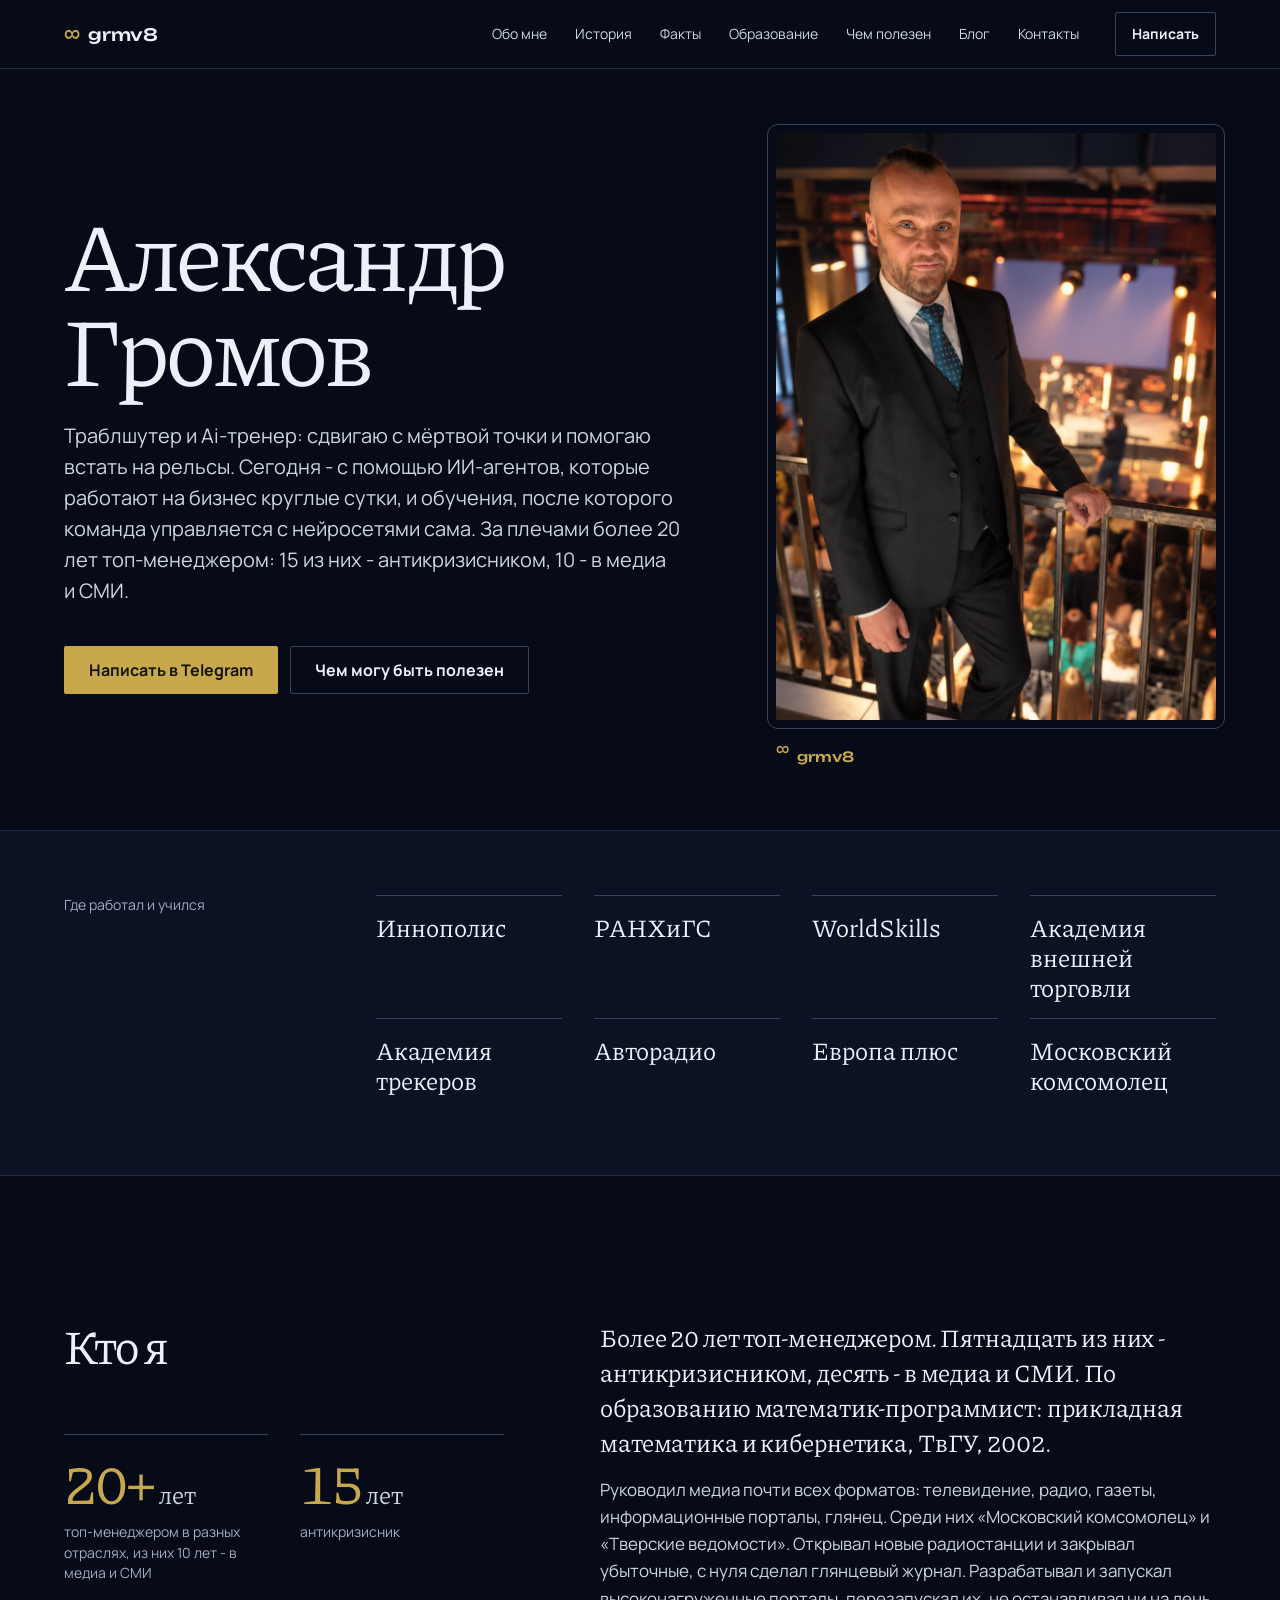
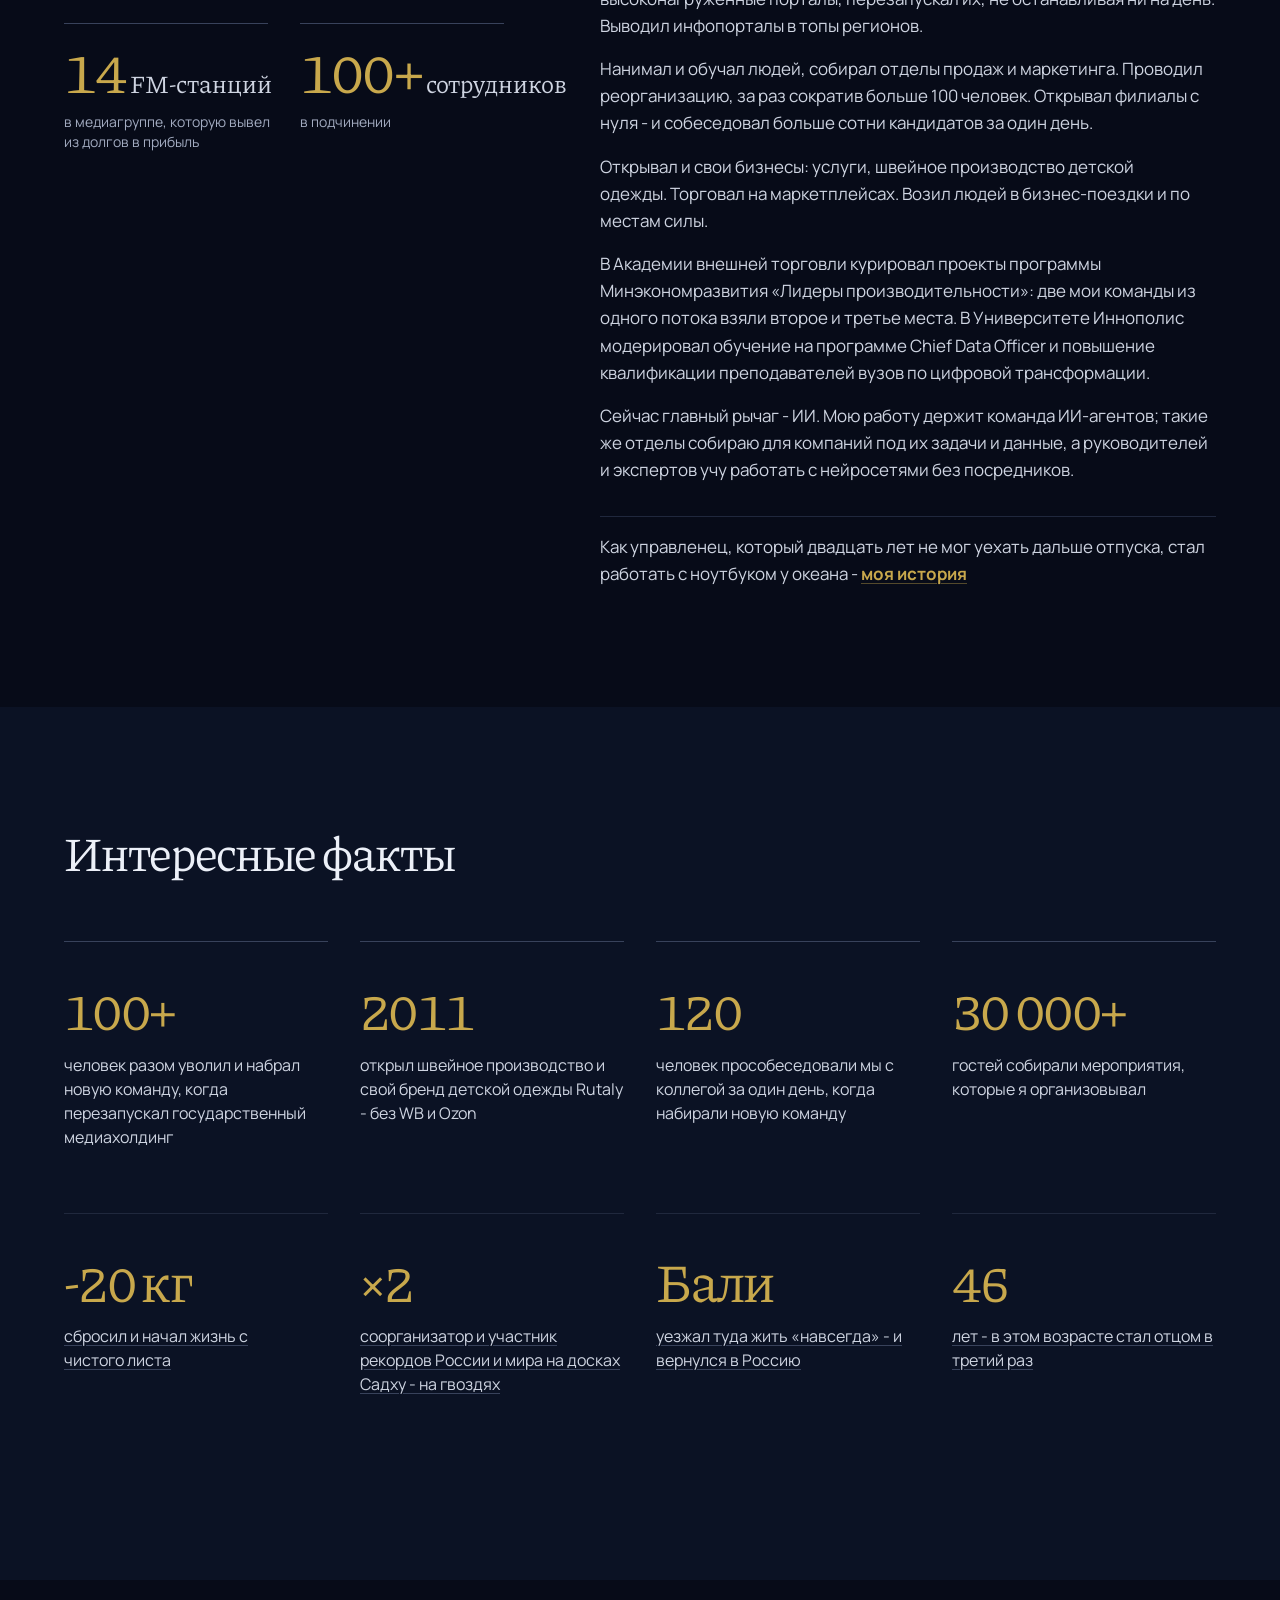
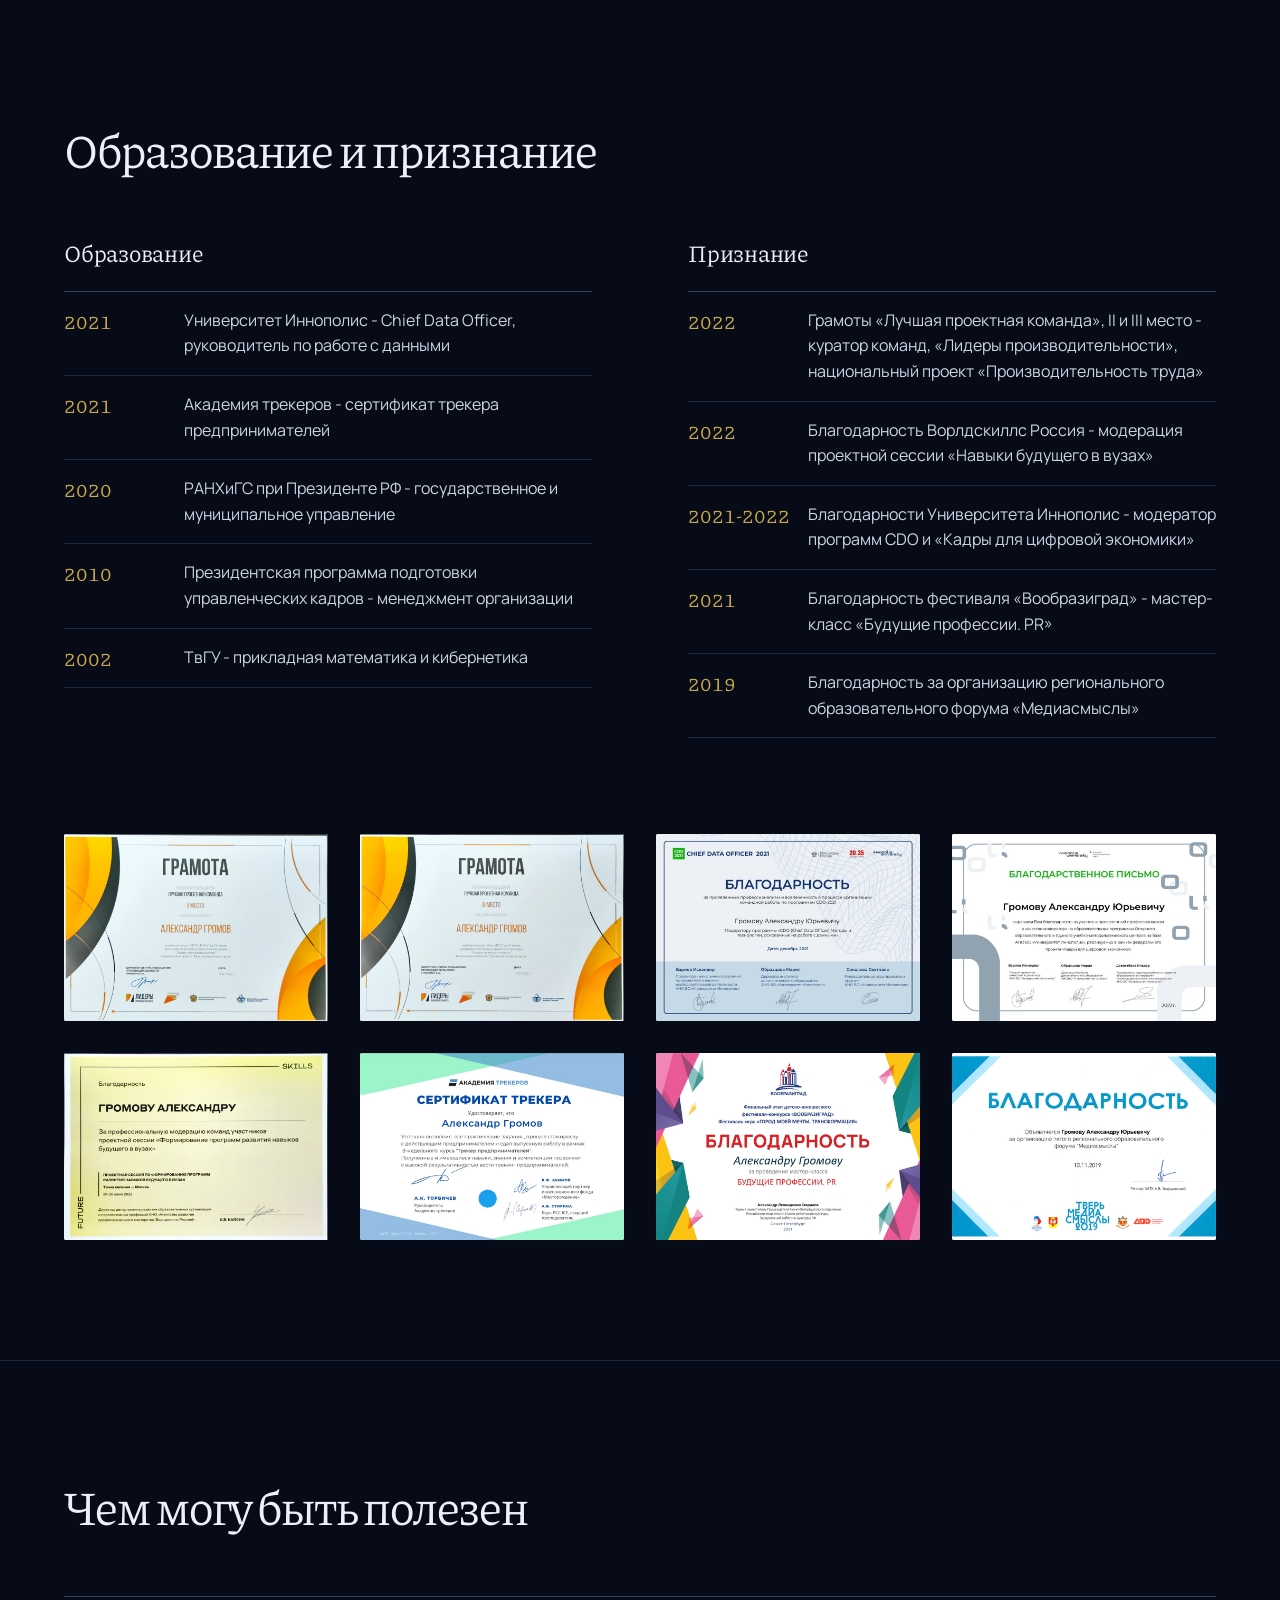
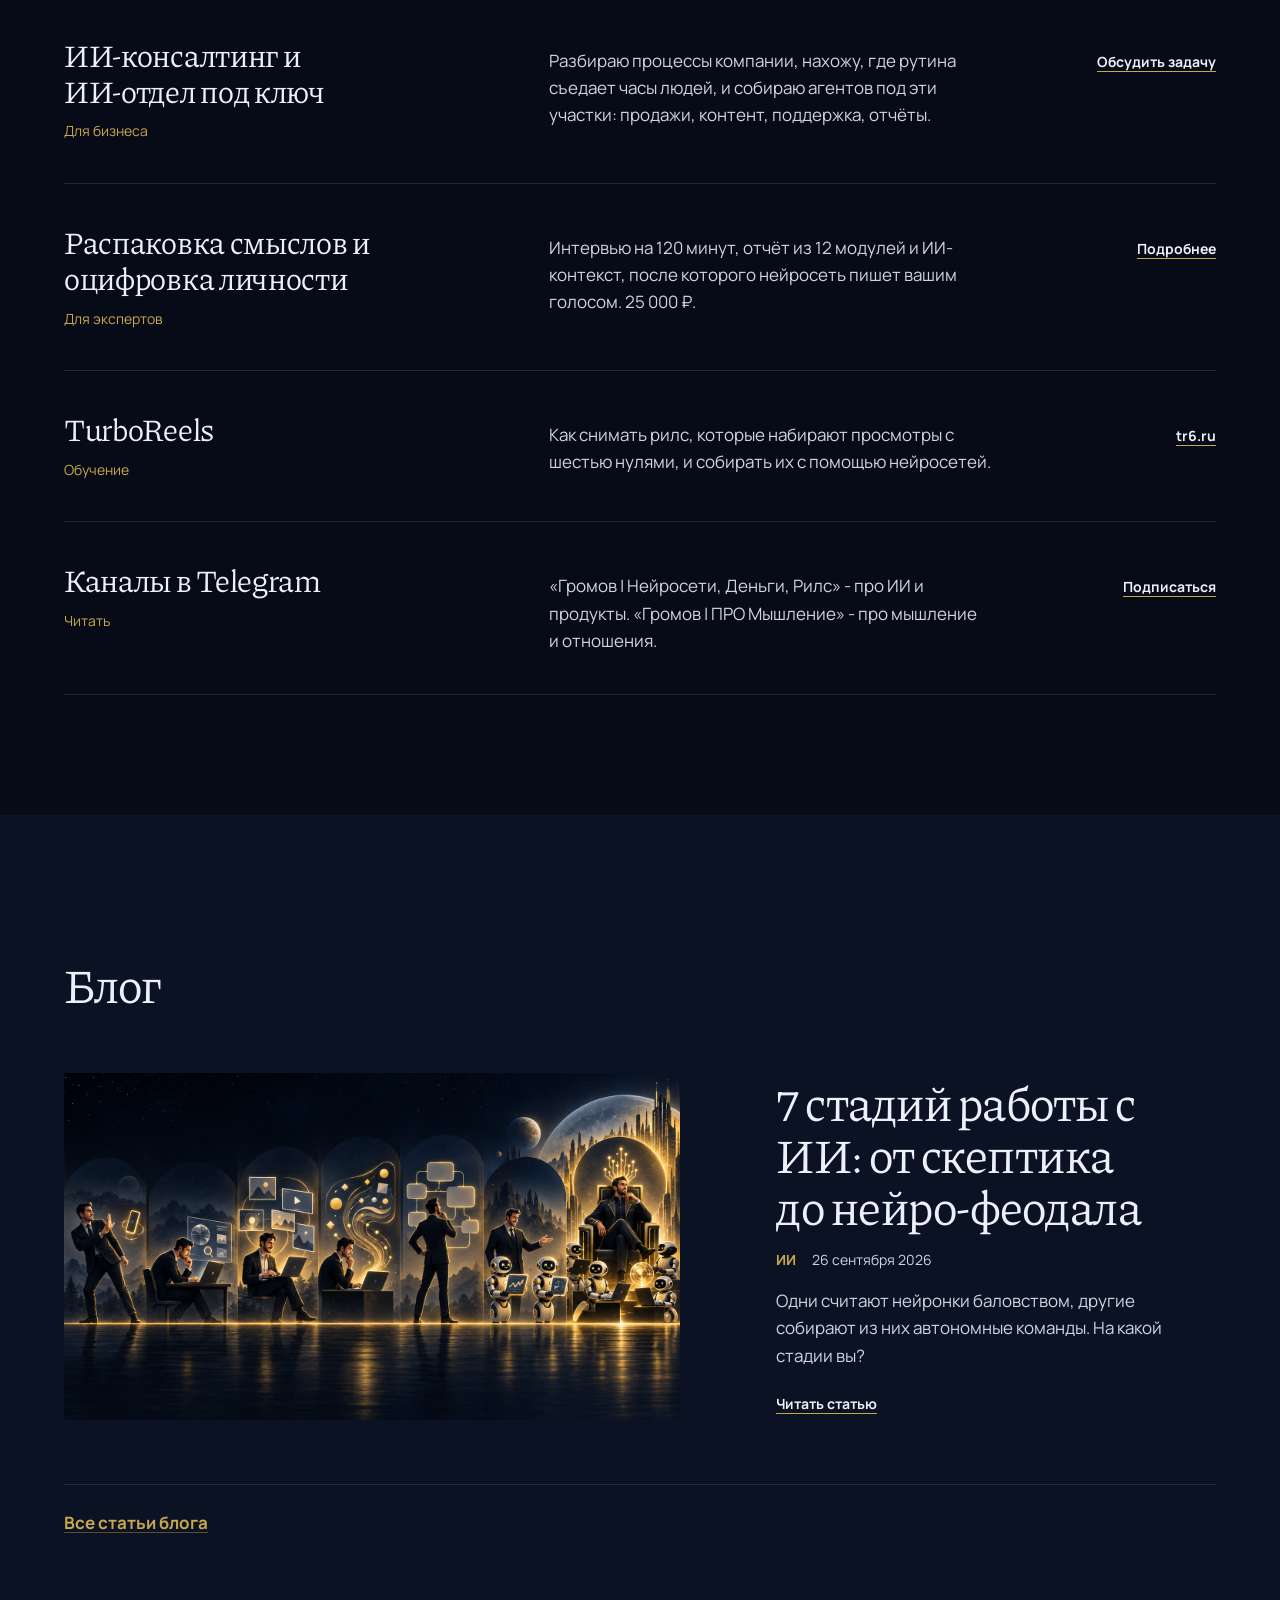
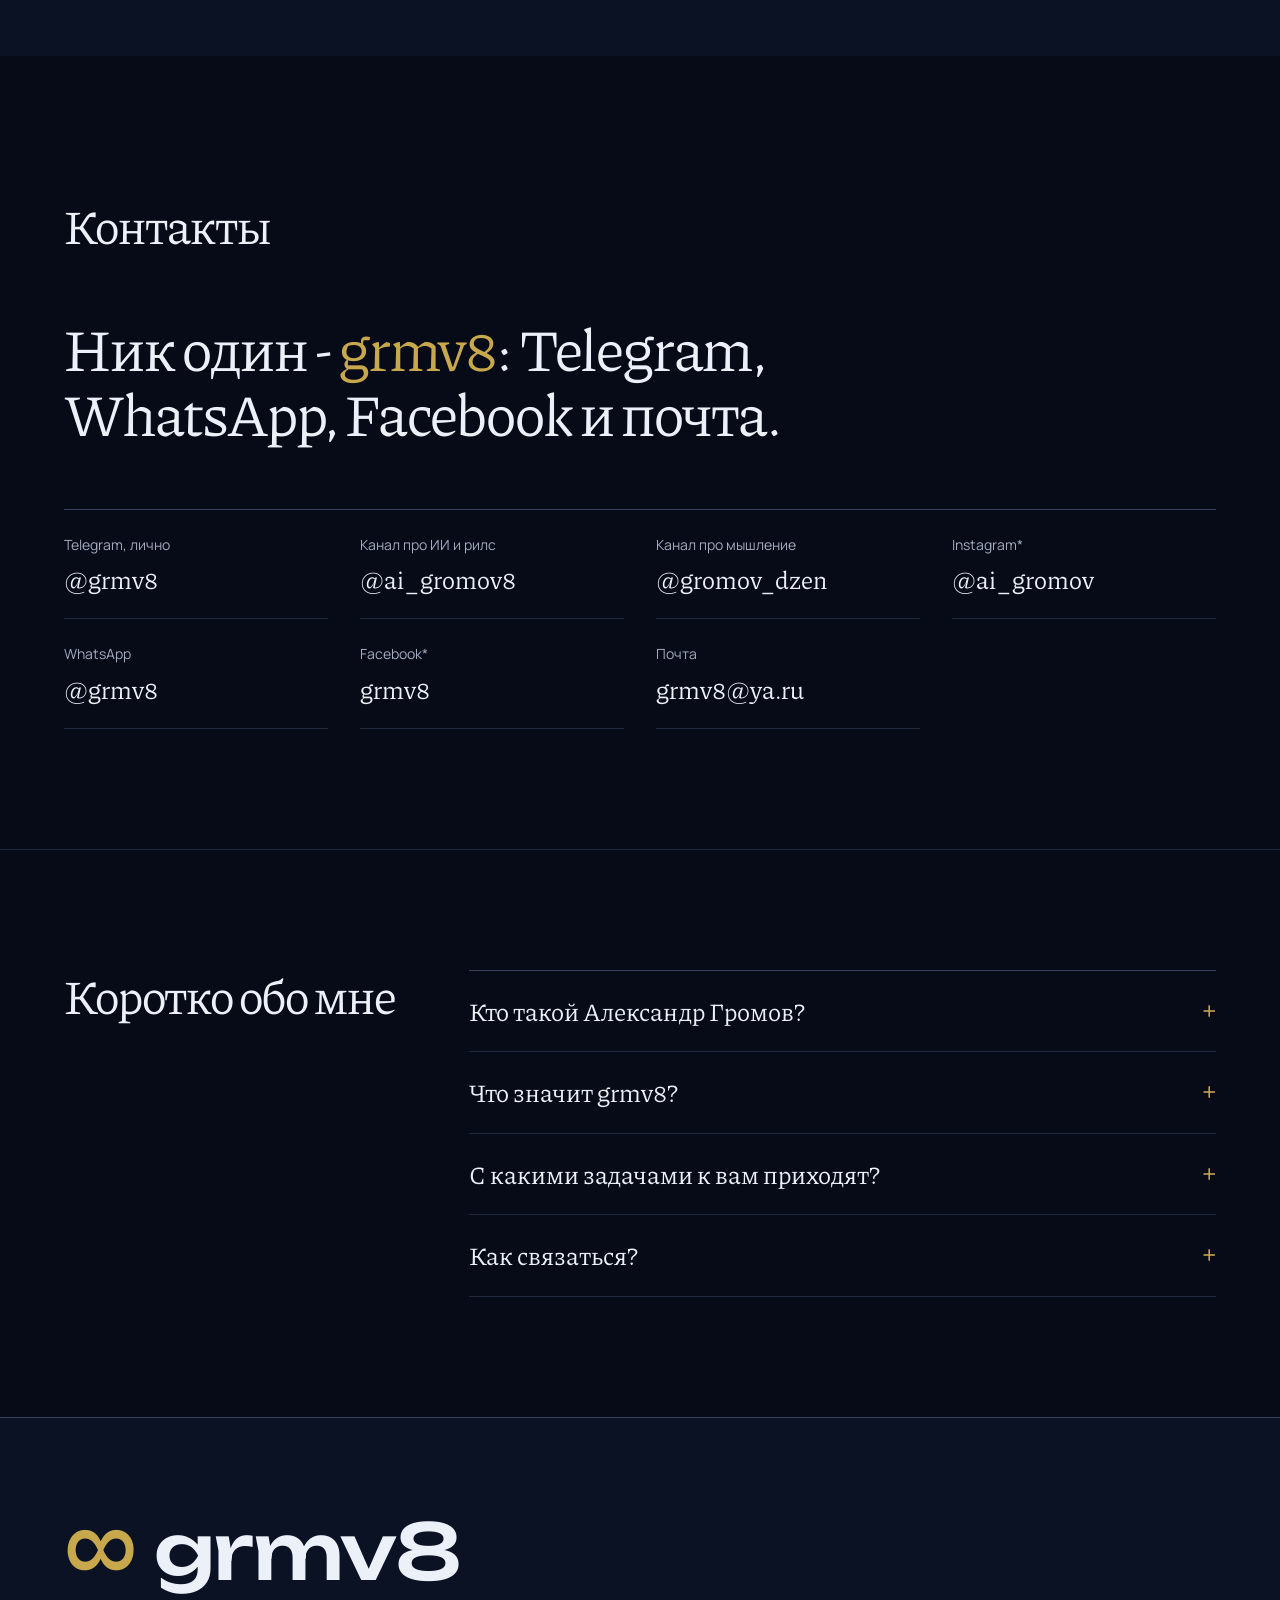
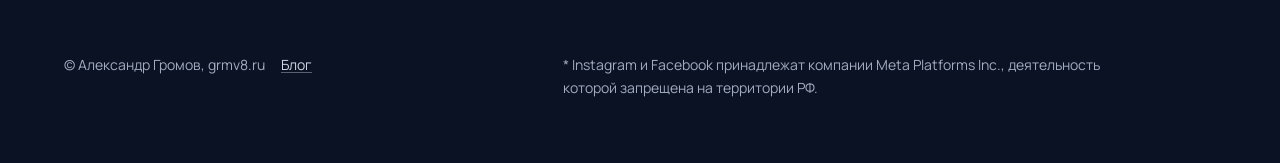
<file: index.html>
<!DOCTYPE html>
<html lang="ru">
<head>
<meta charset="UTF-8">
<meta name="viewport" content="width=device-width, initial-scale=1, viewport-fit=cover">
<title>Александр Громов (grmv8) - траблшутер и Ai-тренер, внедрение ИИ в бизнес</title>
<meta name="description" content="Александр Громов, ник grmv8 в Telegram, WhatsApp и Facebook. Траблшутер и Ai-тренер: более 20 лет топ-менеджером, 15 из них антикризисником, 10 - в медиа. Внедряет ИИ-отделы в бизнес и учит работать с нейросетями.">
<meta property="og:type" content="profile">
<meta property="og:url" content="https://grmv8.ru/">
<meta property="og:title" content="Александр Громов - grmv8">
<meta property="og:description" content="Траблшутер и Ai-тренер. Более 20 лет топ-менеджером: 15 - антикризисником, 10 - в медиа. Ник grmv8 - в Telegram, WhatsApp и Facebook.">
<meta property="og:image" content="https://grmv8.ru/og.png">
<meta property="og:image:width" content="1200">
<meta property="og:image:height" content="630">
<meta property="og:locale" content="ru_RU">
<meta property="profile:first_name" content="Александр">
<meta property="profile:last_name" content="Громов">
<meta property="profile:username" content="grmv8">
<meta name="twitter:card" content="summary_large_image">
<link rel="canonical" href="https://grmv8.ru/">
<meta name="robots" content="index, follow">
<link rel="icon" type="image/svg+xml" href="data:image/svg+xml;charset=utf-8,%3Csvg xmlns='http://www.w3.org/2000/svg' viewBox='0 0 100 100'%3E%3Cstyle%3E@keyframes rot { 0%25, 20%25 { transform: rotate(0deg); } 40%25, 70%25 { transform: rotate(90deg); } 90%25, 100%25 { transform: rotate(0deg); } } .sym { font-family: sans-serif; font-size: 80px; font-weight: bold; fill: %23c9a84c; transform-origin: 50px 50px; animation: rot 4s infinite ease-in-out; }%3C/style%3E%3Crect width='100' height='100' fill='%230b1224' rx='20'/%3E%3Ctext x='50' y='76' text-anchor='middle' class='sym'%3E∞%3C/text%3E%3C/svg%3E">
<link rel="preconnect" href="https://fonts.googleapis.com">
<link rel="preconnect" href="https://fonts.gstatic.com" crossorigin>
<link href="https://fonts.googleapis.com/css2?family=Manrope:wght@400;700&family=Piazzolla:opsz,wght@8..30,400&family=Unbounded:wght@500&display=swap" rel="stylesheet">
<link rel="stylesheet" href="site.css">
<script>document.documentElement.classList.add('js');</script>
<script type="application/ld+json">
{
  "@context": "https://schema.org",
  "@graph": [
    {
      "@type": "Person",
      "@id": "https://grmv8.ru/#person",
      "name": "Александр Громов",
      "givenName": "Александр",
      "familyName": "Громов",
      "additionalName": "Юрьевич",
      "alternateName": ["grmv8", "Громов Александр Юрьевич"],
      "url": "https://grmv8.ru/",
      "image": "https://grmv8.ru/photo.jpg",
      "email": "mailto:grmv8@ya.ru",
      "jobTitle": "Траблшутер и Ai-тренер, консультант по внедрению ИИ в бизнес",
      "description": "Траблшутер и Ai-тренер. Более 20 лет топ-менеджером, из них 15 лет антикризисным управленцем и 10 лет в медиа: телевидение, радио, газеты, информационные порталы, глянец. Бывший генеральный директор медиахолдинга РИА «Верхневолжье». Внедряет ИИ-отделы в бизнес и обучает работе с нейросетями.",
      "alumniOf": [
        {"@type": "CollegeOrUniversity", "name": "ТвГУ"},
        {"@type": "CollegeOrUniversity", "name": "РАНХиГС при Президенте РФ"},
        {"@type": "CollegeOrUniversity", "name": "Университет Иннополис"}
      ],
      "award": [
        "Лучшая проектная команда, II место, «Лидеры производительности», 2022",
        "Лучшая проектная команда, III место, «Лидеры производительности», 2022",
        "Благодарности Университета Иннополис, CDO и «Кадры для цифровой экономики», 2021-2022",
        "Благодарность Ворлдскиллс Россия, 2022"
      ],
      "knowsAbout": ["антикризисное управление", "искусственный интеллект", "ИИ-агенты", "внедрение ИИ в бизнес", "обучение работе с нейросетями", "маркетинг", "рилс", "монетизация медиа", "профайлинг"],
      "sameAs": [
        "https://t.me/grmv8",
        "https://wa.me/qr/2PC434GC3PRFO1",
        "https://www.facebook.com/grmv8",
        "https://t.me/ai_gromov8",
        "https://t.me/gromov_dzen",
        "https://www.instagram.com/ai_gromov/",
        "https://tr6.ru/"
      ]
    },
    {
      "@type": "WebSite",
      "@id": "https://grmv8.ru/#site",
      "url": "https://grmv8.ru/",
      "name": "grmv8 - Александр Громов",
      "inLanguage": "ru",
      "publisher": {"@id": "https://grmv8.ru/#person"}
    },
    {
      "@type": "FAQPage",
      "mainEntity": [
        {
          "@type": "Question",
          "name": "Кто такой Александр Громов?",
          "acceptedAnswer": {
            "@type": "Answer",
            "text": "Александр Юрьевич Громов - траблшутер и Ai-тренер. Более 20 лет топ-менеджером: 15 из них антикризисным управленцем, 10 - в медиа и СМИ (телевидение, радио, газеты, информационные порталы, глянец). В 2019-2021 годах генеральный директор медиахолдинга РИА «Верхневолжье», до этого исполнительный директор медиагруппы «Оазис» (14 FM-станций). Курировал проекты программы Минэкономразвития «Лидеры производительности» в Академии внешней торговли, модерировал программы Университета Иннополис. Сейчас внедряет ИИ-отделы в бизнес и учит руководителей и экспертов работать с нейросетями."
          }
        },
        {
          "@type": "Question",
          "name": "Что значит grmv8?",
          "acceptedAnswer": {
            "@type": "Answer",
            "text": "Это мой ник: «Громов» без гласных и восьмёрка. Положите её набок - получится знак бесконечности. Под этим ником я в Telegram, WhatsApp и Facebook*, почта - grmv8@ya.ru."
          }
        },
        {
          "@type": "Question",
          "name": "С какими задачами к вам приходят?",
          "acceptedAnswer": {
            "@type": "Answer",
            "text": "Бизнес - когда нужно снять рутину с людей: ответы клиентам, контент, отчёты, первичные продажи. Эксперты - когда нужно понять, что и кому продавать, и научить нейросеть писать их голосом."
          }
        },
        {
          "@type": "Question",
          "name": "Как связаться?",
          "acceptedAnswer": {
            "@type": "Answer",
            "text": "Проще всего написать в Telegram: t.me/grmv8."
          }
        }
      ]
    }
  ]
}
</script>
<!-- Yandex.Metrika counter -->
<script>
(function(m,e,t,r,i,k,a){m[i]=m[i]||function(){(m[i].a=m[i].a||[]).push(arguments)};m[i].l=1*new Date();for(var j=0;j<document.scripts.length;j++){if(document.scripts[j].src===r){return;}}k=e.createElement(t),a=e.getElementsByTagName(t)[0],k.async=1,k.src=r,a.parentNode.insertBefore(k,a)})(window,document,"script","https://mc.yandex.ru/metrika/tag.js","ym");
ym(113074093,"init",{clickmap:true,trackLinks:true,accurateTrackBounce:true,webvisor:true});
</script>
<!-- /Yandex.Metrika counter -->
</head>
<body>
<a class="skip" href="#main">К содержанию</a>
<div class="bar">
  <div class="container bar__in">
    <a class="wordmark" href="/" aria-label="grmv8, на главную"><span class="inf">∞</span> grmv8</a>
    <nav class="bar__nav" id="tnav" aria-label="Разделы">
      <a href="#kto">Обо мне</a>
      <a href="/istoriya/">История</a>
      <a href="#fakty">Факты</a>
      <a href="#obrazovanie">Образование</a>
      <a href="#napravleniya">Чем полезен</a>
      <a href="/blog/">Блог</a>
      <a href="#kontakty">Контакты</a>
    </nav>
    <a class="btn btn--quiet bar__cta" href="https://t.me/grmv8">Написать</a>
    <button class="burger" type="button" aria-controls="tnav" aria-expanded="false">Меню</button>
  </div>
</div>

<header class="hero">
  <div class="container hero__grid">
    <div class="hero__text">
      <h1>Александр Громов</h1>
      <p class="lead">Траблшутер и Ai-тренер: сдвигаю с мёртвой точки и помогаю встать на рельсы. Сегодня - с помощью ИИ-агентов, которые работают на бизнес круглые сутки, и обучения, после которого команда управляется с нейросетями сама. За плечами более 20 лет топ-менеджером: 15 из них - антикризисником, 10 - в медиа и СМИ.</p>
      <div class="actions">
        <a class="btn btn--primary" href="https://t.me/grmv8">Написать в Telegram</a>
        <a class="btn btn--quiet" href="#napravleniya">Чем могу быть полезен</a>
      </div>
    </div>
    <figure class="portrait">
      <img src="/img/portrait.jpg" alt="Александр Громов" width="900" height="1200" fetchpriority="high">
      <figcaption><span class="inf">∞</span> grmv8</figcaption>
    </figure>
  </div>
</header>

<section class="orgs" aria-labelledby="orgs-h">
  <div class="container orgs__in">
    <h2 id="orgs-h">Где работал и учился</h2>
    <ul>
      <li>Иннополис</li><li>РАНХиГС</li><li>WorldSkills</li><li>Академия внешней торговли</li><li>Академия трекеров</li><li>Авторадио</li><li>Европа плюс</li><li>Московский комсомолец</li>
    </ul>
  </div>
</section>

<main id="main">
  <section id="kto" class="sec sec--l">
    <div class="container kto__grid">
      <div class="kto__side">
        <h2>Кто я</h2>
        <ul class="figs">
          <li><b class="fig">20+<small>лет</small></b><span>топ-менеджером в разных отраслях, из них 10 лет - в медиа и СМИ</span></li>
          <li><b class="fig">15<small>лет</small></b><span>антикризисник</span></li>
          <li><b class="fig">14<small>FM-станций</small></b><span>в медиагруппе, которую вывел из долгов в прибыль</span></li>
          <li><b class="fig">100+<small>сотрудников</small></b><span>в подчинении</span></li>
        </ul>
      </div>
      <div class="prose">
        <p>Более 20 лет топ-менеджером. Пятнадцать из них - антикризисником, десять - в медиа и СМИ. По образованию математик-программист: прикладная математика и кибернетика, ТвГУ, 2002.</p>
        <p>Руководил медиа почти всех форматов: телевидение, радио, газеты, информационные порталы, глянец. Среди них «Московский комсомолец» и «Тверские ведомости». Открывал новые радиостанции и закрывал убыточные, с нуля сделал глянцевый журнал. Разрабатывал и запускал высоконагруженные порталы, перезапускал их, не останавливая ни на день. Выводил инфопорталы в топы регионов.</p>
        <p>Нанимал и обучал людей, собирал отделы продаж и маркетинга. Проводил реорганизацию, за раз сократив больше 100 человек. Открывал филиалы с нуля - и собеседовал больше сотни кандидатов за один день.</p>
        <p>Открывал и свои бизнесы: услуги, швейное производство детской одежды. Торговал на маркетплейсах. Возил людей в бизнес-поездки и по местам силы.</p>
        <p>В Академии внешней торговли курировал проекты программы Минэкономразвития «Лидеры производительности»: две мои команды из одного потока взяли второе и третье места. В Университете Иннополис модерировал обучение на программе Chief Data Officer и повышение квалификации преподавателей вузов по цифровой трансформации.</p>
        <p>Сейчас главный рычаг - ИИ. Мою работу держит команда ИИ-агентов; такие же отделы собираю для компаний под их задачи и данные, а руководителей и экспертов учу работать с нейросетями без посредников.</p>
        <p class="story-link">Как управленец, который двадцать лет не мог уехать дальше отпуска, стал работать с ноутбуком у океана - <a href="/istoriya/">моя история</a></p>
      </div>
    </div>
  </section>

  <section id="fakty" class="sec band">
    <div class="container">
      <div class="head"><h2>Интересные факты</h2></div>
      <ul class="facts">
        <li><div class="fact"><b class="fig">100+</b><p>человек разом уволил и набрал новую команду, когда перезапускал государственный медиахолдинг</p></div></li>
        <li><div class="fact"><b class="fig">2011</b><p>открыл швейное производство и свой бренд детской одежды Rutaly - без WB и Ozon</p></div></li>
        <li><div class="fact"><b class="fig">120</b><p>человек прособеседовали мы с коллегой за один день, когда набирали новую команду</p></div></li>
        <li><div class="fact"><b class="fig">30 000+</b><p>гостей собирали мероприятия, которые я организовывал</p></div></li>
        <li><a class="fact" href="/istoriya/#minus20"><b class="fig">-20 кг</b><p>сбросил и начал жизнь с чистого листа</p></a></li>
        <li><a class="fact" href="/istoriya/#gvozdi"><b class="fig">×2</b><p>соорганизатор и участник рекордов России и мира на досках Садху - на гвоздях</p></a></li>
        <li><a class="fact" href="/istoriya/#bali"><b class="fig">Бали</b><p>уезжал туда жить «навсегда» - и вернулся в Россию</p></a></li>
        <li><a class="fact" href="/istoriya/#otec"><b class="fig">46</b><p>лет - в этом возрасте стал отцом в третий раз</p></a></li>
      </ul>
    </div>
  </section>

  <section id="obrazovanie" class="sec sec--l">
    <div class="container">
      <div class="head"><h2>Образование и признание</h2></div>
      <div class="edu">
        <div>
          <h3>Образование</h3>
          <ul class="timeline">
            <li><b>2021</b><span class="tl-text">Университет Иннополис - Chief Data Officer, руководитель по работе с данными</span></li>
            <li><b>2021</b><span class="tl-text">Академия трекеров - сертификат трекера предпринимателей</span></li>
            <li><b>2020</b><span class="tl-text">РАНХиГС при Президенте РФ - государственное и муниципальное управление</span></li>
            <li><b>2010</b><span class="tl-text">Президентская программа подготовки управленческих кадров - менеджмент организации</span></li>
            <li><b>2002</b><span class="tl-text">ТвГУ - прикладная математика и кибернетика</span></li>
          </ul>
        </div>
        <div>
          <h3>Признание</h3>
          <ul class="timeline">
            <li><b>2022</b><span class="tl-text">Грамоты «Лучшая проектная команда», II и III место - куратор команд, «Лидеры производительности», национальный проект «Производительность труда»</span></li>
            <li><b>2022</b><span class="tl-text">Благодарность Ворлдскиллс Россия - модерация проектной сессии «Навыки будущего в вузах»</span></li>
            <li><b>2021-2022</b><span class="tl-text">Благодарности Университета Иннополис - модератор программ CDO и «Кадры для цифровой экономики»</span></li>
            <li><b>2021</b><span class="tl-text">Благодарность фестиваля «Вообразиград» - мастер-класс «Будущие профессии. PR»</span></li>
            <li><b>2019</b><span class="tl-text">Благодарность за организацию регионального образовательного форума «Медиасмыслы»</span></li>
          </ul>
        </div>
      </div>
      <ul class="certs">
        <li><a href="/img/liders-2.jpg"><img src="/img/liders-2.jpg" alt="Грамота «Лидеры производительности», II место, 2022" width="1000" height="706" loading="lazy"></a></li>
        <li><a href="/img/liders-3.jpg"><img src="/img/liders-3.jpg" alt="Грамота «Лидеры производительности», III место, 2022" width="1000" height="708" loading="lazy"></a></li>
        <li><a href="/img/innopolis-cdo-2021.jpg"><img src="/img/innopolis-cdo-2021.jpg" alt="Благодарности Университета Иннополис, CDO и «Кадры для цифровой экономики», 2021-2022" width="1000" height="708" loading="lazy"></a></li>
        <li><a href="/img/innopolis-ooc-2022.jpg"><img src="/img/innopolis-ooc-2022.jpg" alt="Благодарственное письмо Университета Иннополис, 2022" width="1000" height="708" loading="lazy"></a></li>
        <li><a href="/img/worldskills-2022.jpg"><img src="/img/worldskills-2022.jpg" alt="Благодарность Ворлдскиллс Россия, 2022" width="1000" height="706" loading="lazy"></a></li>
        <li><a href="/img/tracker-2021.jpg"><img src="/img/tracker-2021.jpg" alt="Сертификат трекера, Академия трекеров, 2021" width="1000" height="706" loading="lazy"></a></li>
        <li><a href="/img/voobrazigrad-2021.jpg"><img src="/img/voobrazigrad-2021.jpg" alt="Благодарность за мастер-класс «Будущие профессии. PR», 2021" width="1000" height="708" loading="lazy"></a></li>
        <li><a href="/img/mediasmysly-2019.jpg"><img src="/img/mediasmysly-2019.jpg" alt="Благодарность за форум «Медиасмыслы», 2019" width="1000" height="696" loading="lazy"></a></li>
      </ul>
    </div>
  </section>

  <section id="napravleniya" class="sec rule-top">
    <div class="container">
      <div class="head"><h2>Чем могу быть полезен</h2></div>
      <ul class="dirs">
        <li><a class="dir" href="https://t.me/grmv8">
          <div><h3>ИИ-консалтинг и ИИ-отдел под ключ</h3><p class="dir__who">Для бизнеса</p></div>
          <p class="dir__text">Разбираю процессы компании, нахожу, где рутина съедает часы людей, и собираю агентов под эти участки: продажи, контент, поддержка, отчёты.</p>
          <span class="dir__go">Обсудить задачу</span>
        </a></li>
        <li><a class="dir" href="/raspakovka/">
          <div><h3>Распаковка смыслов и оцифровка личности</h3><p class="dir__who">Для экспертов</p></div>
          <p class="dir__text">Интервью на 120 минут, отчёт из 12 модулей и ИИ-контекст, после которого нейросеть пишет вашим голосом. 25 000 ₽.</p>
          <span class="dir__go">Подробнее</span>
        </a></li>
        <li><a class="dir" href="https://tr6.ru/">
          <div><h3>TurboReels</h3><p class="dir__who">Обучение</p></div>
          <p class="dir__text">Как снимать рилс, которые набирают просмотры с шестью нулями, и собирать их с помощью нейросетей.</p>
          <span class="dir__go">tr6.ru</span>
        </a></li>
        <li><a class="dir" href="https://t.me/ai_gromov8">
          <div><h3>Каналы в Telegram</h3><p class="dir__who">Читать</p></div>
          <p class="dir__text">«Громов | Нейросети, Деньги, Рилс» - про ИИ и продукты. «Громов | ПРО Мышление» - про мышление и отношения.</p>
          <span class="dir__go">Подписаться</span>
        </a></li>
      </ul>
    </div>
  </section>

  <section id="blog" class="sec sec--l band">
    <div class="container">
      <div class="head"><h2>Блог</h2></div>
      <a class="teaser" href="/blog/nejro-feodal/">
        <img src="/img/blog/nejro-feodal.jpg" alt="Семь стадий работы с ИИ: от скептика с телефоном до нейро-феодала на троне среди ИИ-агентов" width="1600" height="900" loading="lazy">
        <div>
          <h3>7 стадий работы с ИИ: от скептика до нейро-феодала</h3>
          <p class="meta"><b>ИИ</b><time datetime="2026-09-26">26 сентября 2026</time></p>
          <p>Одни считают нейронки баловством, другие собирают из них автономные команды. На какой стадии вы?</p>
          <span class="go">Читать статью</span>
        </div>
      </a>
      <p class="blog-all"><a href="/blog/">Все статьи блога</a></p>
    </div>
  </section>

  <section id="kontakty" class="sec sec--l">
    <div class="container">
      <div class="head"><h2>Контакты</h2></div>
      <p class="one-nick">Ник один - <span class="gold">grmv8</span>: Telegram, WhatsApp, Facebook и почта.</p>
      <ul class="contacts">
        <li><a class="contact" href="https://t.me/grmv8"><span>Telegram, лично</span><strong>@grmv8</strong></a></li>
        <li><a class="contact" href="https://t.me/ai_gromov8"><span>Канал про ИИ и рилс</span><strong>@ai_gromov8</strong></a></li>
        <li><a class="contact" href="https://t.me/gromov_dzen"><span>Канал про мышление</span><strong>@gromov_dzen</strong></a></li>
        <li><a class="contact" href="https://www.instagram.com/ai_gromov/"><span>Instagram*</span><strong>@ai_gromov</strong></a></li>
        <li><a class="contact" href="https://wa.me/qr/2PC434GC3PRFO1"><span>WhatsApp</span><strong>@grmv8</strong></a></li>
        <li><a class="contact" href="https://www.facebook.com/grmv8"><span>Facebook*</span><strong>grmv8</strong></a></li>
        <li><a class="contact" href="mailto:grmv8@ya.ru"><span>Почта</span><strong>grmv8@ya.ru</strong></a></li>
      </ul>
    </div>
  </section>

  <section id="voprosy" class="sec rule-top">
    <div class="container faq">
      <h2>Коротко обо мне</h2>
      <div class="faq__list">
        <details>
          <summary>Кто такой Александр Громов?</summary>
          <p>Александр Юрьевич Громов - траблшутер и Ai-тренер. Более 20 лет топ-менеджером: 15 из них антикризисным управленцем, 10 - в медиа и СМИ (телевидение, радио, газеты, информационные порталы, глянец). В 2019-2021 годах генеральный директор медиахолдинга РИА «Верхневолжье», до этого исполнительный директор медиагруппы «Оазис» (14 FM-станций). Курировал проекты программы Минэкономразвития «Лидеры производительности» в Академии внешней торговли, модерировал программы Университета Иннополис. Сейчас внедряет ИИ-отделы в бизнес и учит руководителей и экспертов работать с нейросетями.</p>
        </details>
        <details>
          <summary>Что значит grmv8?</summary>
          <p>Это мой ник: «Громов» без гласных и восьмёрка. Положите её набок - получится знак бесконечности. Под этим ником я в Telegram, WhatsApp и Facebook*, почта - grmv8@ya.ru.</p>
        </details>
        <details>
          <summary>С какими задачами к вам приходят?</summary>
          <p>Бизнес - когда нужно снять рутину с людей: ответы клиентам, контент, отчёты, первичные продажи. Эксперты - когда нужно понять, что и кому продавать, и научить нейросеть писать их голосом.</p>
        </details>
        <details>
          <summary>Как связаться?</summary>
          <p>Проще всего написать в Telegram: <a class="gold" href="https://t.me/grmv8">t.me/grmv8</a>.</p>
        </details>
      </div>
    </div>
  </section>
</main>

<footer class="foot">
  <div class="container">
    <p class="foot__mark" aria-hidden="true"><span class="inf">∞</span> grmv8</p>
    <div class="foot__lines">
      <p><span>© Александр Громов, grmv8.ru</span><a href="/blog/">Блог</a></p>
      <p>* Instagram и Facebook принадлежат компании Meta Platforms Inc., деятельность которой запрещена на территории РФ.</p>
    </div>
  </div>
</footer>

<dialog class="lb" id="lb" aria-label="Грамота">
  <form method="dialog"><button class="lb__close" type="submit">Закрыть</button></form>
</dialog>

<script>
(function(){
  // top navigation: disclosure under 66rem
  var bar=document.querySelector('.bar'),bg=bar.querySelector('.burger');
  bg.addEventListener('click',function(){var o=bar.classList.toggle('is-open');bg.setAttribute('aria-expanded',o)});
  bar.querySelectorAll('.bar__nav a').forEach(function(a){a.addEventListener('click',function(){bar.classList.remove('is-open');bg.setAttribute('aria-expanded','false')})});
  // certificates open full size
  var lb=document.getElementById('lb'),lbImg=document.createElement('img');lbImg.width=1000;lbImg.height=708;lb.appendChild(lbImg);
  document.querySelectorAll('.certs a').forEach(function(a){a.addEventListener('click',function(ev){
    if(!lb.showModal)return;
    ev.preventDefault();lbImg.src=a.getAttribute('href');lbImg.alt=a.querySelector('img').alt;lb.showModal();
  })});
  lb.addEventListener('click',function(e){if(e.target===lb)lb.close()});
})();
</script>
</body>
</html>
</file>
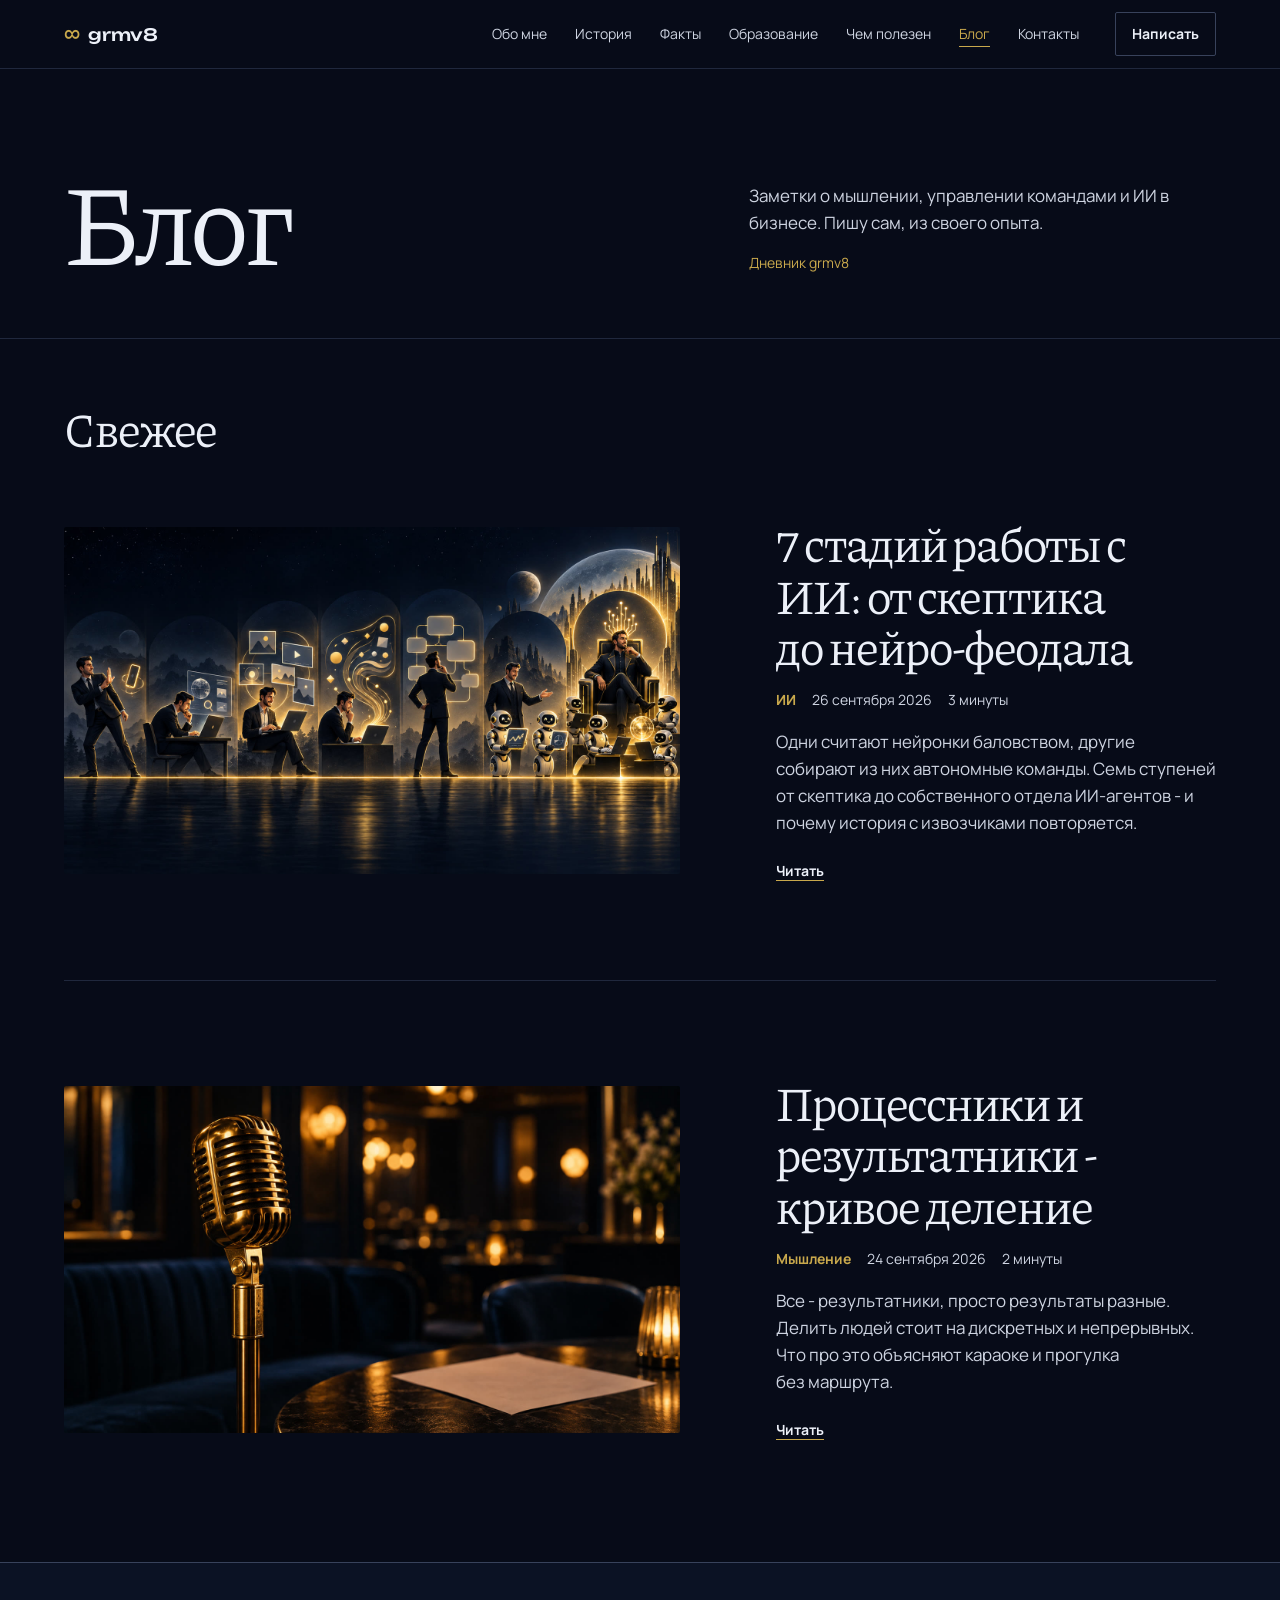
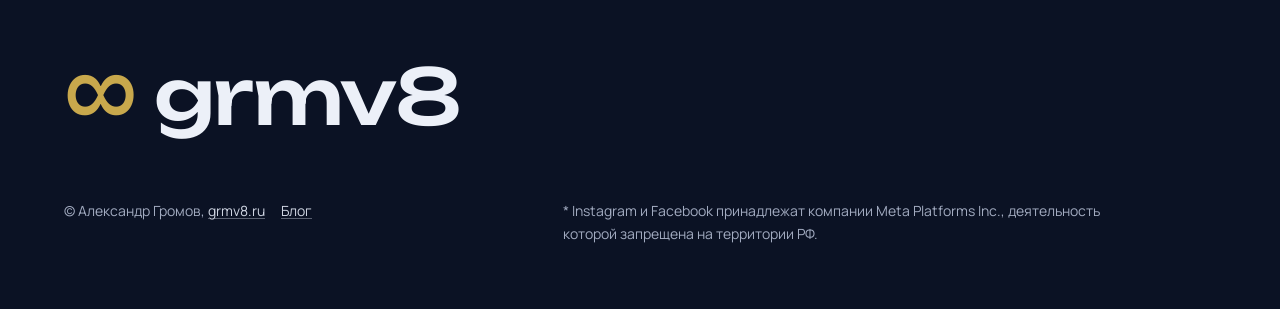
<file: blog/index.html>
<!DOCTYPE html>
<html lang="ru">
<head>
<meta charset="UTF-8">
<meta name="viewport" content="width=device-width, initial-scale=1, viewport-fit=cover">
<title>Блог Александра Громова - мышление, управление, ИИ</title>
<meta name="description" content="Заметки Александра Громова (grmv8) о мышлении, управлении командами и ИИ в бизнесе. Из опыта топ-менеджера, антикризисника и Ai-тренера.">
<meta property="og:type" content="website">
<meta property="og:url" content="https://grmv8.ru/blog/">
<meta property="og:title" content="Блог Александра Громова">
<meta property="og:description" content="Заметки о мышлении, управлении командами и ИИ в бизнесе.">
<meta property="og:image" content="https://grmv8.ru/img/blog/diskretnye-i-nepreryvnye-og.jpg">
<meta property="og:locale" content="ru_RU">
<meta name="twitter:card" content="summary_large_image">
<link rel="canonical" href="https://grmv8.ru/blog/">
<meta name="robots" content="index, follow">
<link rel="icon" type="image/svg+xml" href="data:image/svg+xml;charset=utf-8,%3Csvg xmlns='http://www.w3.org/2000/svg' viewBox='0 0 100 100'%3E%3Cstyle%3E@keyframes rot { 0%25, 20%25 { transform: rotate(0deg); } 40%25, 70%25 { transform: rotate(90deg); } 90%25, 100%25 { transform: rotate(0deg); } } .sym { font-family: sans-serif; font-size: 80px; font-weight: bold; fill: %23c9a84c; transform-origin: 50px 50px; animation: rot 4s infinite ease-in-out; }%3C/style%3E%3Crect width='100' height='100' fill='%230b1224' rx='20'/%3E%3Ctext x='50' y='76' text-anchor='middle' class='sym'%3E∞%3C/text%3E%3C/svg%3E">
<link rel="preconnect" href="https://fonts.googleapis.com">
<link rel="preconnect" href="https://fonts.gstatic.com" crossorigin>
<link href="https://fonts.googleapis.com/css2?family=Manrope:wght@400;700&family=Piazzolla:opsz,wght@8..30,400&family=Unbounded:wght@500&display=swap" rel="stylesheet">
<link rel="stylesheet" href="../site.css">
<script>document.documentElement.classList.add('js');</script>
<script type="application/ld+json">
{
  "@context": "https://schema.org",
  "@type": "Blog",
  "name": "Блог Александра Громова",
  "url": "https://grmv8.ru/blog/",
  "inLanguage": "ru-RU",
  "author": {"@type": "Person", "@id": "https://grmv8.ru/#person", "name": "Александр Громов", "url": "https://grmv8.ru/"},
  "blogPost": [
    {"@type": "BlogPosting", "headline": "7 стадий работы с ИИ: от скептика до нейро-феодала", "url": "https://grmv8.ru/blog/nejro-feodal/", "datePublished": "2026-09-26", "image": "https://grmv8.ru/img/blog/nejro-feodal.jpg"},
    {"@type": "BlogPosting", "headline": "Процессники и результатники - кривое деление", "url": "https://grmv8.ru/blog/diskretnye-i-nepreryvnye/", "datePublished": "2026-09-24", "image": "https://grmv8.ru/img/blog/diskretnye-i-nepreryvnye.jpg"}
  ]
}
</script>
<!-- Yandex.Metrika counter -->
<script>
(function(m,e,t,r,i,k,a){m[i]=m[i]||function(){(m[i].a=m[i].a||[]).push(arguments)};m[i].l=1*new Date();for(var j=0;j<document.scripts.length;j++){if(document.scripts[j].src===r){return;}}k=e.createElement(t),a=e.getElementsByTagName(t)[0],k.async=1,k.src=r,a.parentNode.insertBefore(k,a)})(window,document,"script","https://mc.yandex.ru/metrika/tag.js","ym");
ym(113074093,"init",{clickmap:true,trackLinks:true,accurateTrackBounce:true,webvisor:true});
</script>
<!-- /Yandex.Metrika counter -->
</head>
<body>
<a class="skip" href="#main">К содержанию</a>
<div class="bar">
  <div class="container bar__in">
    <a class="wordmark" href="/" aria-label="grmv8, на главную"><span class="inf">∞</span> grmv8</a>
    <nav class="bar__nav" id="tnav" aria-label="Разделы">
      <a href="/#kto">Обо мне</a>
      <a href="/istoriya/">История</a>
      <a href="/#fakty">Факты</a>
      <a href="/#obrazovanie">Образование</a>
      <a href="/#napravleniya">Чем полезен</a>
      <a href="/blog/" aria-current="page">Блог</a>
      <a href="/#kontakty">Контакты</a>
    </nav>
    <a class="btn btn--quiet bar__cta" href="https://t.me/grmv8">Написать</a>
    <button class="burger" type="button" aria-controls="tnav" aria-expanded="false">Меню</button>
  </div>
</div>
<main id="main">
<header class="bhead">
  <div class="container bhead__in">
    <h1>Блог</h1>
    <div>
      <p>Заметки о мышлении, управлении командами и ИИ в бизнесе. Пишу сам, из своего опыта.</p>
      <p class="bhead__run">Дневник grmv8</p>
    </div>
  </div>
</header>

<section class="fresh" aria-labelledby="fresh-h">
  <div class="container">
    <h2 id="fresh-h">Свежее</h2>
    <div class="plist">
      <a class="pcard" href="/blog/nejro-feodal/">
        <img src="/img/blog/nejro-feodal.jpg" alt="Семь стадий работы с ИИ: от скептика с телефоном до нейро-феодала на троне среди ИИ-агентов" width="1600" height="900">
        <div class="in">
          <h2>7 стадий работы с ИИ: от скептика до нейро-феодала</h2>
          <p class="meta"><b>ИИ</b><time datetime="2026-09-26">26 сентября 2026</time><span>3 минуты</span></p>
          <p>Одни считают нейронки баловством, другие собирают из них автономные команды. Семь ступеней от скептика до собственного отдела ИИ-агентов - и почему история с извозчиками повторяется.</p>
          <span class="go">Читать</span>
        </div>
      </a>
      <a class="pcard" href="/blog/diskretnye-i-nepreryvnye/">
        <img src="/img/blog/diskretnye-i-nepreryvnye.jpg" alt="Золотой микрофон в пустом караоке-баре" width="1600" height="900" loading="lazy">
        <div class="in">
          <h2>Процессники и результатники - кривое деление</h2>
          <p class="meta"><b>Мышление</b><time datetime="2026-09-24">24 сентября 2026</time><span>2 минуты</span></p>
          <p>Все - результатники, просто результаты разные. Делить людей стоит на дискретных и непрерывных. Что про это объясняют караоке и прогулка без маршрута.</p>
          <span class="go">Читать</span>
        </div>
      </a>
    </div>
  </div>
</section>
</main>

<footer class="foot">
  <div class="container">
    <p class="foot__mark" aria-hidden="true"><span class="inf">∞</span> grmv8</p>
    <div class="foot__lines">
      <p><span>© Александр Громов, <a href="/">grmv8.ru</a></span><a href="/blog/">Блог</a></p>
      <p>* Instagram и Facebook принадлежат компании Meta Platforms Inc., деятельность которой запрещена на территории РФ.</p>
    </div>
  </div>
</footer>

<script>
(function(){
  // top navigation: disclosure under 66rem
  var bar=document.querySelector('.bar'),bg=bar.querySelector('.burger');
  bg.addEventListener('click',function(){var o=bar.classList.toggle('is-open');bg.setAttribute('aria-expanded',o)});
  bar.querySelectorAll('.bar__nav a').forEach(function(a){a.addEventListener('click',function(){bar.classList.remove('is-open');bg.setAttribute('aria-expanded','false')})});
})();
</script>
</body>
</html>
</file>
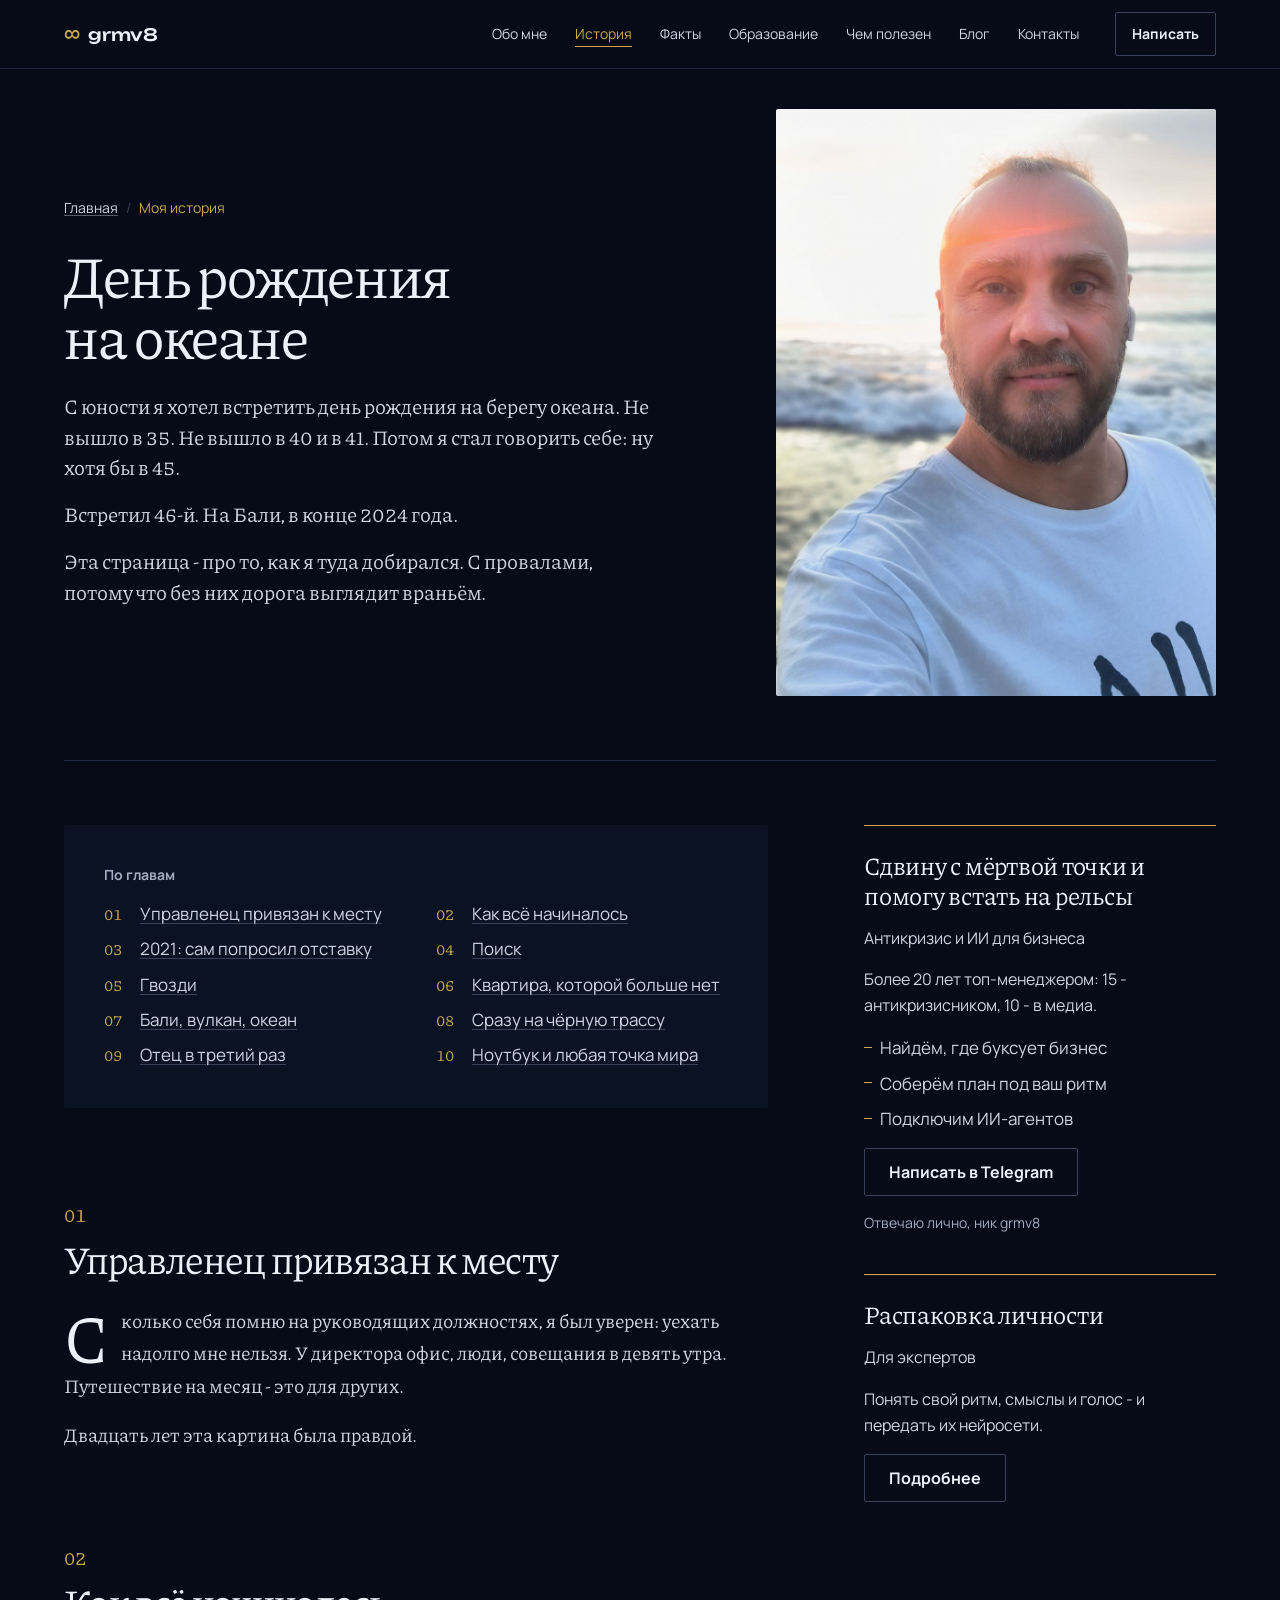
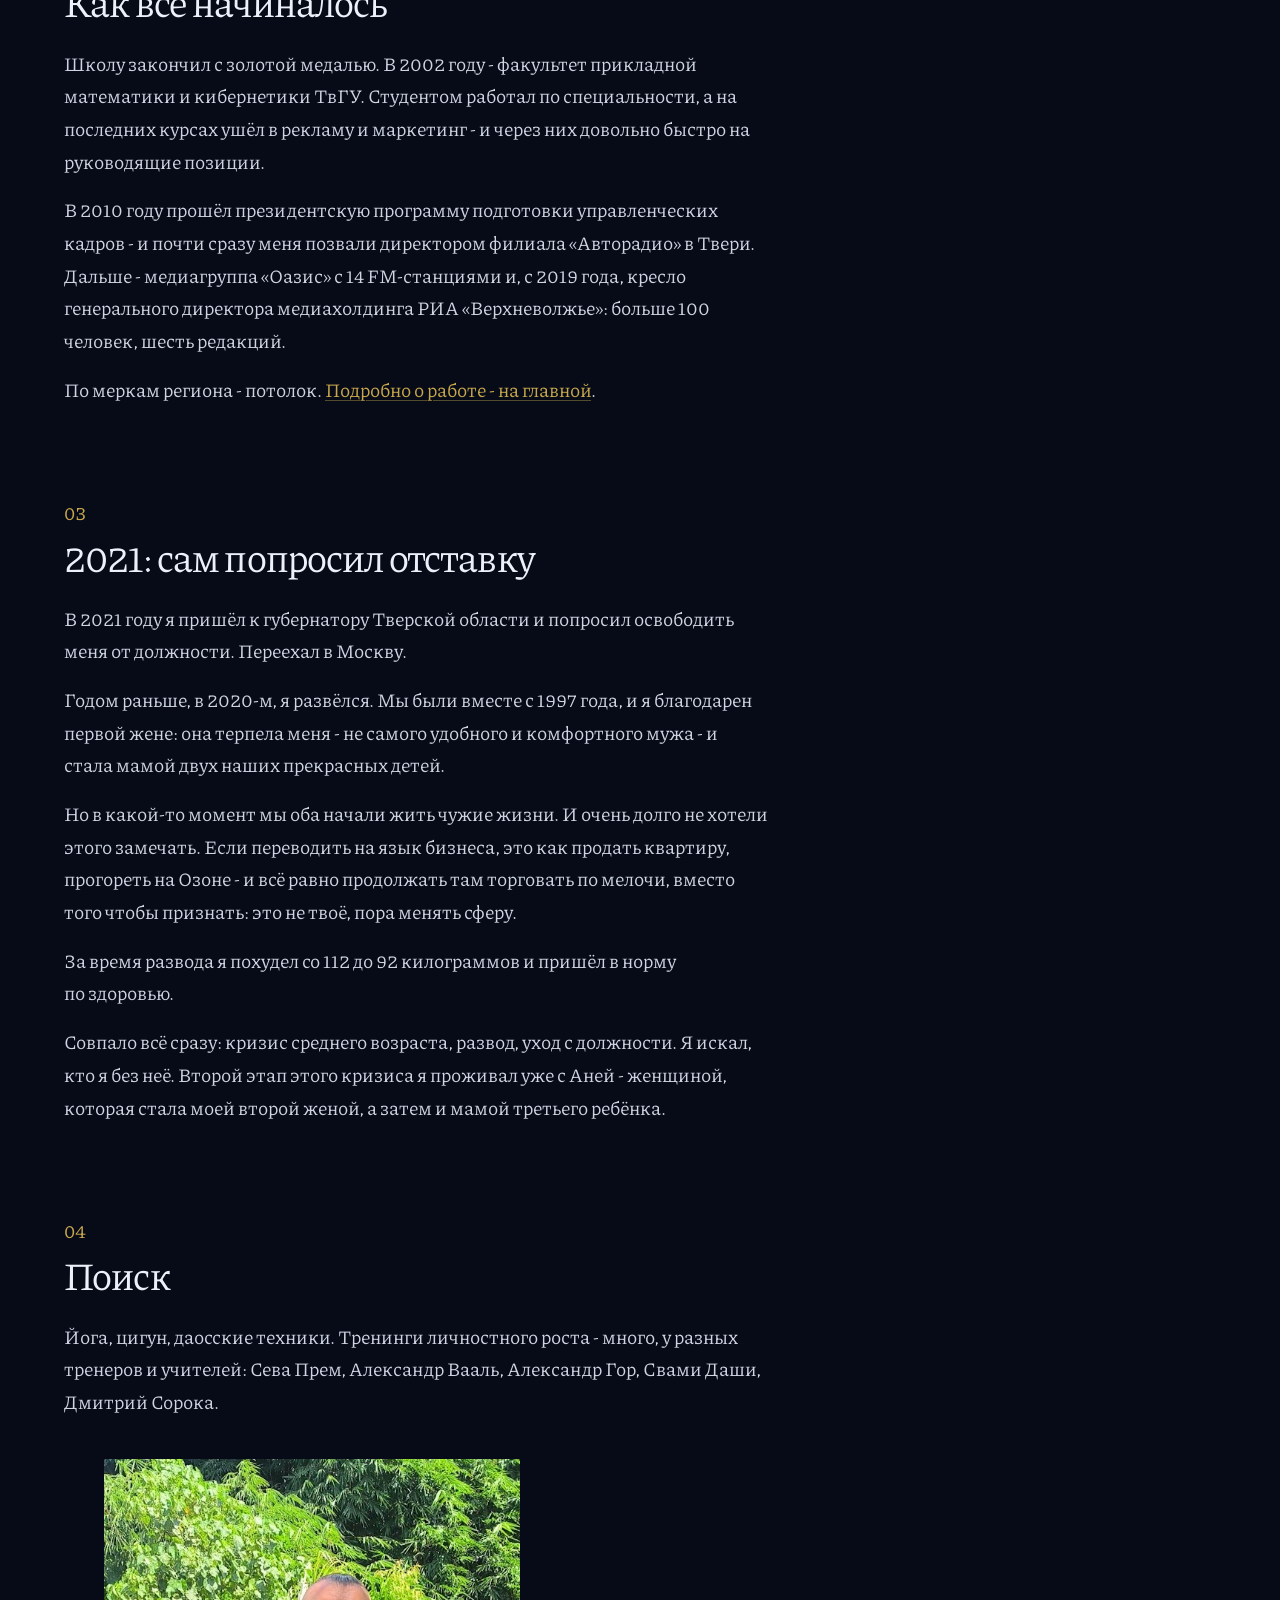
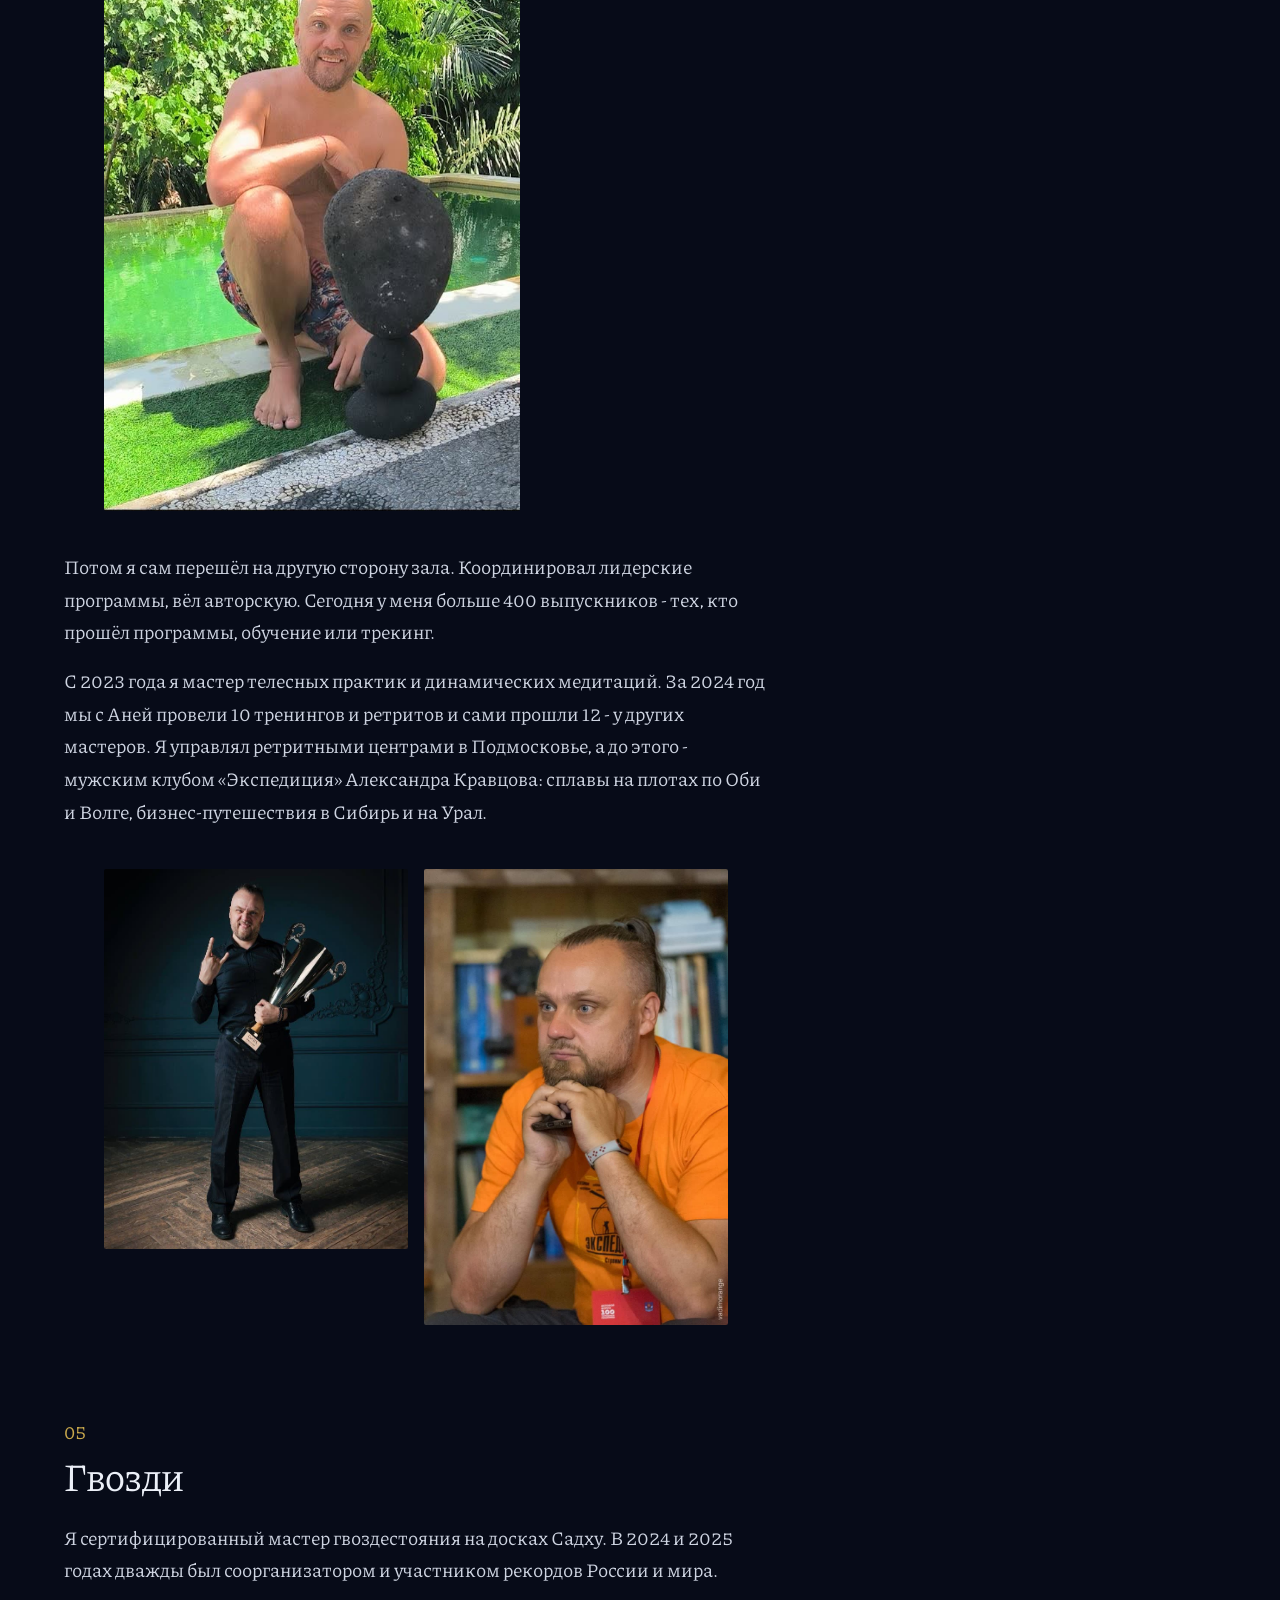
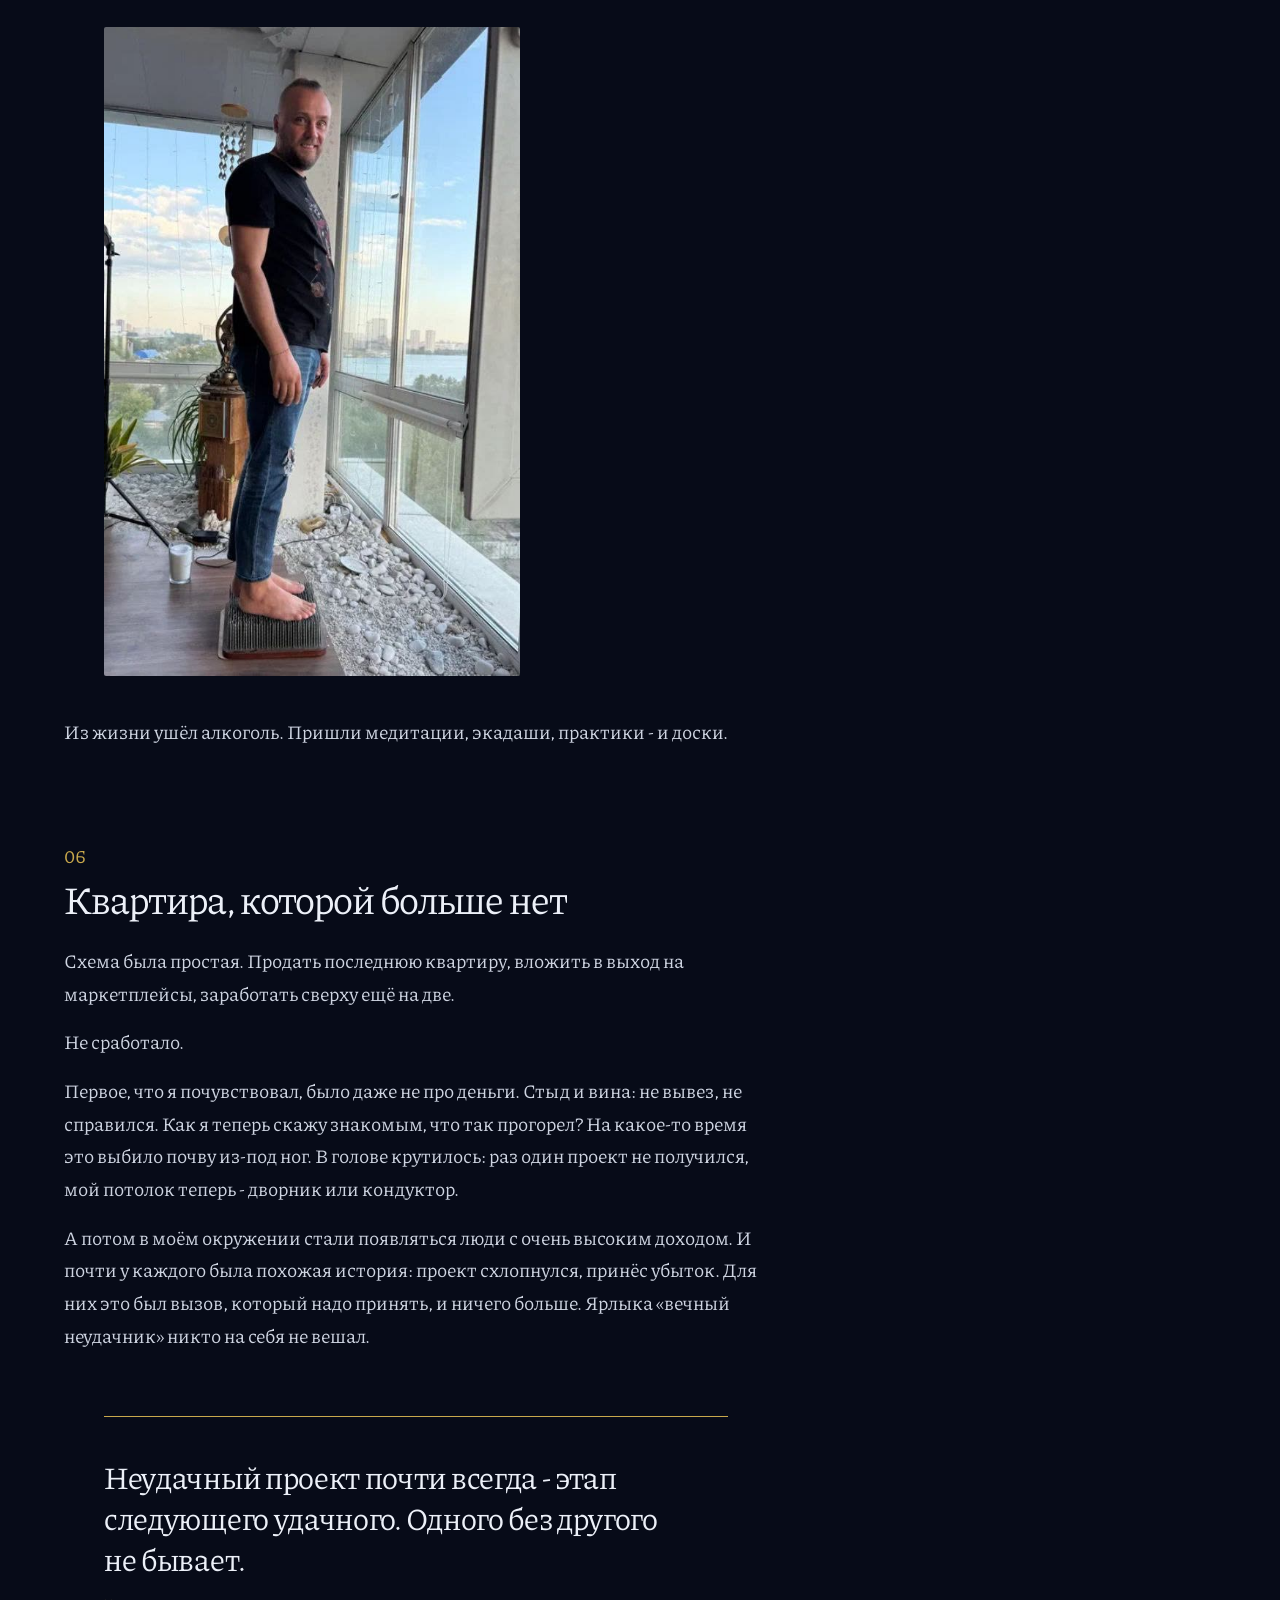
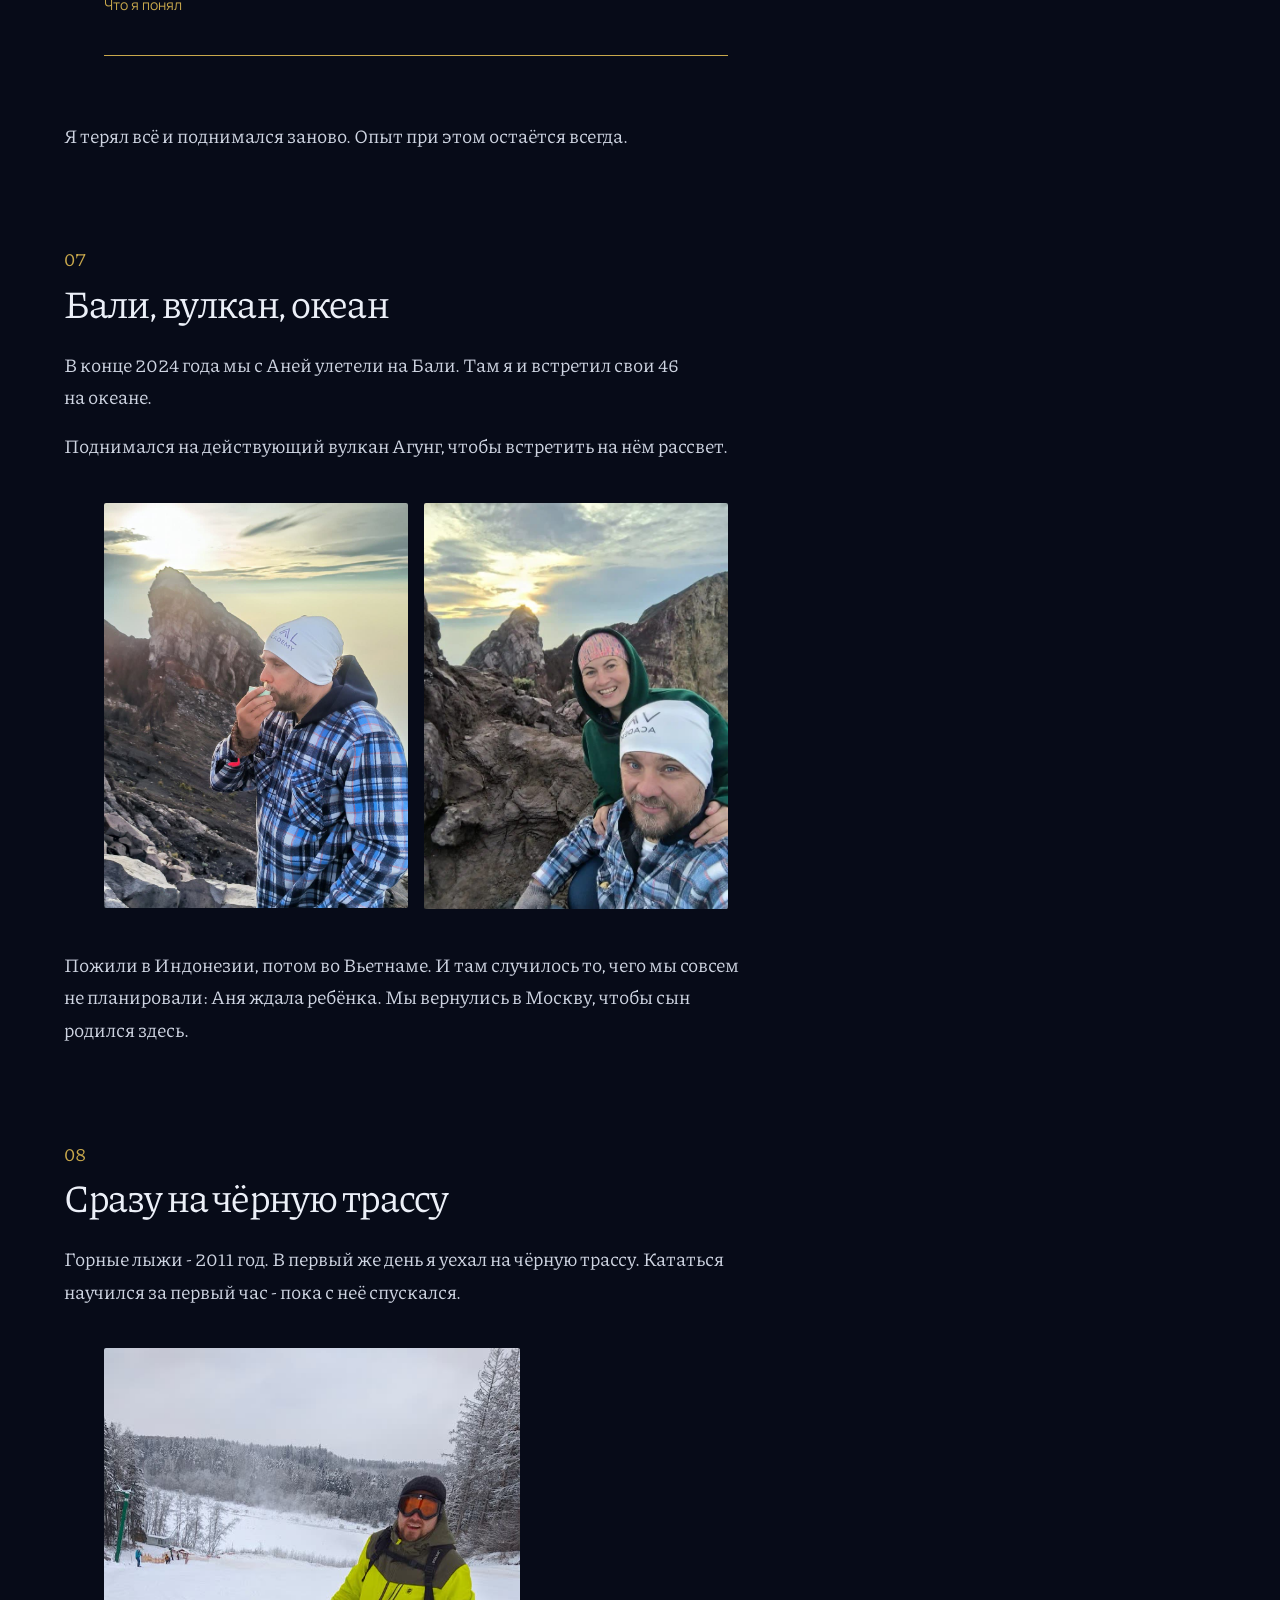
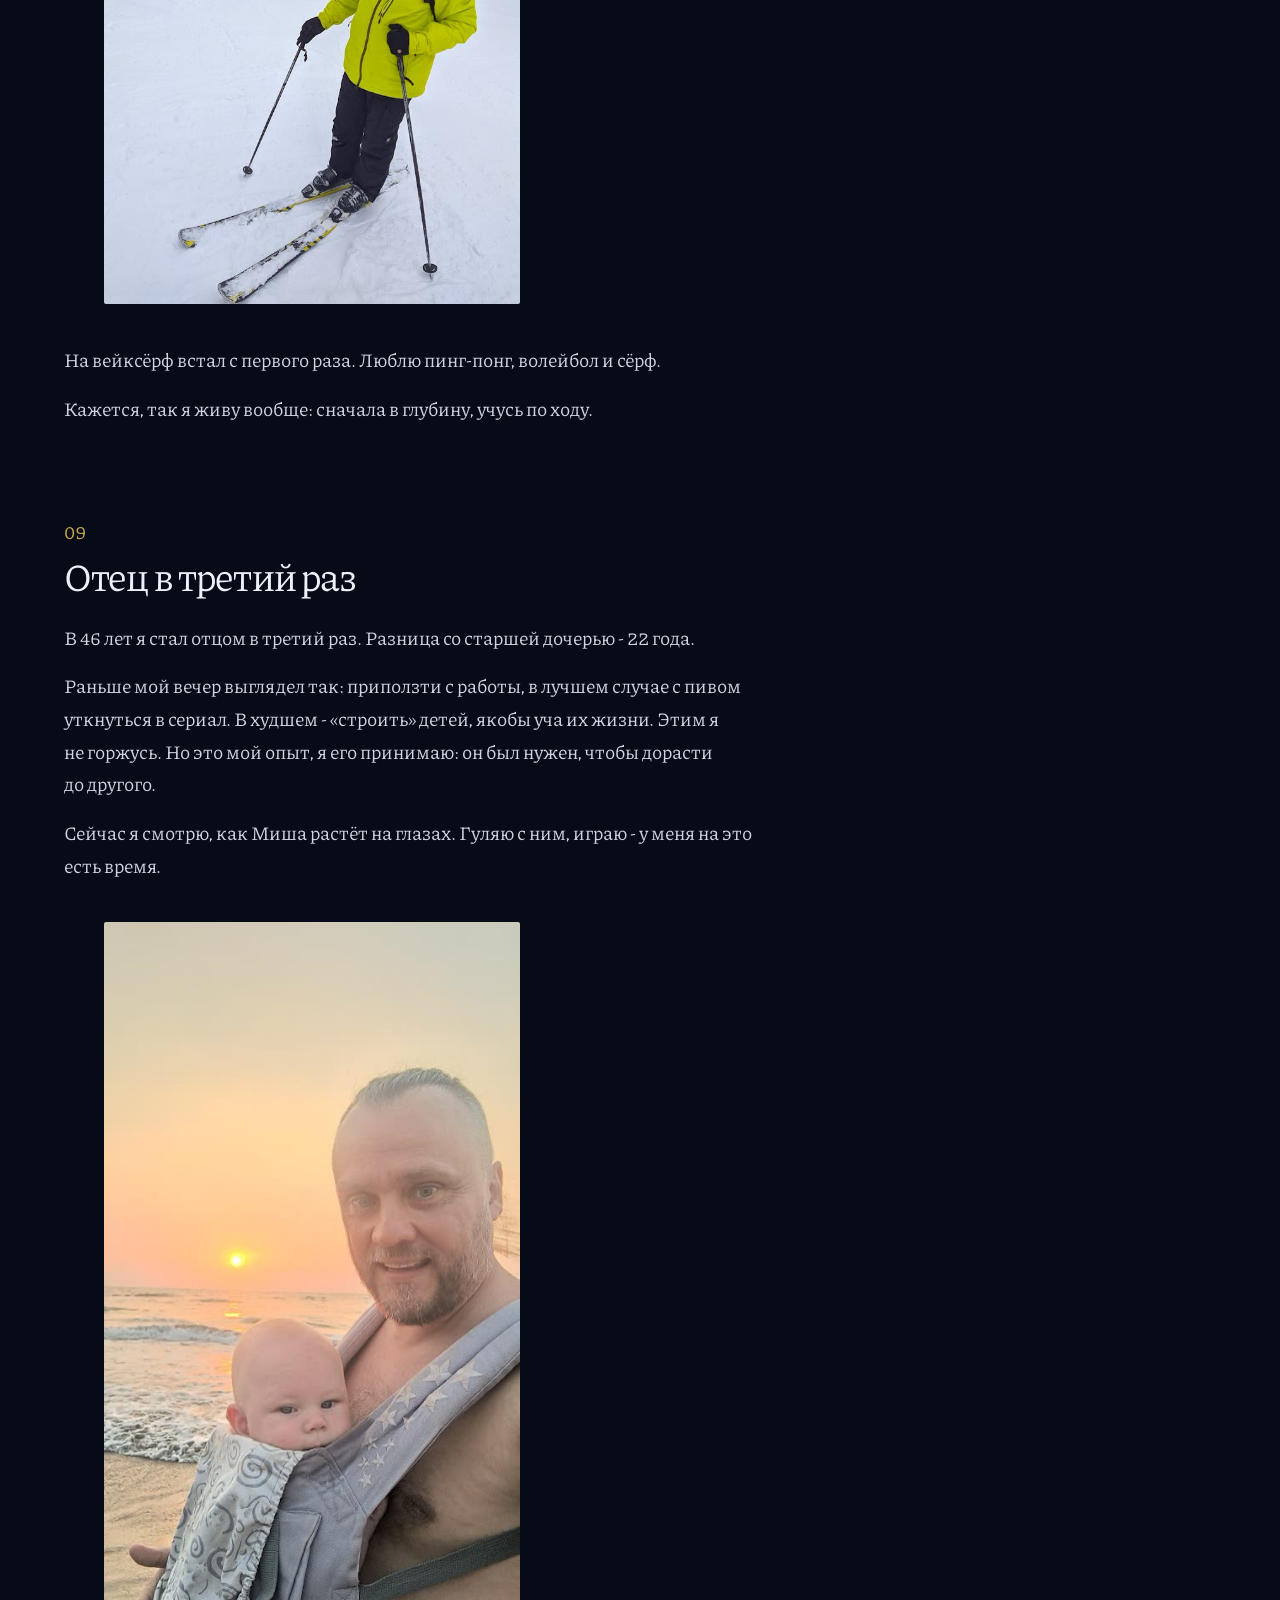
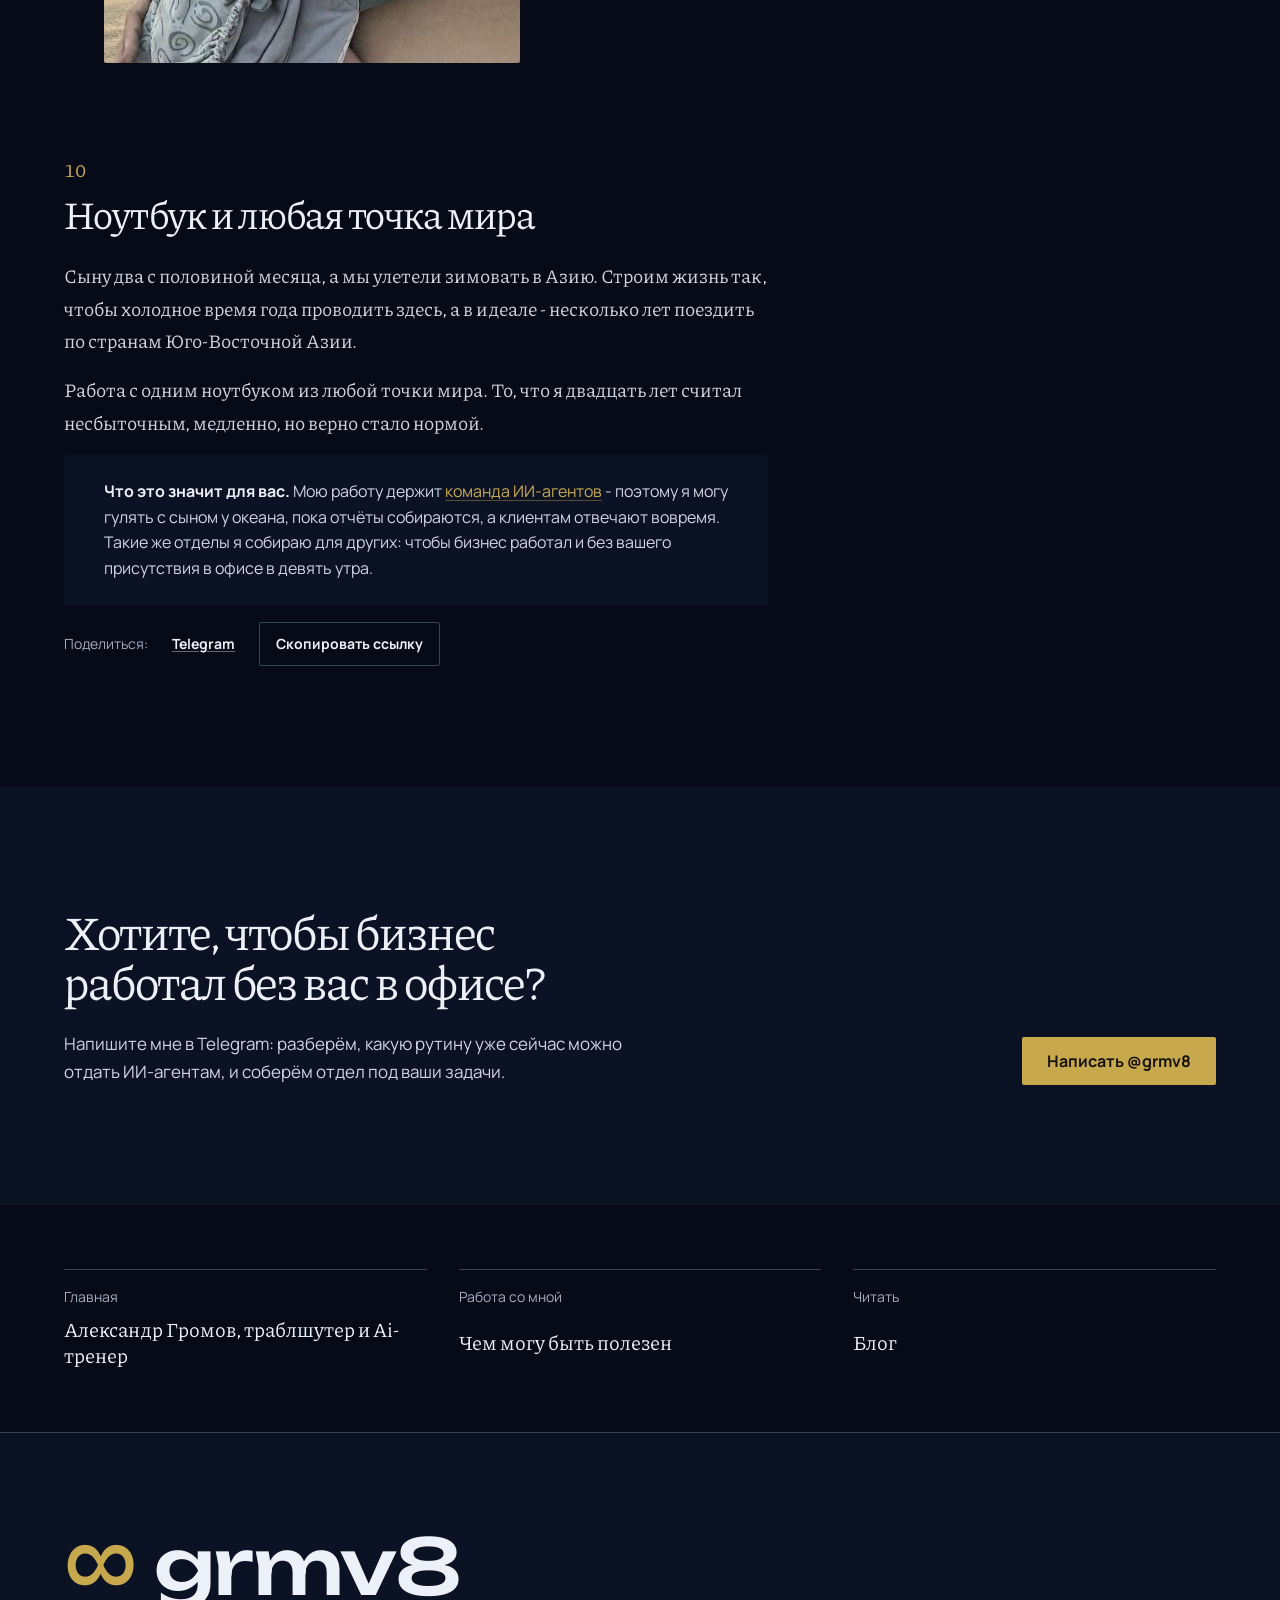
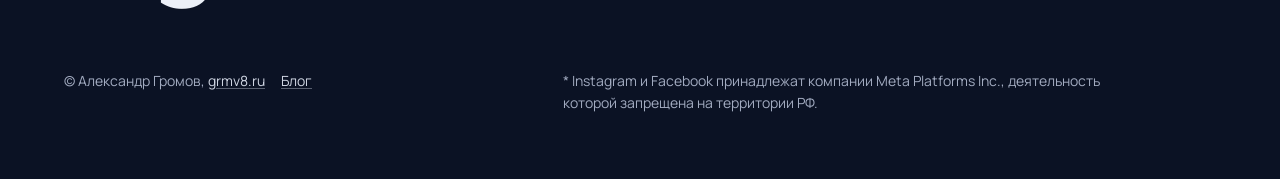
<file: istoriya/index.html>
<!DOCTYPE html>
<html lang="ru">
<head>
<meta charset="UTF-8">
<meta name="viewport" content="width=device-width, initial-scale=1, viewport-fit=cover">
<title>Моя история: от кресла директора до ноутбука у океана - Александр Громов</title>
<meta name="description" content="Двадцать лет я был уверен, что управленец привязан к месту. Отставка с поста гендиректора медиахолдинга, развод, квартира, потерянная на маркетплейсах, гвозди, Бали и третий ребёнок в 46.">
<meta name="author" content="Александр Громов">
<meta property="og:type" content="profile">
<meta property="og:url" content="https://grmv8.ru/istoriya/">
<meta property="og:title" content="Моя история: от кресла директора до ноутбука у океана">
<meta property="og:description" content="С юности хотел встретить день рождения на океане. Не вышло в 35, в 40, в 41. Встретил 46-й.">
<meta property="og:image" content="https://grmv8.ru/img/istoriya/okean.jpg">
<meta property="og:locale" content="ru_RU">
<meta property="og:site_name" content="Александр Громов - grmv8">
<meta name="twitter:card" content="summary_large_image">
<link rel="canonical" href="https://grmv8.ru/istoriya/">
<meta name="robots" content="index, follow">
<link rel="icon" type="image/svg+xml" href="data:image/svg+xml;charset=utf-8,%3Csvg xmlns='http://www.w3.org/2000/svg' viewBox='0 0 100 100'%3E%3Cstyle%3E@keyframes rot { 0%25, 20%25 { transform: rotate(0deg); } 40%25, 70%25 { transform: rotate(90deg); } 90%25, 100%25 { transform: rotate(0deg); } } .sym { font-family: sans-serif; font-size: 80px; font-weight: bold; fill: %23c9a84c; transform-origin: 50px 50px; animation: rot 4s infinite ease-in-out; }%3C/style%3E%3Crect width='100' height='100' fill='%230b1224' rx='20'/%3E%3Ctext x='50' y='76' text-anchor='middle' class='sym'%3E∞%3C/text%3E%3C/svg%3E">
<link rel="preconnect" href="https://fonts.googleapis.com">
<link rel="preconnect" href="https://fonts.gstatic.com" crossorigin>
<link href="https://fonts.googleapis.com/css2?family=Manrope:wght@400;700&family=Piazzolla:opsz,wght@8..30,400&family=Unbounded:wght@500&display=swap" rel="stylesheet">
<link rel="stylesheet" href="../site.css">
<script>document.documentElement.classList.add('js');</script>
<script type="application/ld+json">
{
  "@context": "https://schema.org",
  "@type": "ProfilePage",
  "@id": "https://grmv8.ru/istoriya/",
  "url": "https://grmv8.ru/istoriya/",
  "name": "Моя история: от кресла директора до ноутбука у океана",
  "inLanguage": "ru-RU",
  "dateModified": "2026-09-26",
  "image": "https://grmv8.ru/img/istoriya/okean.jpg",
  "mainEntity": {
    "@type": "Person",
    "@id": "https://grmv8.ru/#person",
    "name": "Александр Громов",
    "url": "https://grmv8.ru/",
    "alumniOf": {"@type": "CollegeOrUniversity", "name": "Тверской государственный университет"},
    "knowsAbout": ["ИИ-агенты", "управление медиа", "антикризисное управление", "обучение работе с ИИ", "телесные практики"]
  }
}
</script>
<script type="application/ld+json">
{
  "@context": "https://schema.org",
  "@type": "BreadcrumbList",
  "itemListElement": [
    {"@type": "ListItem", "position": 1, "name": "Главная", "item": "https://grmv8.ru/"},
    {"@type": "ListItem", "position": 2, "name": "Моя история", "item": "https://grmv8.ru/istoriya/"}
  ]
}
</script>
<!-- Yandex.Metrika counter -->
<script>
(function(m,e,t,r,i,k,a){m[i]=m[i]||function(){(m[i].a=m[i].a||[]).push(arguments)};m[i].l=1*new Date();for(var j=0;j<document.scripts.length;j++){if(document.scripts[j].src===r){return;}}k=e.createElement(t),a=e.getElementsByTagName(t)[0],k.async=1,k.src=r,a.parentNode.insertBefore(k,a)})(window,document,"script","https://mc.yandex.ru/metrika/tag.js","ym");
ym(113074093,"init",{clickmap:true,trackLinks:true,accurateTrackBounce:true,webvisor:true});
</script>
<!-- /Yandex.Metrika counter -->
</head>
<body>
<a class="skip" href="#main">К содержанию</a>
<div class="bar">
  <div class="container bar__in">
    <a class="wordmark" href="/" aria-label="grmv8, на главную"><span class="inf">∞</span> grmv8</a>
    <nav class="bar__nav" id="tnav" aria-label="Разделы">
      <a href="/#kto">Обо мне</a>
      <a href="/istoriya/" aria-current="page">История</a>
      <a href="/#fakty">Факты</a>
      <a href="/#obrazovanie">Образование</a>
      <a href="/#napravleniya">Чем полезен</a>
      <a href="/blog/">Блог</a>
      <a href="/#kontakty">Контакты</a>
    </nav>
    <a class="btn btn--quiet bar__cta" href="https://t.me/grmv8">Написать</a>
    <button class="burger" type="button" aria-controls="tnav" aria-expanded="false">Меню</button>
  </div>
</div>
<main id="main">
<header class="doc-hero">
  <div class="container doc-hero__grid">
    <div>
      <nav aria-label="Навигационная цепочка"><ol class="crumbs"><li><a href="/">Главная</a></li><li><span aria-current="page">Моя история</span></li></ol></nav>
      <h1>День рождения на океане</h1>
      <div class="deks">
        <p class="dek">С юности я хотел встретить день рождения на берегу океана. Не вышло в 35. Не вышло в 40 и в 41. Потом я стал говорить себе: ну хотя бы в 45.</p>
        <p class="dek">Встретил 46-й. На Бали, в конце 2024 года.</p>
        <p class="dek">Эта страница - про то, как я туда добирался. С провалами, потому что без них дорога выглядит враньём.</p>
      </div>
    </div>
    <figure class="hist-fig"><img src="/img/istoriya/okean.jpg" alt="Александр Громов на закате у океана" width="960" height="1280" fetchpriority="high"></figure>
  </div>
</header>

<div class="container">
  <div class="doc">
    <article>
      <div class="toc" role="region" aria-labelledby="toc-h">
        <h2 id="toc-h">По главам</h2>
        <ol>
          <li><a href="#mesto">Управленец привязан к месту</a></li>
          <li><a href="#nachalo">Как всё начиналось</a></li>
          <li><a href="#otstavka">2021: сам попросил отставку</a></li>
          <li><a href="#poisk">Поиск</a></li>
          <li><a href="#gvozdi">Гвозди</a></li>
          <li><a href="#kvartira">Квартира, которой больше нет</a></li>
          <li><a href="#bali">Бали, вулкан, океан</a></li>
          <li><a href="#trassa">Сразу на чёрную трассу</a></li>
          <li><a href="#otec">Отец в третий раз</a></li>
          <li><a href="#noutbuk">Ноутбук и любая точка мира</a></li>
        </ol>
      </div>
      <div class="body">
        <h2 id="mesto"><span class="ch-n">01</span>Управленец привязан к месту</h2>
        <p class="first">Сколько себя помню на руководящих должностях, я был уверен: уехать надолго мне нельзя. У директора офис, люди, совещания в девять утра. Путешествие на месяц - это для других.</p>
        <p>Двадцать лет эта картина была правдой.</p>

        <h2 id="nachalo"><span class="ch-n">02</span>Как всё начиналось</h2>
        <p>Школу закончил с золотой медалью. В 2002 году - факультет прикладной математики и кибернетики ТвГУ. Студентом работал по специальности, а на последних курсах ушёл в рекламу и маркетинг - и через них довольно быстро на руководящие позиции.</p>
        <p>В 2010 году прошёл президентскую программу подготовки управленческих кадров - и почти сразу меня позвали директором филиала «Авторадио» в Твери. Дальше - медиагруппа «Оазис» с 14 FM-станциями и, с 2019 года, кресло генерального директора медиахолдинга РИА «Верхневолжье»: больше 100 человек, шесть редакций.</p>
        <p>По меркам региона - потолок. <a href="/#kto">Подробно о работе - на главной</a>.</p>

        <h2 id="otstavka"><span class="ch-n">03</span>2021: сам попросил отставку</h2>
        <p>В 2021 году я пришёл к губернатору Тверской области и попросил освободить меня от должности. Переехал в Москву.</p>
        <p>Годом раньше, в 2020-м, я развёлся. Мы были вместе с 1997 года, и я благодарен первой жене: она терпела меня - не самого удобного и комфортного мужа - и стала мамой двух наших прекрасных детей.</p>
        <p>Но в какой-то момент мы оба начали жить чужие жизни. И очень долго не хотели этого замечать. Если переводить на язык бизнеса, это как продать квартиру, прогореть на Озоне - и всё равно продолжать там торговать по мелочи, вместо того чтобы признать: это не твоё, пора менять сферу.</p>
        <p id="minus20">За время развода я похудел со 112 до 92 килограммов и пришёл в норму по здоровью.</p>
        <p>Совпало всё сразу: кризис среднего возраста, развод, уход с должности. Я искал, кто я без неё. Второй этап этого кризиса я проживал уже с Аней - женщиной, которая стала моей второй женой, а затем и мамой третьего ребёнка.</p>

        <h2 id="poisk"><span class="ch-n">04</span>Поиск</h2>
        <p>Йога, цигун, даосские техники. Тренинги личностного роста - много, у разных тренеров и учителей: Сева Прем, Александр Вааль, Александр Гор, Свами Даши, Дмитрий Сорока.</p>
        <figure class="ph one"><img src="/img/istoriya/kamni.jpg" alt="Медитация с камнями у бассейна на Бали" width="561" height="880" loading="lazy"></figure>
        <p>Потом я сам перешёл на другую сторону зала. Координировал лидерские программы, вёл авторскую. Сегодня у меня больше 400 выпускников - тех, кто прошёл программы, обучение или трекинг.</p>
        <p>С 2023 года я мастер телесных практик и динамических медитаций. За 2024 год мы с Аней провели 10 тренингов и ретритов и сами прошли 12 - у других мастеров. Я управлял ретритными центрами в Подмосковье, а до этого - мужским клубом «Экспедиция» Александра Кравцова: сплавы на плотах по Оби и Волге, бизнес-путешествия в Сибирь и на Урал.</p>
        <figure class="ph two">
          <img src="/img/istoriya/liderskaya.jpg" alt="Александр Громов с кубком лидерской программы" width="703" height="880" loading="lazy">
          <img src="/img/istoriya/ekspediciya.jpg" alt="Александр Громов в футболке клуба «Экспедиция»" width="852" height="1280" loading="lazy">
        </figure>

        <h2 id="gvozdi"><span class="ch-n">05</span>Гвозди</h2>
        <p>Я сертифицированный мастер гвоздестояния на досках Садху. В 2024 и 2025 годах дважды был соорганизатором и участником рекордов России и мира.</p>
        <figure class="ph one"><img src="/img/istoriya/gvozdi.jpg" alt="Александр Громов стоит на доске Садху" width="568" height="886" loading="lazy"></figure>
        <p>Из жизни ушёл алкоголь. Пришли медитации, экадаши, практики - и доски.</p>

        <h2 id="kvartira"><span class="ch-n">06</span>Квартира, которой больше нет</h2>
        <p>Схема была простая. Продать последнюю квартиру, вложить в выход на маркетплейсы, заработать сверху ещё на две.</p>
        <p>Не сработало.</p>
        <p>Первое, что я почувствовал, было даже не про деньги. Стыд и вина: не вывез, не справился. Как я теперь скажу знакомым, что так прогорел? На какое-то время это выбило почву из-под ног. В голове крутилось: раз один проект не получился, мой потолок теперь - дворник или кондуктор.</p>
        <p>А потом в моём окружении стали появляться люди с очень высоким доходом. И почти у каждого была похожая история: проект схлопнулся, принёс убыток. Для них это был вызов, который надо принять, и ничего больше. Ярлыка «вечный неудачник» никто на себя не вешал.</p>
        <figure class="quote"><blockquote><p>Неудачный проект почти всегда - этап следующего удачного. Одного без другого не бывает.</p></blockquote><figcaption>Что я понял</figcaption></figure>
        <p>Я терял всё и поднимался заново. Опыт при этом остаётся всегда.</p>

        <h2 id="bali"><span class="ch-n">07</span>Бали, вулкан, океан</h2>
        <p>В конце 2024 года мы с Аней улетели на Бали. Там я и встретил свои 46 на океане.</p>
        <p>Поднимался на действующий вулкан Агунг, чтобы встретить на нём рассвет.</p>
        <figure class="ph two">
          <img src="/img/istoriya/agung.jpg" alt="Рассвет на вулкане Агунг" width="960" height="1280" loading="lazy">
          <img src="/img/istoriya/agung-anya.jpg" alt="Александр и Анна Громовы на вулкане Агунг" width="689" height="920" loading="lazy">
        </figure>
        <p>Пожили в Индонезии, потом во Вьетнаме. И там случилось то, чего мы совсем не планировали: Аня ждала ребёнка. Мы вернулись в Москву, чтобы сын родился здесь.</p>

        <h2 id="trassa"><span class="ch-n">08</span>Сразу на чёрную трассу</h2>
        <p>Горные лыжи - 2011 год. В первый же день я уехал на чёрную трассу. Кататься научился за первый час - пока с неё спускался.</p>
        <figure class="ph one"><img src="/img/istoriya/lyzhi.jpg" alt="Александр Громов на горных лыжах" width="659" height="880" loading="lazy"></figure>
        <p>На вейксёрф встал с первого раза. Люблю пинг-понг, волейбол и сёрф.</p>
        <p>Кажется, так я живу вообще: сначала в глубину, учусь по ходу.</p>

        <h2 id="otec"><span class="ch-n">09</span>Отец в третий раз</h2>
        <p>В 46 лет я стал отцом в третий раз. Разница со старшей дочерью - 22 года.</p>
        <p>Раньше мой вечер выглядел так: приползти с работы, в лучшем случае с пивом уткнуться в сериал. В худшем - «строить» детей, якобы уча их жизни. Этим я не горжусь. Но это мой опыт, я его принимаю: он был нужен, чтобы дорасти до другого.</p>
        <p>Сейчас я смотрю, как Миша растёт на глазах. Гуляю с ним, играю - у меня на это есть время.</p>
        <figure class="ph one"><img src="/img/istoriya/misha.jpg" alt="Александр Громов с сыном на закате у океана" width="494" height="880" loading="lazy"></figure>

        <h2 id="noutbuk"><span class="ch-n">10</span>Ноутбук и любая точка мира</h2>
        <p>Сыну два с половиной месяца, а мы улетели зимовать в Азию. Строим жизнь так, чтобы холодное время года проводить здесь, а в идеале - несколько лет поездить по странам Юго-Восточной Азии.</p>
        <p>Работа с одним ноутбуком из любой точки мира. То, что я двадцать лет считал несбыточным, медленно, но верно стало нормой.</p>

        <div class="note"><b>Что это значит для вас.</b> Мою работу держит <a href="https://ai.grmv8.ru/">команда ИИ-агентов</a> - поэтому я могу гулять с сыном у океана, пока отчёты собираются, а клиентам отвечают вовремя. Такие же отделы я собираю для других: чтобы бизнес работал и без вашего присутствия в офисе в девять утра.</div>

        <div class="share">Поделиться:
          <a href="https://t.me/share/url?url=https%3A%2F%2Fgrmv8.ru%2Fistoriya%2F" rel="noopener">Telegram</a>
          <button type="button" class="copy">Скопировать ссылку</button>
        </div>
      </div>
    </article>

    <aside class="side">
      <div class="scard">
        <h3>Сдвину с мёртвой точки и помогу встать на рельсы</h3>
        <p class="scard__who">Антикризис и ИИ для бизнеса</p>
        <p>Более 20 лет топ-менеджером: 15 - антикризисником, 10 - в медиа.</p>
        <ul>
          <li>Найдём, где буксует бизнес</li>
          <li>Соберём план под ваш ритм</li>
          <li>Подключим ИИ-агентов</li>
        </ul>
        <a class="btn btn--quiet" href="https://t.me/grmv8">Написать в Telegram</a>
        <p class="hint">Отвечаю лично, ник grmv8</p>
      </div>
      <div class="scard">
        <h3>Распаковка личности</h3>
        <p class="scard__who">Для экспертов</p>
        <p>Понять свой ритм, смыслы и голос - и передать их нейросети.</p>
        <a class="btn btn--quiet" href="/raspakovka/">Подробнее</a>
      </div>
    </aside>
  </div>
</div>

<section class="cta">
  <div class="container cta__in">
    <div>
      <h2>Хотите, чтобы бизнес работал без вас в офисе?</h2>
      <p>Напишите мне в Telegram: разберём, какую рутину уже сейчас можно отдать ИИ-агентам, и соберём отдел под ваши задачи.</p>
    </div>
    <a class="btn btn--primary" href="https://t.me/grmv8">Написать @grmv8</a>
  </div>
</section>
<div class="container">
  <nav class="pnav" aria-label="Дальше">
    <a href="/"><span>Главная</span><strong>Александр Громов, траблшутер и Ai-тренер</strong></a>
    <a href="/#napravleniya"><span>Работа со мной</span><strong>Чем могу быть полезен</strong></a>
    <a href="/blog/"><span>Читать</span><strong>Блог</strong></a>
  </nav>
</div>
</main>

<aside class="rw" aria-label="Осталось читать">
  <svg class="rw-ring" viewBox="0 0 36 36" aria-hidden="true"><circle class="bg" cx="18" cy="18" r="15"/><circle class="fg" cx="18" cy="18" r="15"/></svg>
  <span class="rw-time"><b>5</b><span>мин</span></span>
  <button class="rw-top" type="button" aria-label="Наверх">↑</button>
  <a class="rw-cta" href="https://t.me/grmv8">Написать</a>
</aside>

<footer class="foot">
  <div class="container">
    <p class="foot__mark" aria-hidden="true"><span class="inf">∞</span> grmv8</p>
    <div class="foot__lines">
      <p><span>© Александр Громов, <a href="/">grmv8.ru</a></span><a href="/blog/">Блог</a></p>
      <p>* Instagram и Facebook принадлежат компании Meta Platforms Inc., деятельность которой запрещена на территории РФ.</p>
    </div>
  </div>
</footer>

<script>
(function(){
  // top navigation: disclosure under 66rem
  var bar=document.querySelector('.bar'),bg=bar.querySelector('.burger');
  bg.addEventListener('click',function(){var o=bar.classList.toggle('is-open');bg.setAttribute('aria-expanded',o)});
  bar.querySelectorAll('.bar__nav a').forEach(function(a){a.addEventListener('click',function(){bar.classList.remove('is-open');bg.setAttribute('aria-expanded','false')})});
  // reading widget: minutes left in the article body
  var rw=document.querySelector('.rw'),art=document.querySelector('.body');
  if(rw&&art){
    var words=art.textContent.trim().split(/\s+/).length,mins=Math.max(1,Math.ceil(words/220));
    var num=rw.querySelector('.rw-time b'),lbl=rw.querySelector('.rw-time span'),fg=rw.querySelector('.fg'),tick=false;
    function rwUpd(){
      tick=false;
      var r=art.getBoundingClientRect(),vh=innerHeight,span=r.height-vh*.5;
      var pct=Math.min(1,Math.max(0,(vh*.5-r.top)/(span>0?span:1)));
      var left=Math.ceil(mins*(1-pct)-.05);
      if(left>0){num.textContent=left;lbl.textContent='мин'}else{num.textContent='';lbl.textContent='дочитано'}
      fg.style.strokeDashoffset=(94.25*(1-pct)).toFixed(2);
      rw.classList.toggle('on',r.top<vh*.35);
      rw.classList.toggle('up',pct>.4);
      rw.classList.toggle('cta',pct>.85);
    }
    addEventListener('scroll',function(){if(!tick){tick=true;requestAnimationFrame(rwUpd)}},{passive:true});
    addEventListener('resize',rwUpd);rwUpd();
    rw.querySelector('.rw-top').addEventListener('click',function(){scrollTo({top:0,behavior:matchMedia('(prefers-reduced-motion: reduce)').matches?'auto':'smooth'})});
  }
  var b=document.querySelector('.copy');
  b.addEventListener('click',function(){
    var u=location.href.split('#')[0];
    (navigator.clipboard?navigator.clipboard.writeText(u):Promise.reject()).then(function(){b.textContent='Ссылка скопирована'},function(){b.textContent=u});
  });
})();
</script>
</body>
</html>
</file>
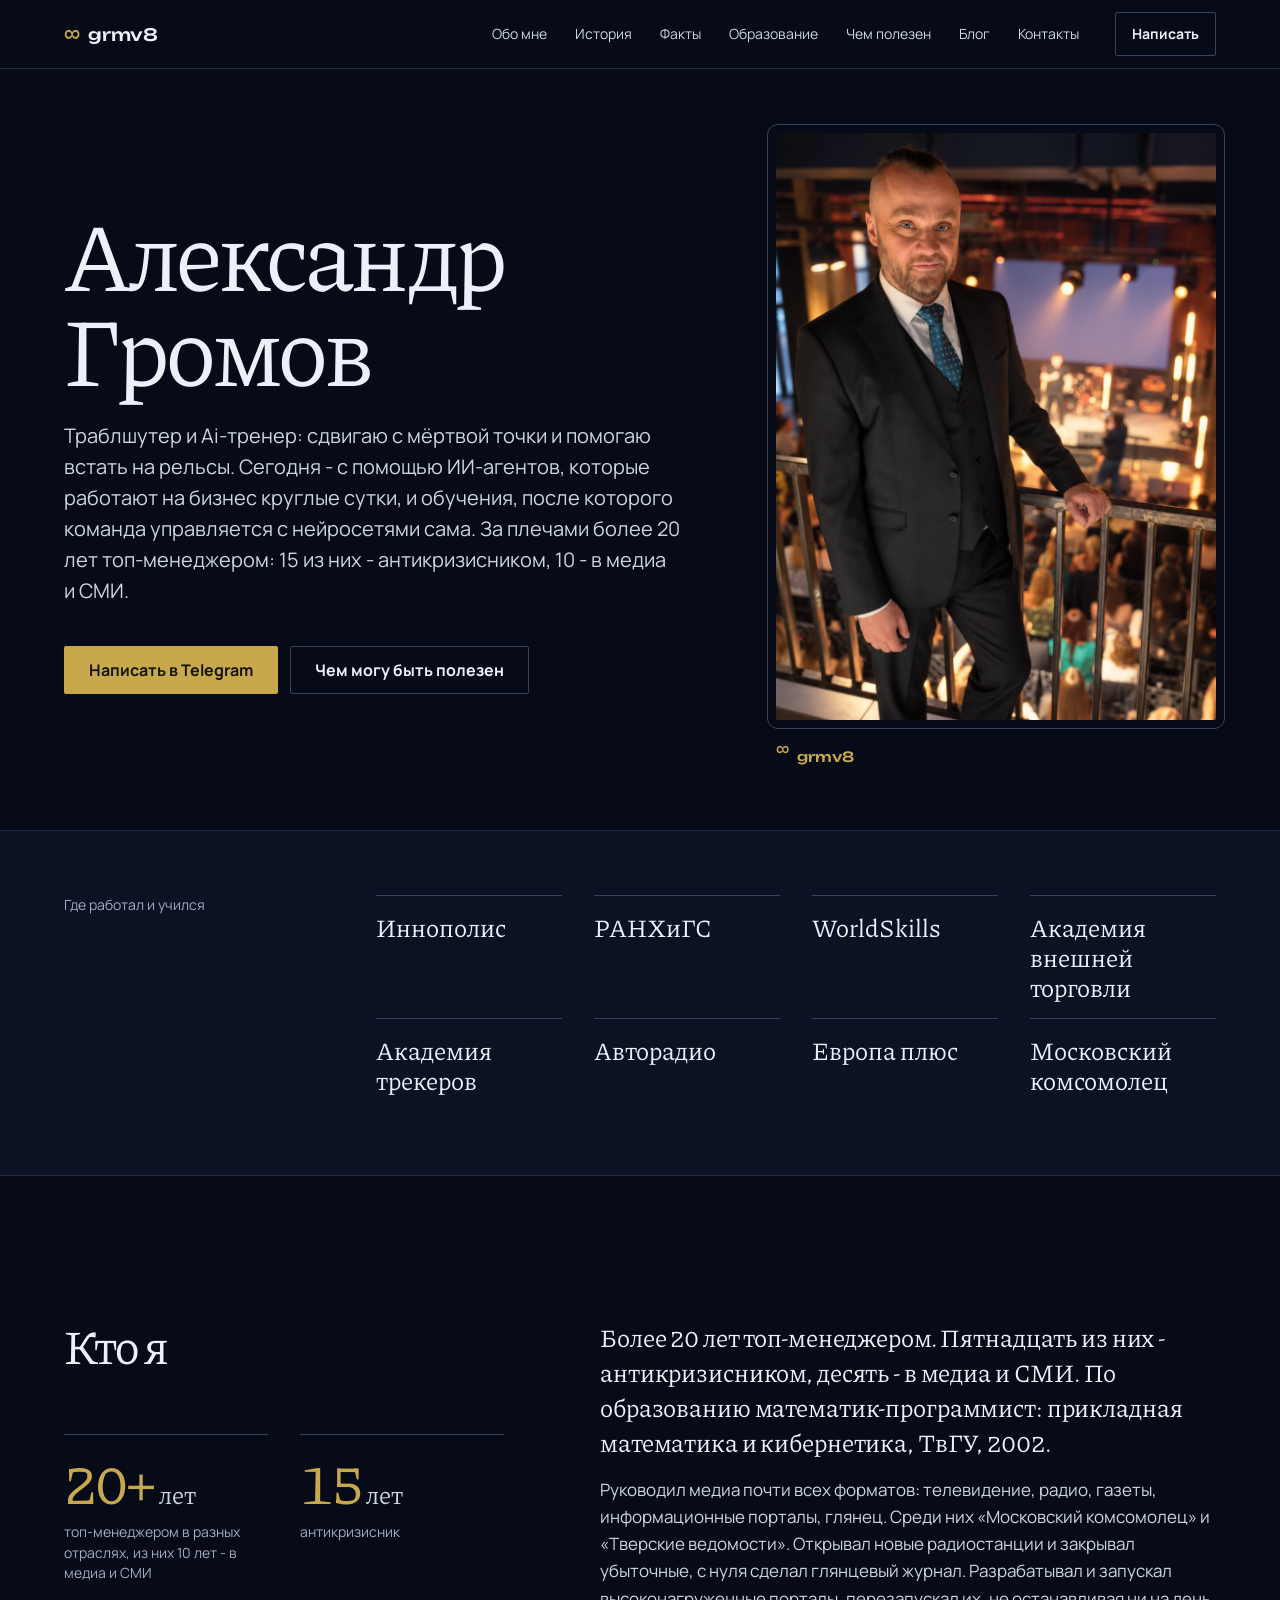
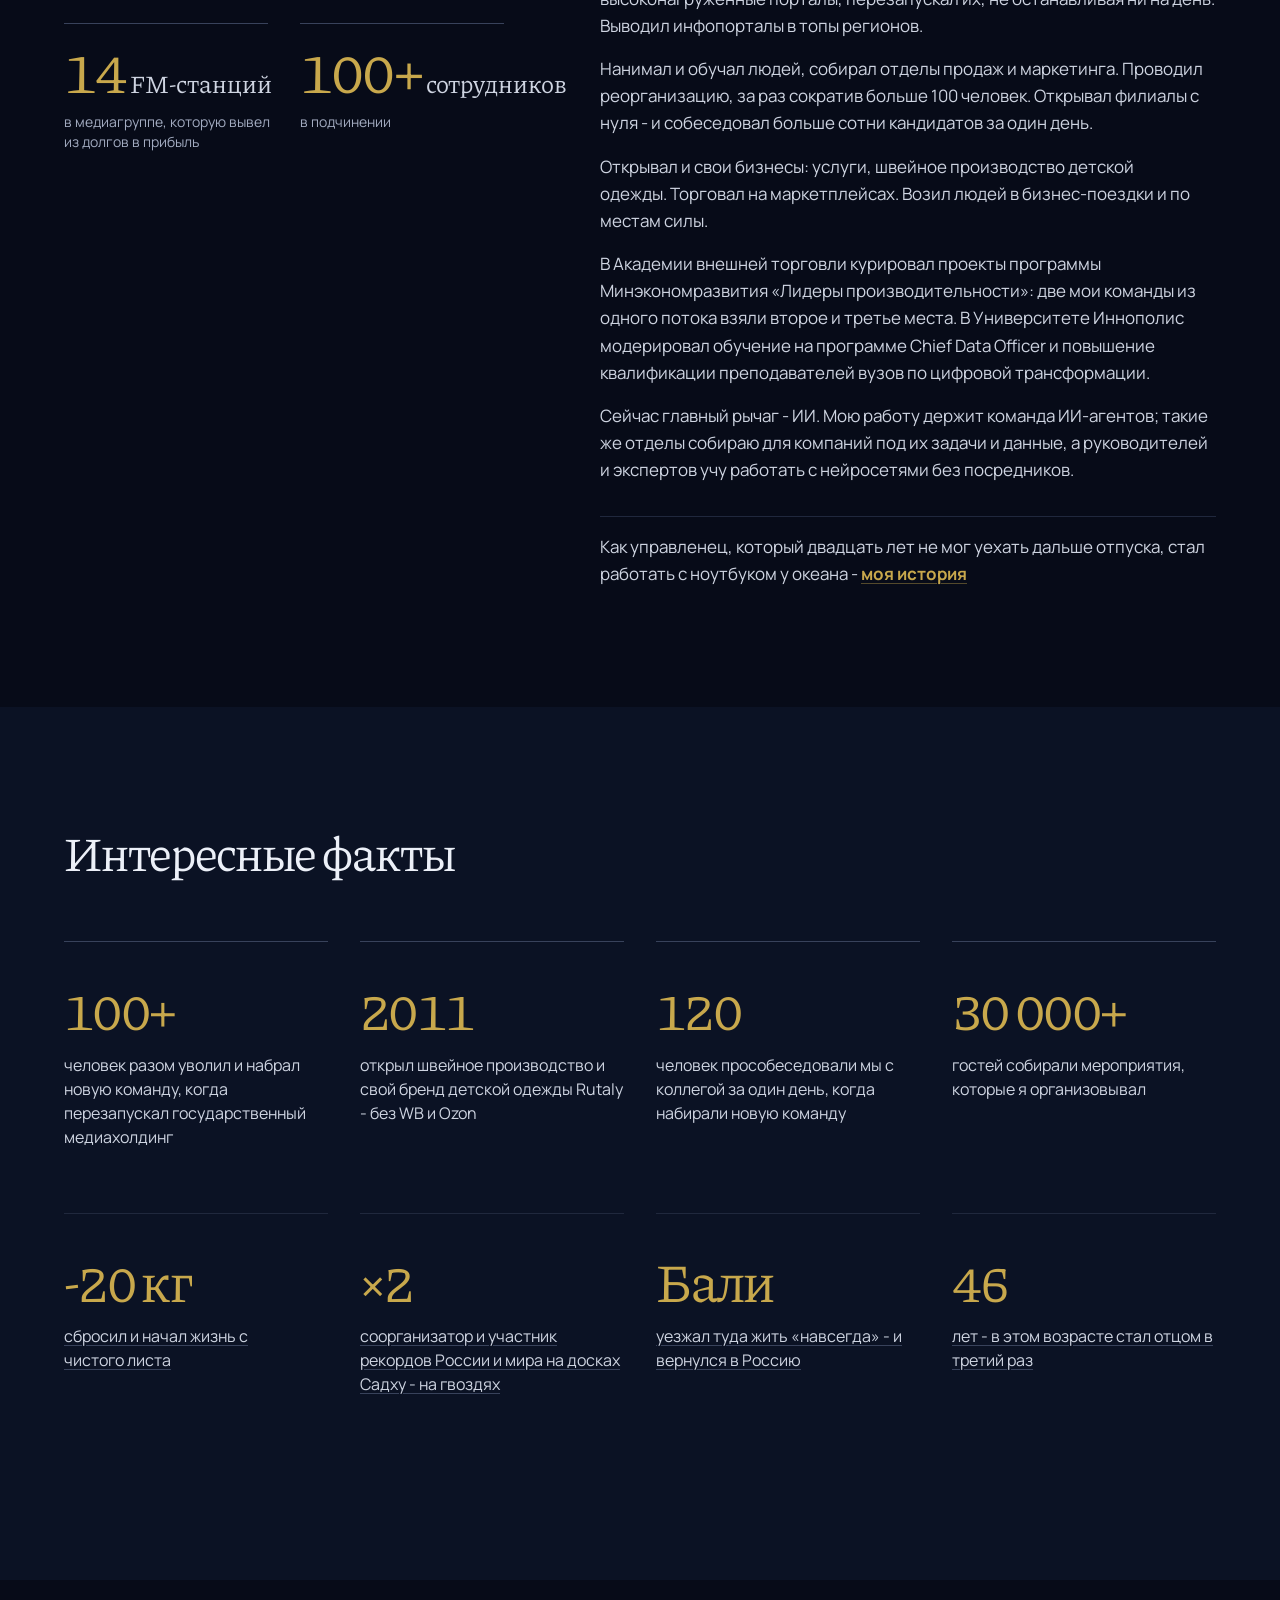
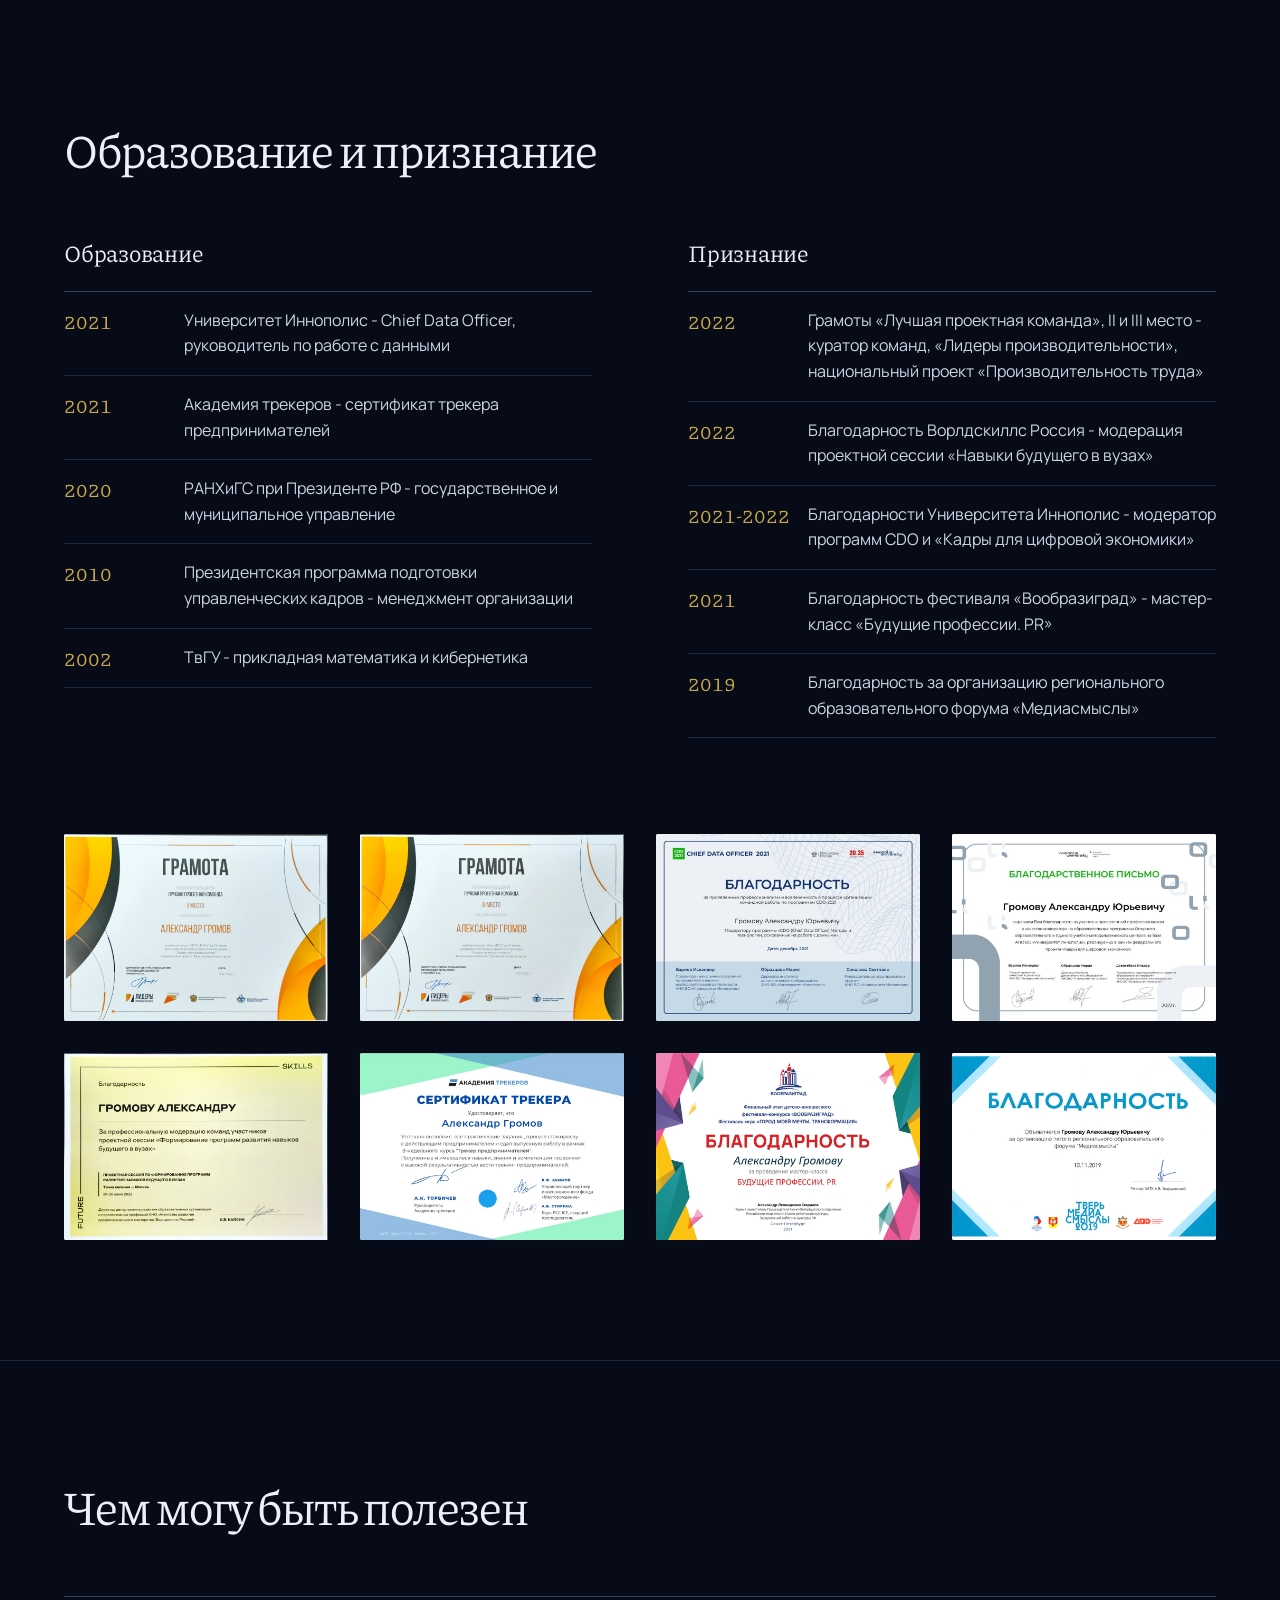
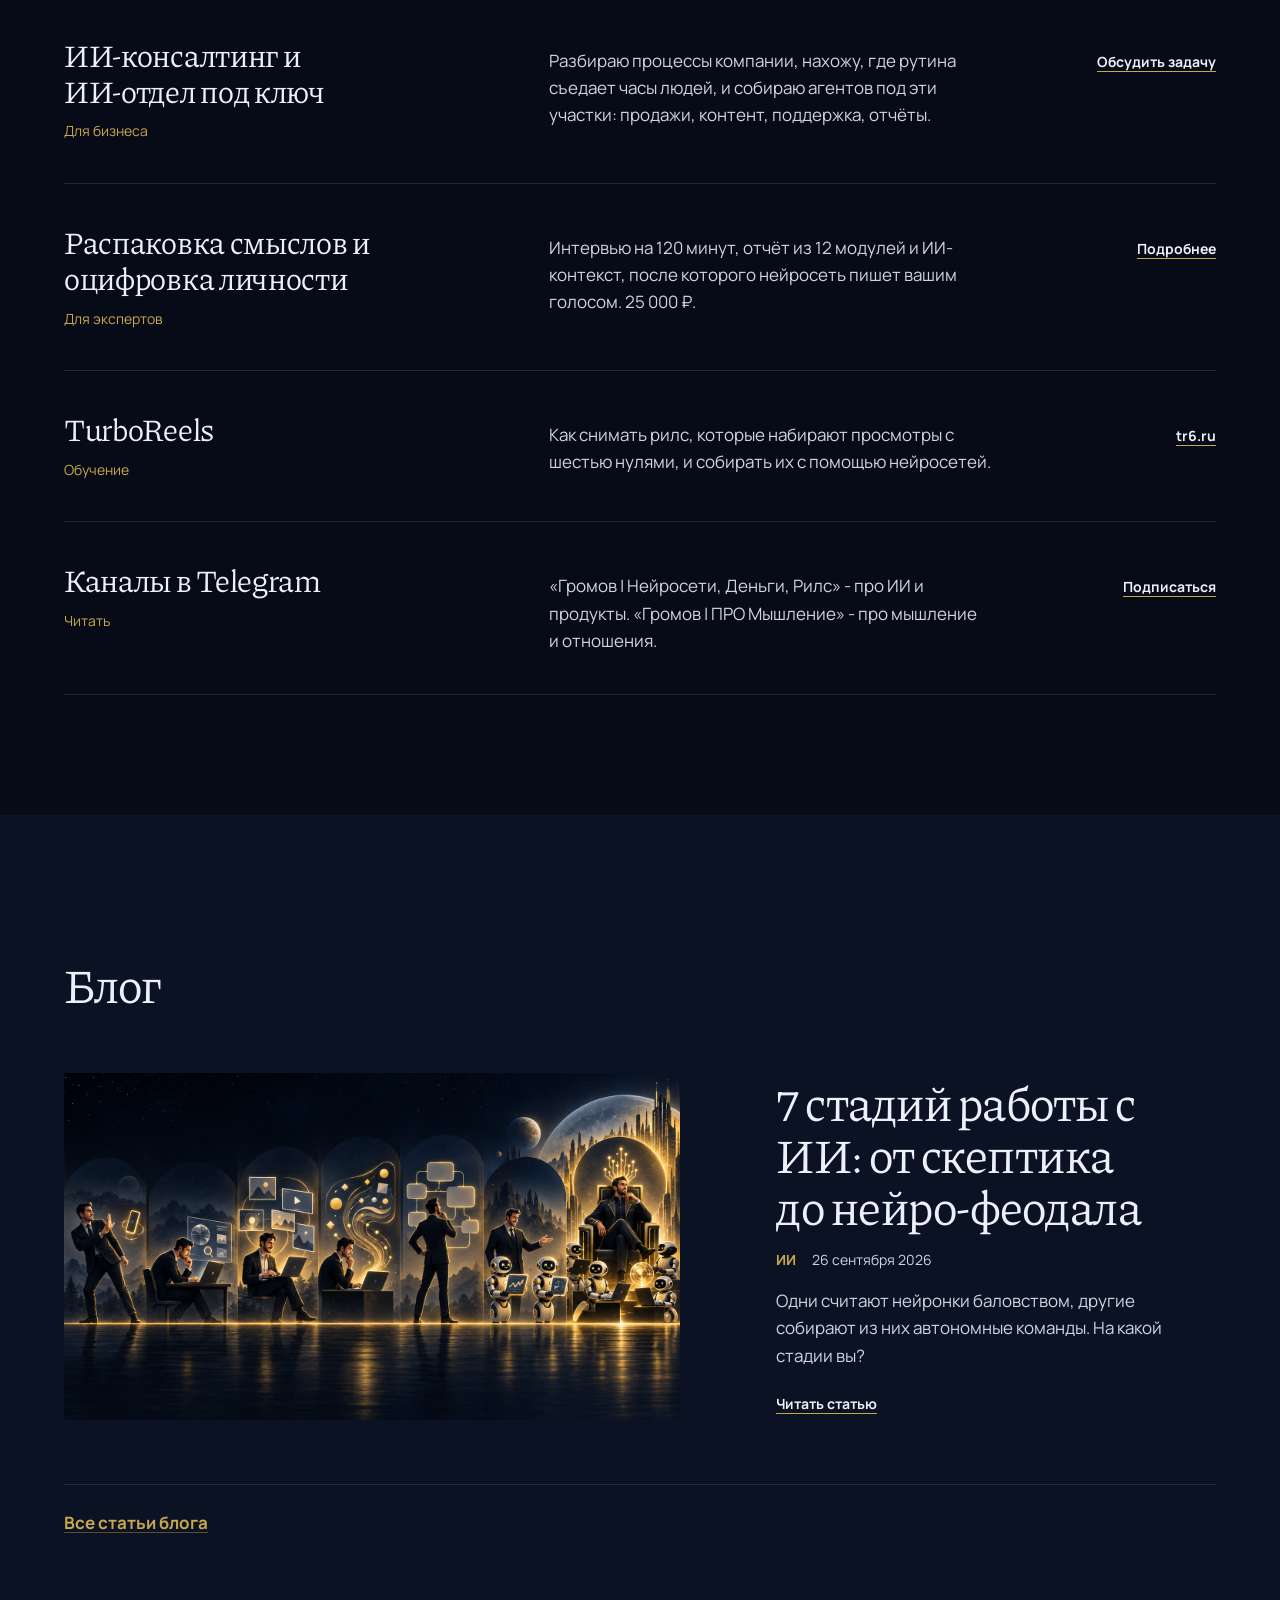
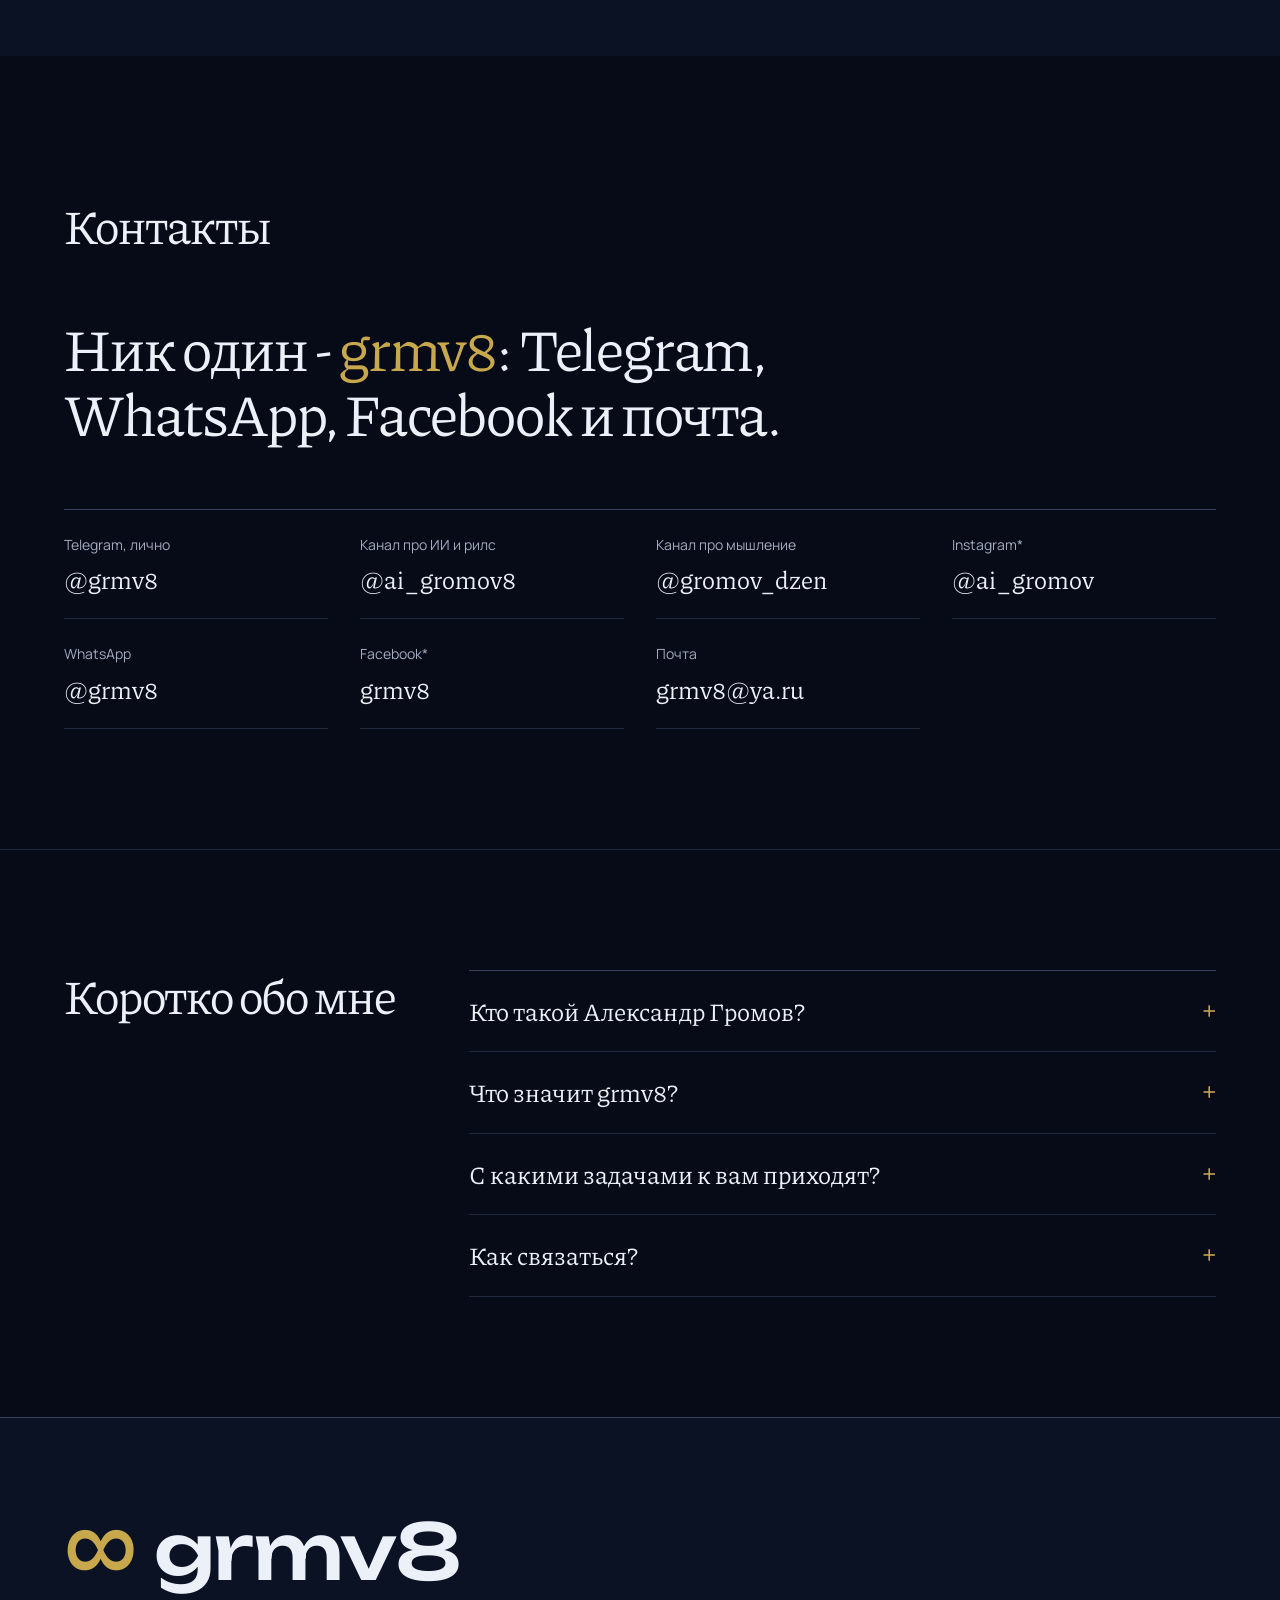
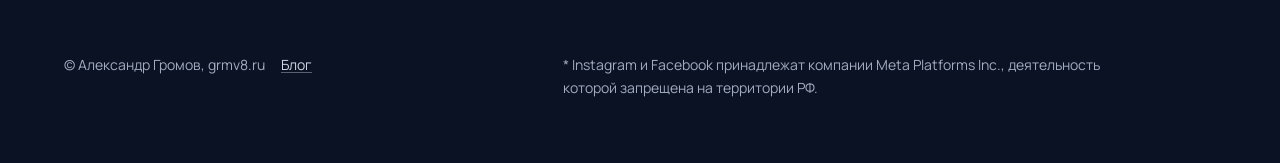
<file: new/index.html>
<!doctype html>
<html lang="ru"><head><meta charset="utf-8">
<title>grmv8.ru</title>
<meta name="robots" content="noindex">
<link rel="canonical" href="https://grmv8.ru/">
<meta http-equiv="refresh" content="0; url=/">
<script>location.replace('/' + location.hash);</script>
</head><body><a href="/">grmv8.ru/</a></body></html>
</file>
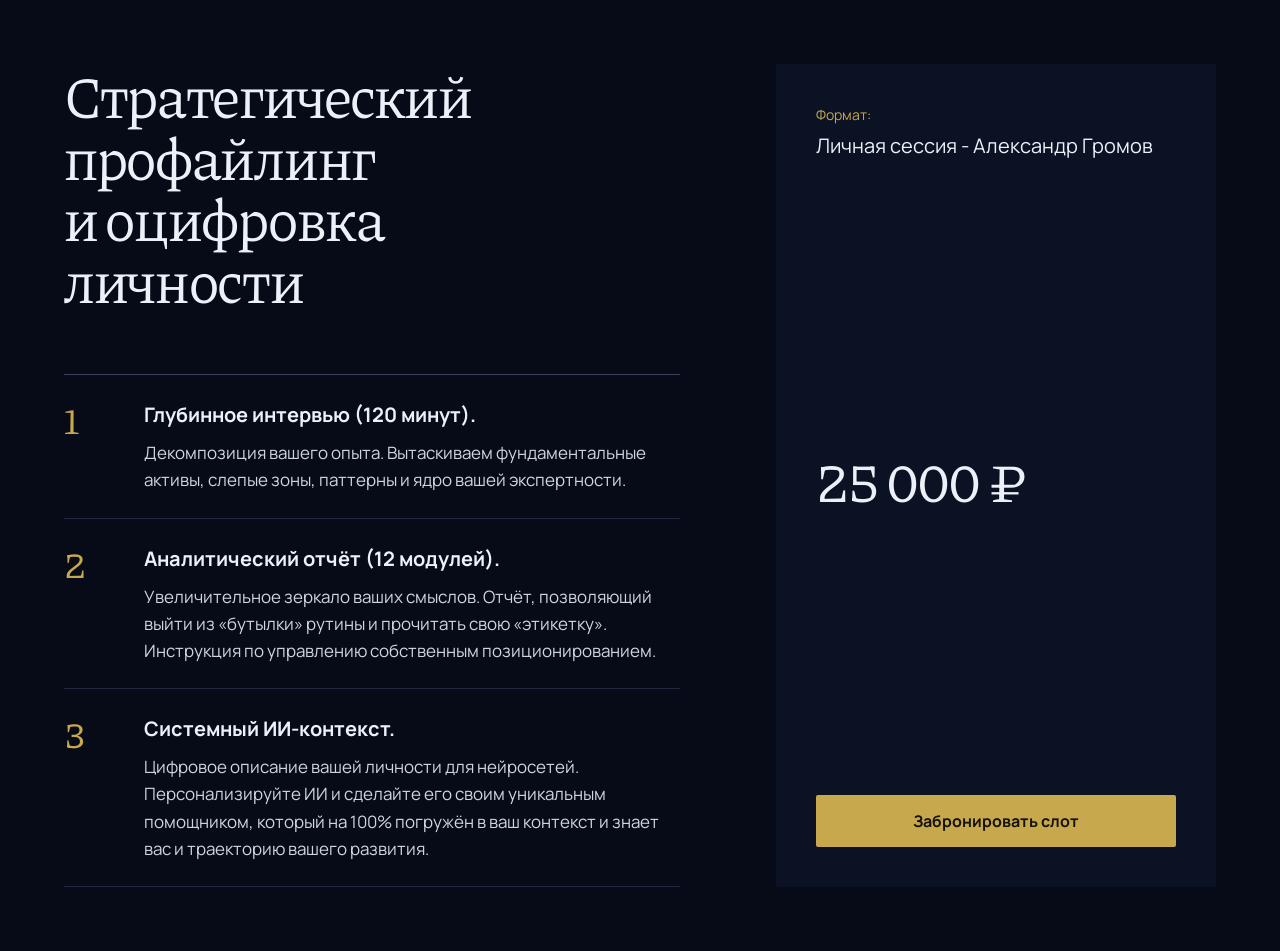
<file: raspakovka/index.html>
<!DOCTYPE html>
<html lang="ru">
<head>
<meta charset="UTF-8">
<meta name="viewport" content="width=device-width, initial-scale=1, viewport-fit=cover">
<title>Распаковка смыслов и оцифровка личности | Александр Громов</title>
<meta name="description" content="Глубинное интервью, аналитический отчёт и системный ИИ-промпт. Оцифровка вашей личности за одну сессию.">
<meta name="keywords" content="распаковка смыслов, оцифровка личности, коучинг, ИИ-промпт, стратегия">
<meta property="og:title" content="Распаковка смыслов и оцифровка личности">
<meta property="og:description" content="Глубинное интервью, аналитический отчёт и системный ИИ-промпт. Оцифровка вашей личности за одну сессию.">
<meta property="og:type" content="website">
<meta property="og:image" content="https://grmv8.ru/og.png">
<meta property="og:locale" content="ru_RU">
<link rel="canonical" href="https://grmv8.ru/raspakovka/">
<meta name="robots" content="index, follow">
<link rel="icon" type="image/svg+xml" href="data:image/svg+xml;charset=utf-8,%3Csvg xmlns='http://www.w3.org/2000/svg' viewBox='0 0 100 100'%3E%3Cstyle%3E@keyframes rot { 0%25, 20%25 { transform: rotate(0deg); } 40%25, 70%25 { transform: rotate(90deg); } 90%25, 100%25 { transform: rotate(0deg); } } .sym { font-family: sans-serif; font-size: 80px; font-weight: bold; fill: %23c9a84c; transform-origin: 50px 50px; animation: rot 4s infinite ease-in-out; }%3C/style%3E%3Crect width='100' height='100' fill='%230b1224' rx='20'/%3E%3Ctext x='50' y='76' text-anchor='middle' class='sym'%3E∞%3C/text%3E%3C/svg%3E">
<link rel="preconnect" href="https://fonts.googleapis.com">
<link rel="preconnect" href="https://fonts.gstatic.com" crossorigin>
<link href="https://fonts.googleapis.com/css2?family=Manrope:wght@400;700&family=Piazzolla:opsz,wght@8..30,400&family=Unbounded:wght@500&display=swap" rel="stylesheet">
<link rel="stylesheet" href="../site.css">
<script>document.documentElement.classList.add('js');</script>
<script type="application/ld+json">
    {
      "@context": "https://schema.org",
      "@type": "Product",
      "name": "Распаковка смыслов и оцифровка личности",
      "description": "Глубинное интервью, аналитический отчёт и системный ИИ-промпт.",
      "brand": {
        "@type": "Brand",
        "name": "Александр Громов"
      },
      "provider": {"@id": "https://grmv8.ru/#person"},
      "offers": {
        "@type": "Offer",
        "price": "25000",
        "priceCurrency": "RUB",
        "availability": "https://schema.org/InStock",
        "url": "https://grmv8.ru/raspakovka/"
      }
    }
    </script>
<!-- Yandex.Metrika counter -->
<script>
(function(m,e,t,r,i,k,a){m[i]=m[i]||function(){(m[i].a=m[i].a||[]).push(arguments)};m[i].l=1*new Date();for(var j=0;j<document.scripts.length;j++){if(document.scripts[j].src===r){return;}}k=e.createElement(t),a=e.getElementsByTagName(t)[0],k.async=1,k.src=r,a.parentNode.insertBefore(k,a)})(window,document,"script","https://mc.yandex.ru/metrika/tag.js","ym");
ym(113074093,"init",{clickmap:true,trackLinks:true,accurateTrackBounce:true,webvisor:true});
</script>
<!-- /Yandex.Metrika counter -->
</head>
<body>
<main class="offer-page main-wrapper" id="view-product">
  <div class="container offer">
    <div>
      <h1 class="header-title">Стратегический профайлинг<br>и оцифровка личности</h1>
      <ol class="specs product-specs">
        <li class="spec-item"><div>
          <strong>Глубинное интервью (120 минут).</strong>
          <p>Декомпозиция вашего опыта. Вытаскиваем фундаментальные активы, слепые зоны, паттерны и ядро вашей экспертности.</p>
        </div></li>
        <li class="spec-item"><div>
          <strong>Аналитический отчёт (12 модулей).</strong>
          <p>Увеличительное зеркало ваших смыслов. Отчёт, позволяющий выйти из «бутылки» рутины и прочитать свою «этикетку». Инструкция по управлению собственным позиционированием.</p>
        </div></li>
        <li class="spec-item"><div>
          <strong>Системный ИИ-контекст.</strong>
          <p>Цифровое описание вашей личности для нейросетей. Персонализируйте ИИ и сделайте его своим уникальным помощником, который на 100% погружён в ваш контекст и знает вас и траекторию вашего развития.</p>
        </div></li>
      </ol>
    </div>

    <section class="buy transaction-block" aria-label="Бронирование">
      <div class="buy__row">
        <span class="buy__label">Формат:</span>
        <span class="buy__val">Личная сессия - Александр Громов</span>
      </div>
      <div class="buy__price">25 000 ₽</div>
      <div id="widget-container">
        <button id="btn-to-checkout" class="btn btn--primary btn--wide btn-pay" type="button">Забронировать слот</button>
      </div>
    </section>
  </div>
</main>

<!-- payment: the IDX widget -->
<div id="booking-modal" class="modal" role="dialog" aria-modal="true" aria-labelledby="booking-title">
  <div id="booking-modal-content" class="modal__box">
    <div class="modal__head">
      <span class="modal__title" id="booking-title">Забронировать слот</span>
      <button id="btn-close-modal" class="modal__close" type="button" aria-label="Закрыть">
        <svg viewBox="0 0 24 24" fill="none" stroke="currentColor" stroke-width="2" stroke-linecap="round" aria-hidden="true"><path d="M18 6 6 18M6 6l12 12"/></svg>
      </button>
    </div>
    <div id="widget-wrapper" class="modal__body">
      <div id="widget-loader" class="loader">
        <span class="spin keep-motion" aria-hidden="true"></span>
        <span>Подключение...</span>
      </div>
    </div>
  </div>
</div>

<!-- calendar: Planerka -->
<div id="planerka-modal" class="modal" role="dialog" aria-modal="true" aria-labelledby="planerka-title">
  <div id="planerka-modal-content" class="modal__box modal__box--wide">
    <div class="modal__head">
      <span class="modal__title" id="planerka-title">Выберите время сессии</span>
      <button id="btn-close-planerka" class="modal__close" type="button" aria-label="Закрыть">
        <svg viewBox="0 0 24 24" fill="none" stroke="currentColor" stroke-width="2" stroke-linecap="round" aria-hidden="true"><path d="M18 6 6 18M6 6l12 12"/></svg>
      </button>
    </div>
    <div id="planerka-wrapper" class="modal__body modal__body--pad">
      <div id="planerka-loader" class="loader">
        <span class="spin keep-motion" aria-hidden="true"></span>
        <span>Загрузка календаря...</span>
      </div>
      <div id="planerka-embed-container" class="embed-wait">
        <div
          class="app-planerka-embed"
          data-planerka-embed="default"
          data-planerka-url="https://planerka.app/meet"
          data-planerka-user="gromov"
          data-planerka-event="strategicheskiy-profayling"
          data-planerka-bg="transparent"
          data-planerka-border="#2672c9"
          data-planerka-hide-branding="1"
          data-planerka-shadow="light"
          style="width: 100%; min-height: 600px;">
        </div>
      </div>
    </div>
  </div>
</div>

<script>
  // ================= ЛОГИКА ОПЛАТЫ (МОДАЛКА 1) =================
  const btnToCheckout = document.getElementById('btn-to-checkout');
  const bookingModal = document.getElementById('booking-modal');
  const bookingModalContent = document.getElementById('booking-modal-content');
  const btnCloseModal = document.getElementById('btn-close-modal');
  const widgetWrapper = document.getElementById('widget-wrapper');
  const widgetLoader = document.getElementById('widget-loader');

  let isWidgetInjected = false;

  function preloadWidget() {
    if (isWidgetInjected) return;
    isWidgetInjected = true;

    const widgetScript = document.createElement('script');
    widgetScript.setAttribute('ao-number', '115270');
    widgetScript.setAttribute('ao-widget-id', '79NvoGVtb0C72CAtFKqY5g');
    widgetScript.src = 'https://idx.xl.ru/site/widget/widget.min.js';
    widgetScript.async = true;

    widgetWrapper.appendChild(widgetScript);

    setTimeout(() => {
      if (widgetLoader) {
        widgetLoader.style.opacity = '0';
        setTimeout(() => widgetLoader.remove(), 500);
      }
    }, 3000);
  }

  setTimeout(preloadWidget, 2000);

  let lastFocus = null;
  function showDialog(modal, closeBtn) {
    lastFocus = document.activeElement;
    modal.classList.add('is-open');
    closeBtn.focus();
  }
  function hideDialog(modal) {
    if (!modal.classList.contains('is-open')) return;
    modal.classList.remove('is-open');
    if (lastFocus && lastFocus.focus) lastFocus.focus();
  }

  function openModal() {
    showDialog(bookingModal, btnCloseModal);
    preloadWidget();
  }

  function closeModal() {
    hideDialog(bookingModal);
  }

  btnToCheckout.addEventListener('click', (e) => {
    e.preventDefault();
    openModal();
  });

  btnCloseModal.addEventListener('click', closeModal);
  bookingModal.addEventListener('click', (e) => {
    if (e.target === bookingModal) closeModal();
  });

  // ================= ЛОГИКА КАЛЕНДАРЯ PLANERKA (МОДАЛКА 2) =================
  const planerkaModal = document.getElementById('planerka-modal');
  const planerkaModalContent = document.getElementById('planerka-modal-content');
  const btnClosePlanerka = document.getElementById('btn-close-planerka');
  const planerkaLoader = document.getElementById('planerka-loader');
  const planerkaEmbedContainer = document.getElementById('planerka-embed-container');

  let isPlanerkaInjected = false;

  // ВАЖНО: Эту функцию нужно вызывать из коллбэка успешной оплаты вашего платежного виджета
  // Пример: onPaymentSuccess() { window.showPlanerkaWidget(); }
  window.showPlanerkaWidget = function() {
    // Закрываем окно оплаты, если оно было открыто
    closeModal();

    // Открываем окно с календарем
    showDialog(planerkaModal, btnClosePlanerka);

    if (!isPlanerkaInjected) {
      // Подгружаем скрипт планерки динамически, чтобы не нагружать сайт до оплаты
      const script = document.createElement('script');
      script.src = 'https://planerka.app/meet/assets/external/embed.js';
      script.async = true;
      document.body.appendChild(script);
      isPlanerkaInjected = true;

      // Плавно скрываем лоадер и показываем виджет
      setTimeout(() => {
        if (planerkaLoader) planerkaLoader.style.opacity = '0';
        if (planerkaEmbedContainer) planerkaEmbedContainer.style.opacity = '1';
        setTimeout(() => planerkaLoader.remove(), 500);
      }, 2500);
    }
  };

  function closePlanerkaModal() {
    hideDialog(planerkaModal);
  }

  btnClosePlanerka.addEventListener('click', closePlanerkaModal);
  planerkaModal.addEventListener('click', (e) => {
    if (e.target === planerkaModal) closePlanerkaModal();
  });

  document.addEventListener('keydown', (e) => {
    if (e.key !== 'Escape') return;
    closePlanerkaModal();
    closeModal();
  });
</script>
</body>
</html>
</file>
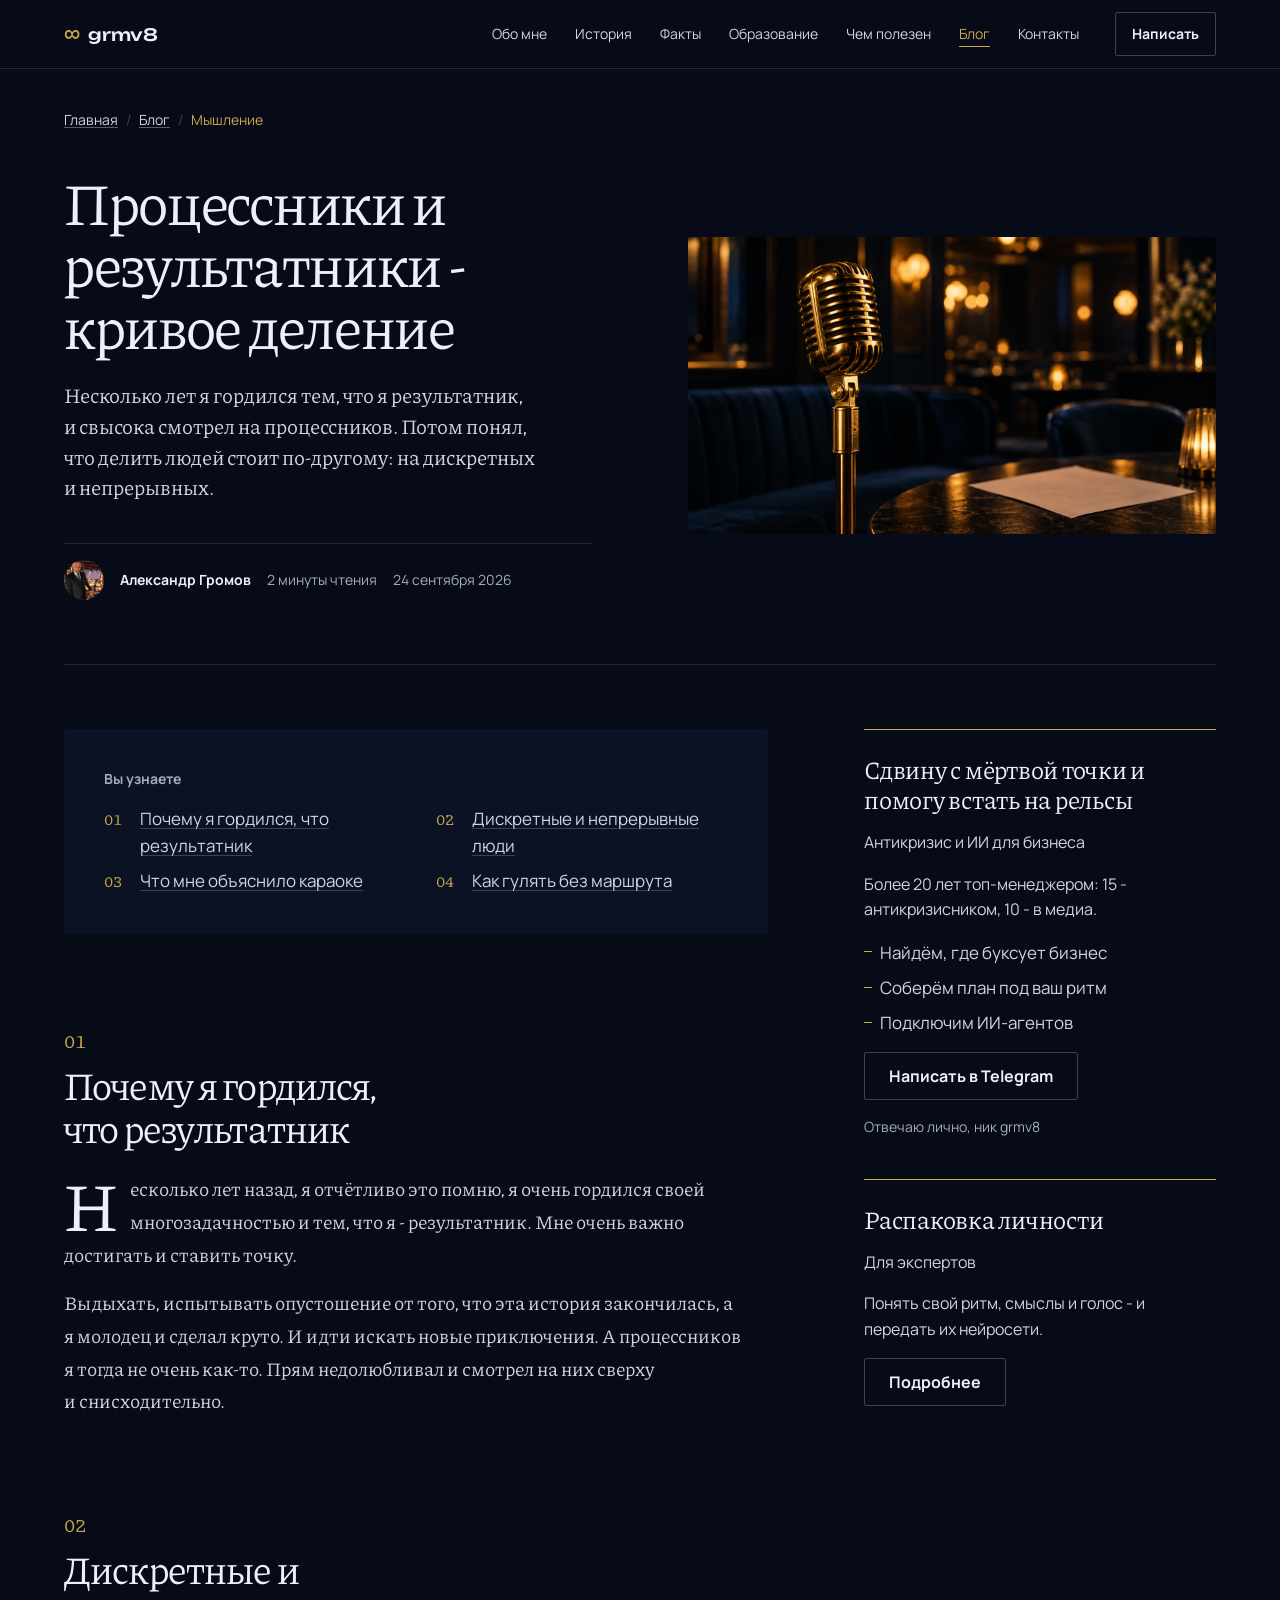
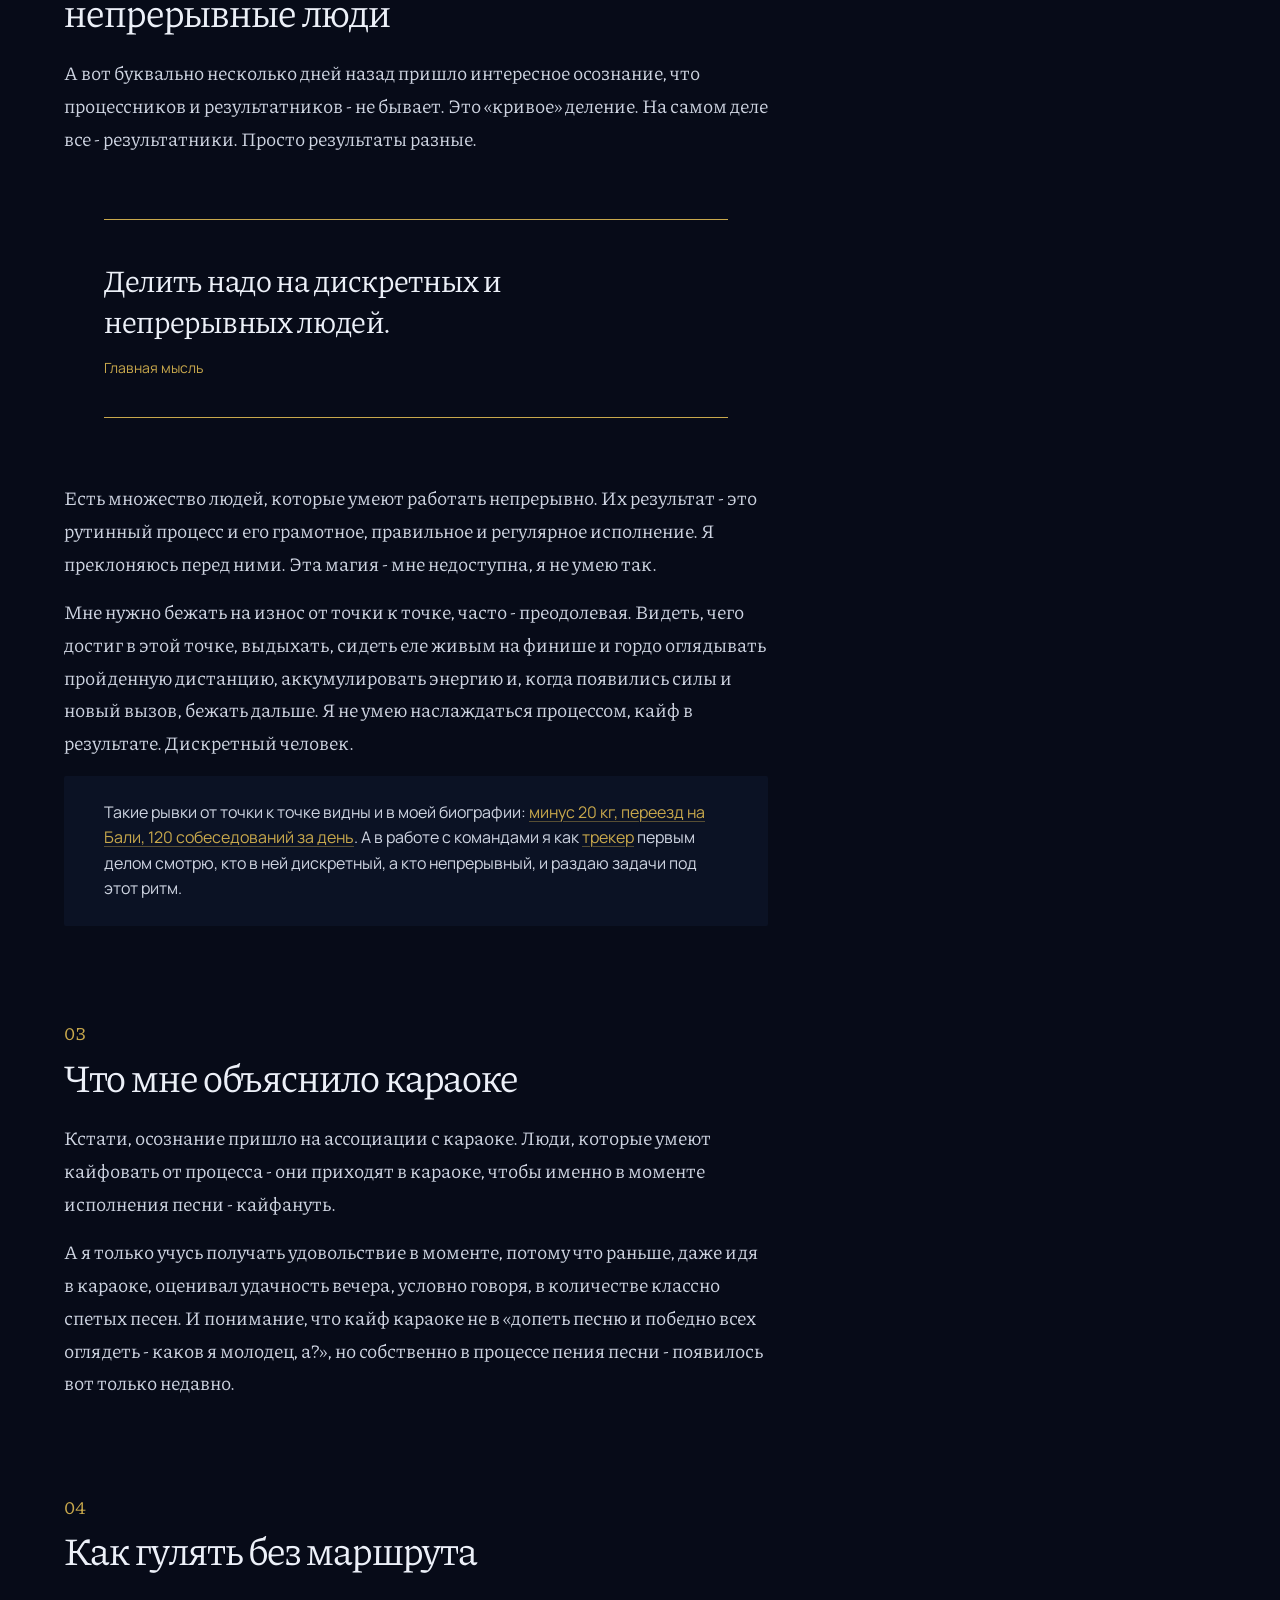
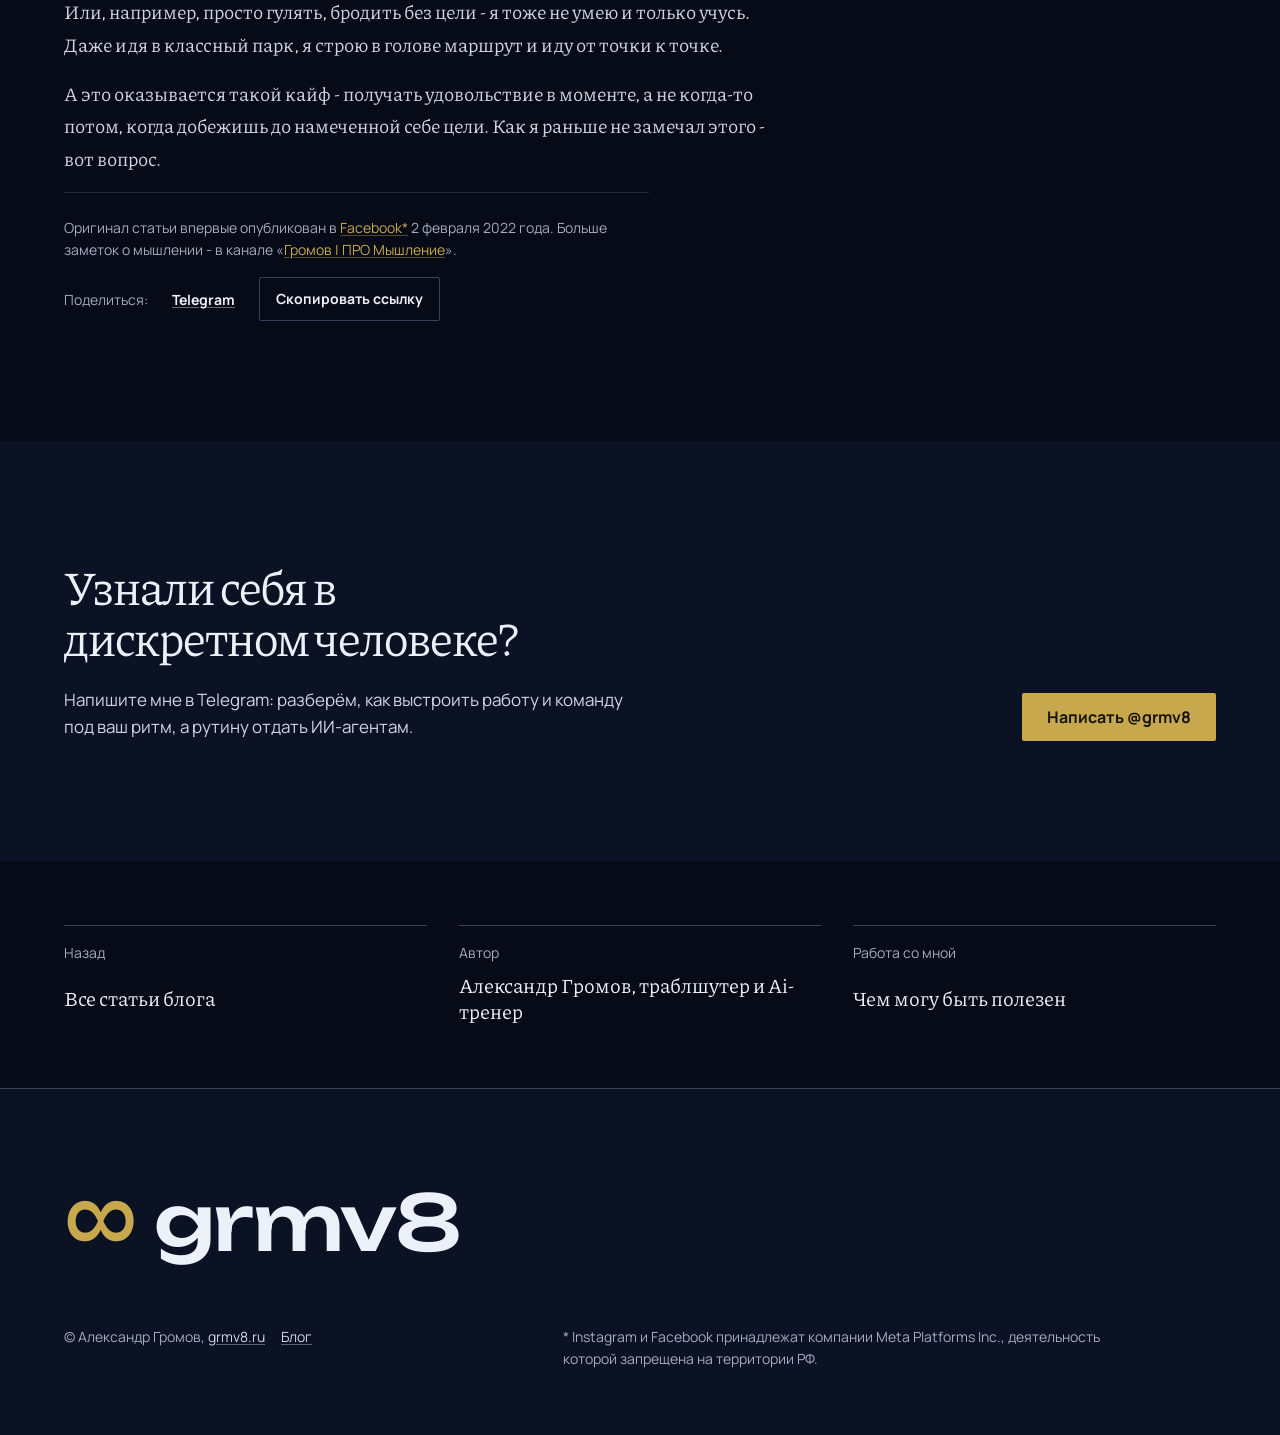
<file: blog/diskretnye-i-nepreryvnye/index.html>
<!DOCTYPE html>
<html lang="ru">
<head>
<meta charset="UTF-8">
<meta name="viewport" content="width=device-width, initial-scale=1, viewport-fit=cover">
<title>Процессники и результатники - кривое деление. Дискретные и непрерывные люди - Александр Громов</title>
<meta name="description" content="Почему деление на процессников и результатников не работает, чем дискретные люди отличаются от непрерывных и что про это объясняют караоке и прогулка без маршрута.">
<meta name="author" content="Александр Громов">
<meta property="og:type" content="article">
<meta property="og:url" content="https://grmv8.ru/blog/diskretnye-i-nepreryvnye/">
<meta property="og:title" content="Процессники и результатники - кривое деление">
<meta property="og:description" content="Все - результатники, просто результаты разные. Делить людей стоит на дискретных и непрерывных.">
<meta property="og:image" content="https://grmv8.ru/img/blog/diskretnye-i-nepreryvnye-og.jpg">
<meta property="og:image:width" content="1200">
<meta property="og:image:height" content="630">
<meta property="og:locale" content="ru_RU">
<meta property="og:site_name" content="Александр Громов - grmv8">
<meta property="article:published_time" content="2026-09-24">
<meta property="article:author" content="https://grmv8.ru/">
<meta name="twitter:card" content="summary_large_image">
<link rel="canonical" href="https://grmv8.ru/blog/diskretnye-i-nepreryvnye/">
<meta name="robots" content="index, follow">
<link rel="icon" type="image/svg+xml" href="data:image/svg+xml;charset=utf-8,%3Csvg xmlns='http://www.w3.org/2000/svg' viewBox='0 0 100 100'%3E%3Cstyle%3E@keyframes rot { 0%25, 20%25 { transform: rotate(0deg); } 40%25, 70%25 { transform: rotate(90deg); } 90%25, 100%25 { transform: rotate(0deg); } } .sym { font-family: sans-serif; font-size: 80px; font-weight: bold; fill: %23c9a84c; transform-origin: 50px 50px; animation: rot 4s infinite ease-in-out; }%3C/style%3E%3Crect width='100' height='100' fill='%230b1224' rx='20'/%3E%3Ctext x='50' y='76' text-anchor='middle' class='sym'%3E∞%3C/text%3E%3C/svg%3E">
<link rel="preconnect" href="https://fonts.googleapis.com">
<link rel="preconnect" href="https://fonts.gstatic.com" crossorigin>
<link href="https://fonts.googleapis.com/css2?family=Manrope:wght@400;700&family=Piazzolla:opsz,wght@8..30,400&family=Unbounded:wght@500&display=swap" rel="stylesheet">
<link rel="stylesheet" href="../../site.css">
<script>document.documentElement.classList.add('js');</script>
<script type="application/ld+json">
{
  "@context": "https://schema.org",
  "@type": "BlogPosting",
  "headline": "Процессники и результатники - кривое деление",
  "description": "Почему деление на процессников и результатников не работает, чем дискретные люди отличаются от непрерывных и что про это объясняют караоке и прогулка без маршрута.",
  "image": "https://grmv8.ru/img/blog/diskretnye-i-nepreryvnye.jpg",
  "datePublished": "2026-09-24",
  "dateModified": "2026-09-25",
  "inLanguage": "ru-RU",
  "author": {"@type": "Person", "@id": "https://grmv8.ru/#person", "name": "Александр Громов", "url": "https://grmv8.ru/"},
  "publisher": {"@type": "Person", "@id": "https://grmv8.ru/#person", "name": "Александр Громов"},
  "mainEntityOfPage": {"@type": "WebPage", "@id": "https://grmv8.ru/blog/diskretnye-i-nepreryvnye/"},
  "isBasedOn": "https://www.facebook.com/grmv8/posts/pfbid02UKpktFaYr6FV5NQ93ptoxmwFCVBAkU6HH5JtbZaMxLZ5Hk9XZTabX69coGgcd5RVl"
}
</script>
<script type="application/ld+json">
{
  "@context": "https://schema.org",
  "@type": "BreadcrumbList",
  "itemListElement": [
    {"@type": "ListItem", "position": 1, "name": "Главная", "item": "https://grmv8.ru/"},
    {"@type": "ListItem", "position": 2, "name": "Блог", "item": "https://grmv8.ru/blog/"},
    {"@type": "ListItem", "position": 3, "name": "Процессники и результатники - кривое деление", "item": "https://grmv8.ru/blog/diskretnye-i-nepreryvnye/"}
  ]
}
</script>
<!-- Yandex.Metrika counter -->
<script>
(function(m,e,t,r,i,k,a){m[i]=m[i]||function(){(m[i].a=m[i].a||[]).push(arguments)};m[i].l=1*new Date();for(var j=0;j<document.scripts.length;j++){if(document.scripts[j].src===r){return;}}k=e.createElement(t),a=e.getElementsByTagName(t)[0],k.async=1,k.src=r,a.parentNode.insertBefore(k,a)})(window,document,"script","https://mc.yandex.ru/metrika/tag.js","ym");
ym(113074093,"init",{clickmap:true,trackLinks:true,accurateTrackBounce:true,webvisor:true});
</script>
<!-- /Yandex.Metrika counter -->
</head>
<body>
<a class="skip" href="#main">К содержанию</a>
<div class="bar">
  <div class="container bar__in">
    <a class="wordmark" href="/" aria-label="grmv8, на главную"><span class="inf">∞</span> grmv8</a>
    <nav class="bar__nav" id="tnav" aria-label="Разделы">
      <a href="/#kto">Обо мне</a>
      <a href="/istoriya/">История</a>
      <a href="/#fakty">Факты</a>
      <a href="/#obrazovanie">Образование</a>
      <a href="/#napravleniya">Чем полезен</a>
      <a href="/blog/" aria-current="page">Блог</a>
      <a href="/#kontakty">Контакты</a>
    </nav>
    <a class="btn btn--quiet bar__cta" href="https://t.me/grmv8">Написать</a>
    <button class="burger" type="button" aria-controls="tnav" aria-expanded="false">Меню</button>
  </div>
</div>
<main id="main">
<header class="doc-hero">
  <div class="container doc-hero__grid doc-hero__grid--post">
    <nav class="crumbs-wrap" aria-label="Навигационная цепочка"><ol class="crumbs"><li><a href="/">Главная</a></li><li><a href="/blog/">Блог</a></li><li><span aria-current="page">Мышление</span></li></ol></nav>
    <h1>Процессники и результатники - кривое деление</h1>
    <figure class="hero-fig"><img src="/img/blog/diskretnye-i-nepreryvnye.jpg" alt="Золотой микрофон в пустом караоке-баре" width="1600" height="900" fetchpriority="high"></figure>
    <p class="dek">Несколько лет я гордился тем, что я результатник, и свысока смотрел на процессников. Потом понял, что делить людей стоит по-другому: на дискретных и непрерывных.</p>
    <div class="byline">
      <img src="/img/portrait.jpg" alt="Александр Громов" width="34" height="34">
      <b>Александр Громов</b><span>2 минуты чтения</span><time datetime="2026-09-24">24 сентября 2026</time>
    </div>
  </div>
</header>

<div class="container">
  <div class="doc">
    <article>
      <div class="toc" role="region" aria-labelledby="toc-h">
        <h2 id="toc-h">Вы узнаете</h2>
        <ol>
          <li><a href="#rezultatnik">Почему я гордился, что результатник</a></li>
          <li><a href="#diskretnye">Дискретные и непрерывные люди</a></li>
          <li><a href="#karaoke">Что мне объяснило караоке</a></li>
          <li><a href="#progulka">Как гулять без маршрута</a></li>
        </ol>
      </div>
      <div class="body">
        <h2 id="rezultatnik"><span class="ch-n">01</span>Почему я гордился, что результатник</h2>
        <p class="first">Несколько лет назад, я отчётливо это помню, я очень гордился своей многозадачностью и тем, что я - результатник. Мне очень важно достигать и ставить точку.</p>
        <p>Выдыхать, испытывать опустошение от того, что эта история закончилась, а я молодец и сделал круто. И идти искать новые приключения. А процессников я тогда не очень как-то. Прям недолюбливал и смотрел на них сверху и снисходительно.</p>

        <h2 id="diskretnye"><span class="ch-n">02</span>Дискретные и непрерывные люди</h2>
        <p>А вот буквально несколько дней назад пришло интересное осознание, что процессников и результатников - не бывает. Это «кривое» деление. На самом деле все - результатники. Просто результаты разные.</p>
        <figure class="quote"><blockquote><p>Делить надо на дискретных и непрерывных людей.</p></blockquote><figcaption>Главная мысль</figcaption></figure>
        <p>Есть множество людей, которые умеют работать непрерывно. Их результат - это рутинный процесс и его грамотное, правильное и регулярное исполнение. Я преклоняюсь перед ними. Эта магия - мне недоступна, я не умею так.</p>
        <p>Мне нужно бежать на износ от точки к точке, часто - преодолевая. Видеть, чего достиг в этой точке, выдыхать, сидеть еле живым на финише и гордо оглядывать пройденную дистанцию, аккумулировать энергию и, когда появились силы и новый вызов, бежать дальше. Я не умею наслаждаться процессом, кайф в результате. Дискретный человек.</p>
        <div class="note">Такие рывки от точки к точке видны и в моей биографии: <a href="/#fakty">минус 20 кг, переезд на Бали, 120 собеседований за день</a>. А в работе с командами я как <a href="/#kto">трекер</a> первым делом смотрю, кто в ней дискретный, а кто непрерывный, и раздаю задачи под этот ритм.</div>

        <h2 id="karaoke"><span class="ch-n">03</span>Что мне объяснило караоке</h2>
        <p>Кстати, осознание пришло на ассоциации с караоке. Люди, которые умеют кайфовать от процесса - они приходят в караоке, чтобы именно в моменте исполнения песни - кайфануть.</p>
        <p>А я только учусь получать удовольствие в моменте, потому что раньше, даже идя в караоке, оценивал удачность вечера, условно говоря, в количестве классно спетых песен. И понимание, что кайф караоке не в «допеть песню и победно всех оглядеть - каков я молодец, а?», но собственно в процессе пения песни - появилось вот только недавно.</p>

        <h2 id="progulka"><span class="ch-n">04</span>Как гулять без маршрута</h2>
        <p>Или, например, просто гулять, бродить без цели - я тоже не умею и только учусь. Даже идя в классный парк, я строю в голове маршрут и иду от точки к точке.</p>
        <p>А это оказывается такой кайф - получать удовольствие в моменте, а не когда-то потом, когда добежишь до намеченной себе цели. Как я раньше не замечал этого - вот вопрос.</p>

        <p class="src">Оригинал статьи впервые опубликован в <a href="https://www.facebook.com/grmv8/posts/pfbid02UKpktFaYr6FV5NQ93ptoxmwFCVBAkU6HH5JtbZaMxLZ5Hk9XZTabX69coGgcd5RVl" rel="noopener">Facebook*</a> 2 февраля 2022 года. Больше заметок о мышлении - в канале «<a href="https://t.me/gromov_dzen">Громов | ПРО Мышление</a>».</p>
        <div class="share">Поделиться:
          <a href="https://t.me/share/url?url=https%3A%2F%2Fgrmv8.ru%2Fblog%2Fdiskretnye-i-nepreryvnye%2F&amp;text=%D0%9F%D1%80%D0%BE%D1%86%D0%B5%D1%81%D1%81%D0%BD%D0%B8%D0%BA%D0%B8%20%D0%B8%20%D1%80%D0%B5%D0%B7%D1%83%D0%BB%D1%8C%D1%82%D0%B0%D1%82%D0%BD%D0%B8%D0%BA%D0%B8%20-%20%D0%BA%D1%80%D0%B8%D0%B2%D0%BE%D0%B5%20%D0%B4%D0%B5%D0%BB%D0%B5%D0%BD%D0%B8%D0%B5" rel="noopener">Telegram</a>
          <button type="button" class="copy">Скопировать ссылку</button>
        </div>
      </div>
    </article>

    <aside class="side">
      <div class="scard">
        <h3>Сдвину с мёртвой точки и помогу встать на рельсы</h3>
        <p class="scard__who">Антикризис и ИИ для бизнеса</p>
        <p>Более 20 лет топ-менеджером: 15 - антикризисником, 10 - в медиа.</p>
        <ul>
          <li>Найдём, где буксует бизнес</li>
          <li>Соберём план под ваш ритм</li>
          <li>Подключим ИИ-агентов</li>
        </ul>
        <a class="btn btn--quiet" href="https://t.me/grmv8">Написать в Telegram</a>
        <p class="hint">Отвечаю лично, ник grmv8</p>
      </div>
      <div class="scard">
        <h3>Распаковка личности</h3>
        <p class="scard__who">Для экспертов</p>
        <p>Понять свой ритм, смыслы и голос - и передать их нейросети.</p>
        <a class="btn btn--quiet" href="/raspakovka/">Подробнее</a>
      </div>
    </aside>
  </div>
</div>

<section class="cta">
  <div class="container cta__in">
    <div>
      <h2>Узнали себя в дискретном человеке?</h2>
      <p>Напишите мне в Telegram: разберём, как выстроить работу и команду под ваш ритм, а рутину отдать ИИ-агентам.</p>
    </div>
    <a class="btn btn--primary" href="https://t.me/grmv8">Написать @grmv8</a>
  </div>
</section>
<div class="container">
  <nav class="pnav" aria-label="Дальше">
    <a href="/blog/"><span>Назад</span><strong>Все статьи блога</strong></a>
    <a href="/"><span>Автор</span><strong>Александр Громов, траблшутер и Ai-тренер</strong></a>
    <a href="/#napravleniya"><span>Работа со мной</span><strong>Чем могу быть полезен</strong></a>
  </nav>
</div>
</main>

<aside class="rw" aria-label="Осталось читать">
  <svg class="rw-ring" viewBox="0 0 36 36" aria-hidden="true"><circle class="bg" cx="18" cy="18" r="15"/><circle class="fg" cx="18" cy="18" r="15"/></svg>
  <span class="rw-time"><b>2</b><span>мин</span></span>
  <button class="rw-top" type="button" aria-label="Наверх">↑</button>
  <a class="rw-cta" href="https://t.me/grmv8">Написать</a>
</aside>

<footer class="foot">
  <div class="container">
    <p class="foot__mark" aria-hidden="true"><span class="inf">∞</span> grmv8</p>
    <div class="foot__lines">
      <p><span>© Александр Громов, <a href="/">grmv8.ru</a></span><a href="/blog/">Блог</a></p>
      <p>* Instagram и Facebook принадлежат компании Meta Platforms Inc., деятельность которой запрещена на территории РФ.</p>
    </div>
  </div>
</footer>

<script>
(function(){
  // top navigation: disclosure under 66rem
  var bar=document.querySelector('.bar'),bg=bar.querySelector('.burger');
  bg.addEventListener('click',function(){var o=bar.classList.toggle('is-open');bg.setAttribute('aria-expanded',o)});
  bar.querySelectorAll('.bar__nav a').forEach(function(a){a.addEventListener('click',function(){bar.classList.remove('is-open');bg.setAttribute('aria-expanded','false')})});
  // reading widget: minutes left in the article body
  var rw=document.querySelector('.rw'),art=document.querySelector('.body');
  if(rw&&art){
    var words=art.textContent.trim().split(/\s+/).length,mins=Math.max(1,Math.ceil(words/220));
    var num=rw.querySelector('.rw-time b'),lbl=rw.querySelector('.rw-time span'),fg=rw.querySelector('.fg'),tick=false;
    function rwUpd(){
      tick=false;
      var r=art.getBoundingClientRect(),vh=innerHeight,span=r.height-vh*.5;
      var pct=Math.min(1,Math.max(0,(vh*.5-r.top)/(span>0?span:1)));
      var left=Math.ceil(mins*(1-pct)-.05);
      if(left>0){num.textContent=left;lbl.textContent='мин'}else{num.textContent='';lbl.textContent='дочитано'}
      fg.style.strokeDashoffset=(94.25*(1-pct)).toFixed(2);
      rw.classList.toggle('on',r.top<vh*.35);
      rw.classList.toggle('up',pct>.4);
      rw.classList.toggle('cta',pct>.85);
    }
    addEventListener('scroll',function(){if(!tick){tick=true;requestAnimationFrame(rwUpd)}},{passive:true});
    addEventListener('resize',rwUpd);rwUpd();
    rw.querySelector('.rw-top').addEventListener('click',function(){scrollTo({top:0,behavior:matchMedia('(prefers-reduced-motion: reduce)').matches?'auto':'smooth'})});
  }
  var b=document.querySelector('.copy');
  b.addEventListener('click',function(){
    var u=location.href.split('#')[0];
    (navigator.clipboard?navigator.clipboard.writeText(u):Promise.reject()).then(function(){b.textContent='Ссылка скопирована'},function(){b.textContent=u});
  });
})();
</script>
</body>
</html>
</file>
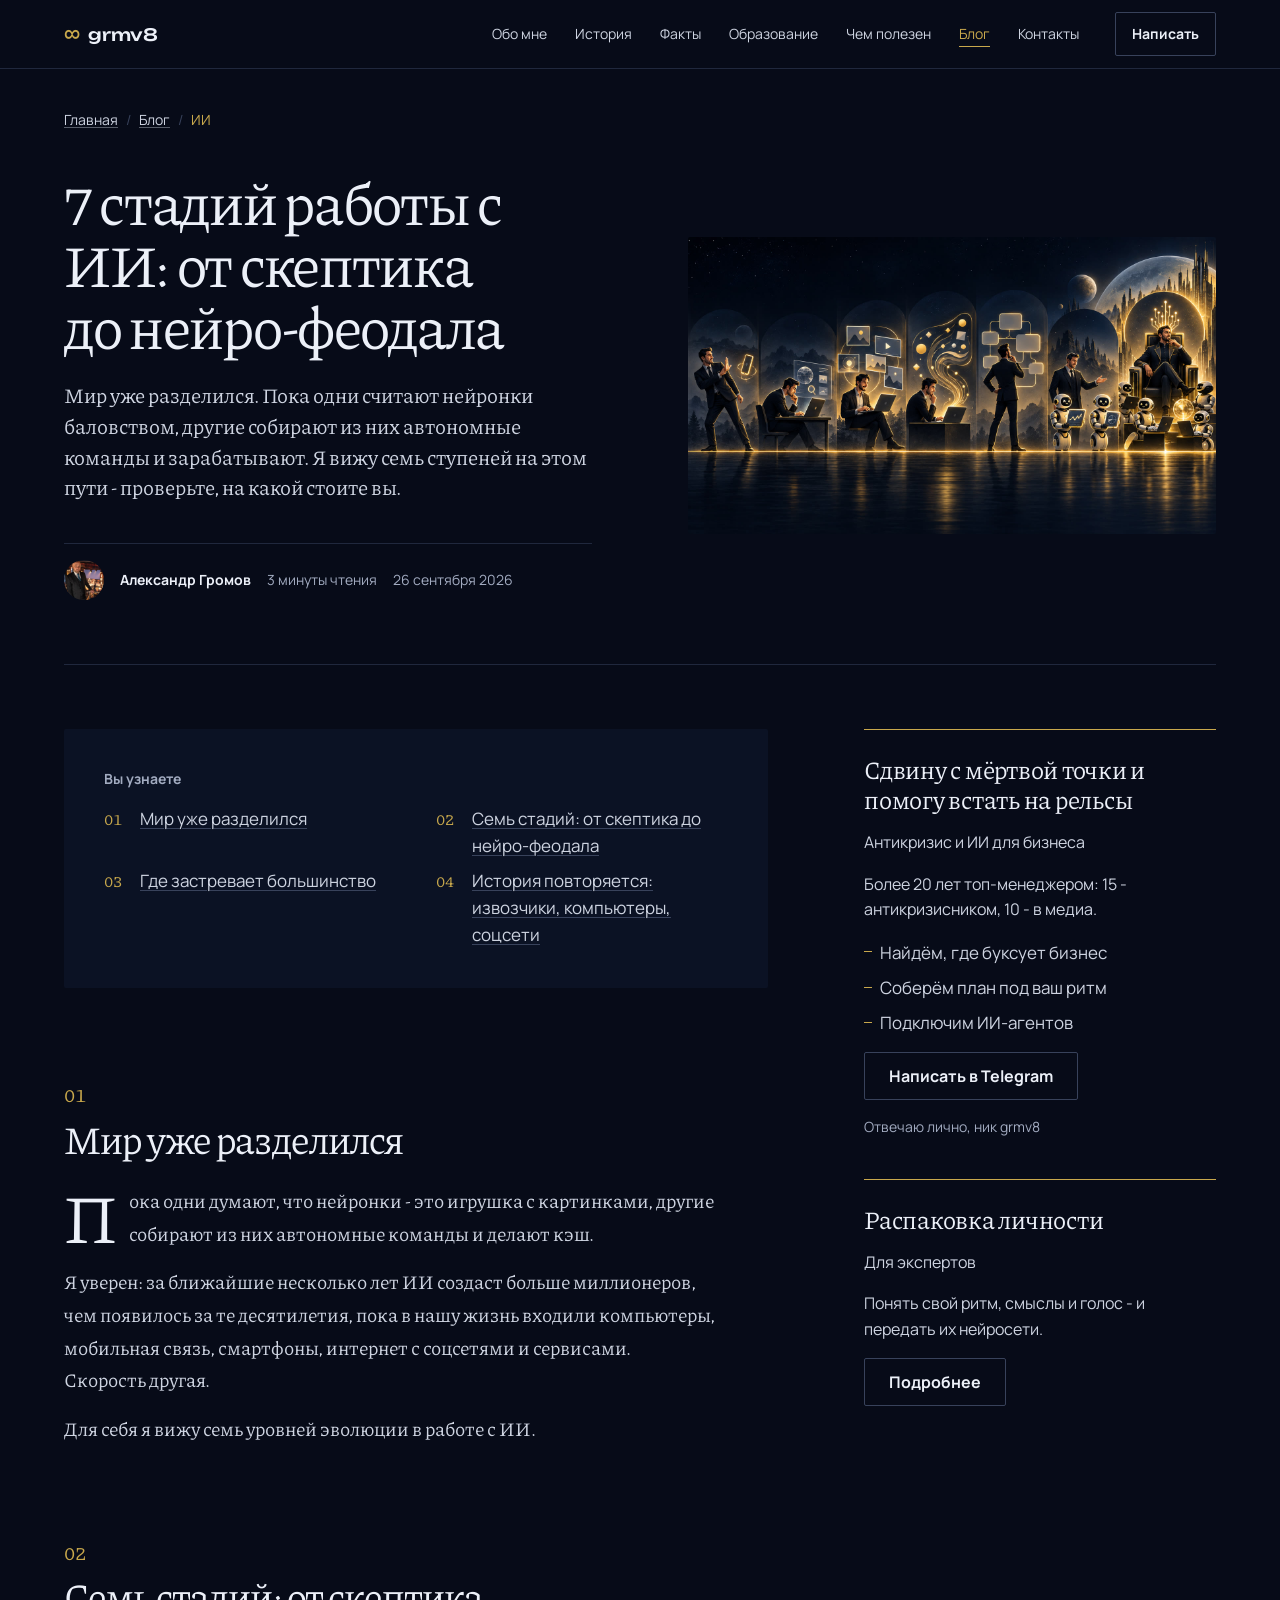
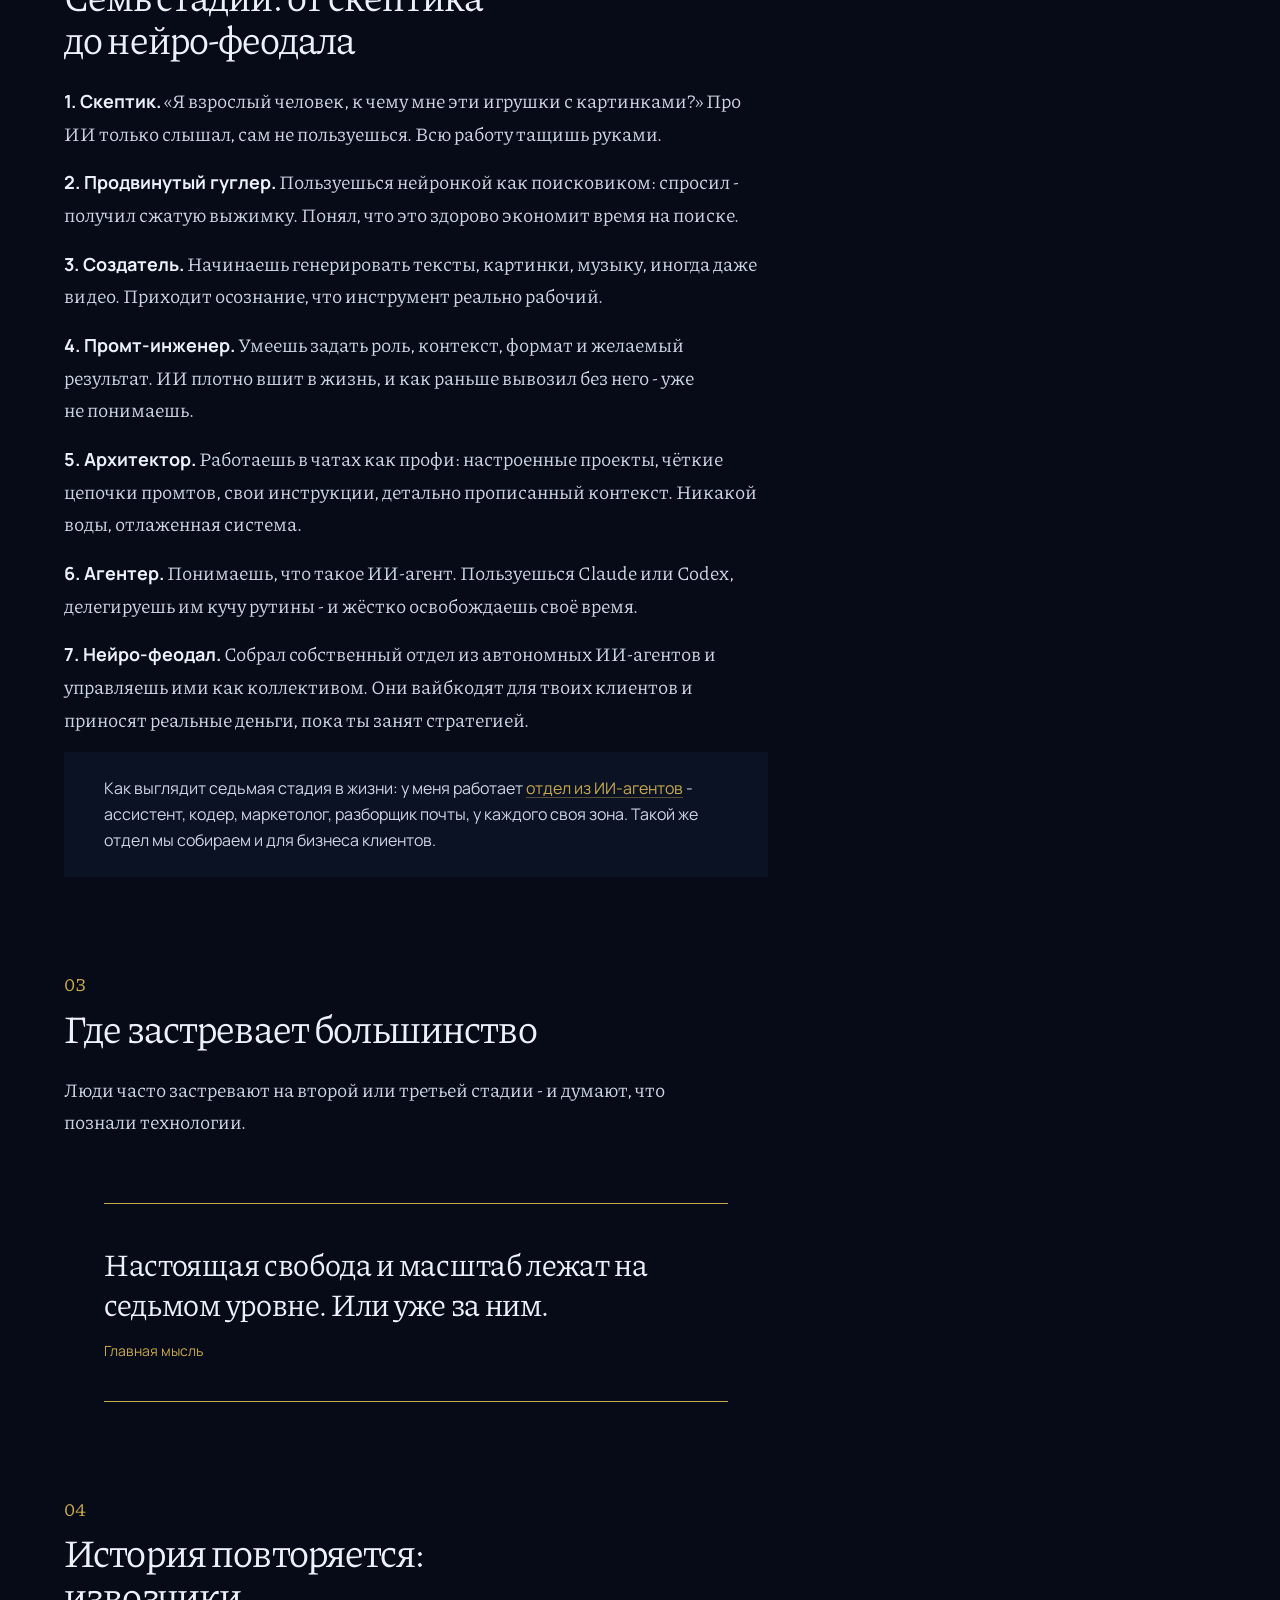
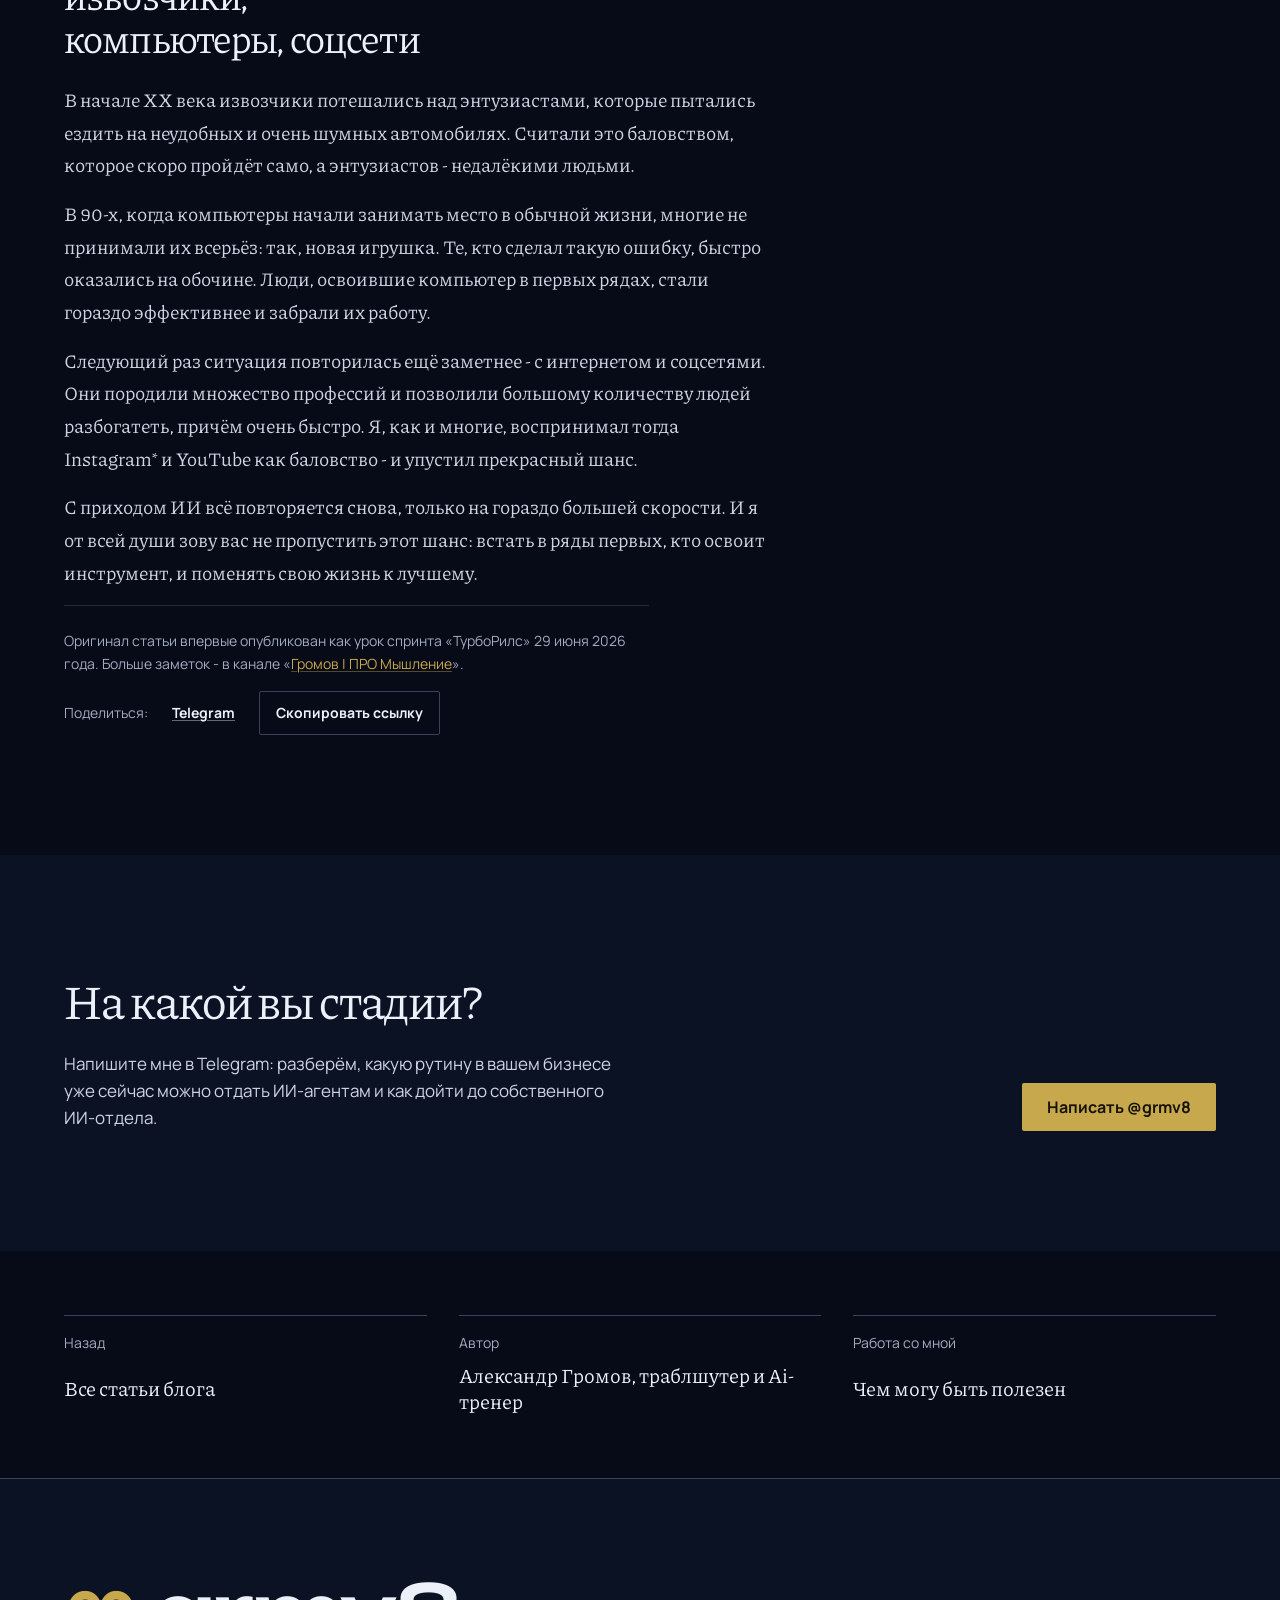
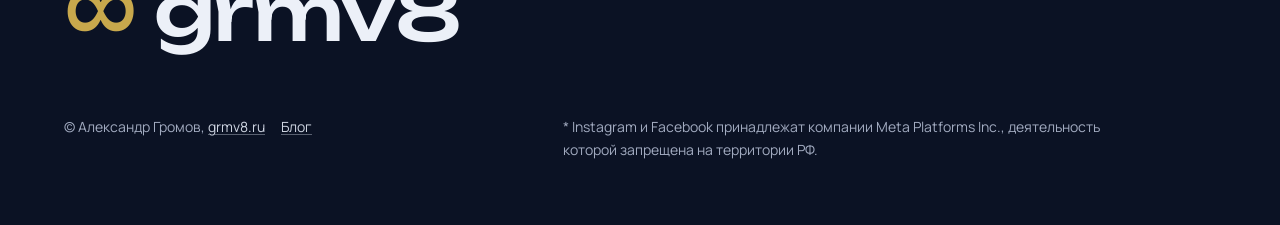
<file: blog/nejro-feodal/index.html>
<!DOCTYPE html>
<html lang="ru">
<head>
<meta charset="UTF-8">
<meta name="viewport" content="width=device-width, initial-scale=1, viewport-fit=cover">
<title>7 стадий работы с ИИ: от скептика до нейро-феодала - Александр Громов</title>
<meta name="description" content="Семь уровней работы с нейросетями: скептик, гуглер, создатель, промт-инженер, архитектор, агентер и нейро-феодал с собственным отделом ИИ-агентов. И почему история с извозчиками повторяется.">
<meta name="author" content="Александр Громов">
<meta property="og:type" content="article">
<meta property="og:url" content="https://grmv8.ru/blog/nejro-feodal/">
<meta property="og:title" content="7 стадий работы с ИИ: от скептика до нейро-феодала">
<meta property="og:description" content="Мир уже разделился: одни считают нейронки баловством, другие собирают из них автономные команды. На какой стадии вы?">
<meta property="og:image" content="https://grmv8.ru/img/blog/nejro-feodal-og.jpg">
<meta property="og:image:width" content="1200">
<meta property="og:image:height" content="630">
<meta property="og:locale" content="ru_RU">
<meta property="og:site_name" content="Александр Громов - grmv8">
<meta property="article:published_time" content="2026-09-26">
<meta property="article:author" content="https://grmv8.ru/">
<meta name="twitter:card" content="summary_large_image">
<link rel="canonical" href="https://grmv8.ru/blog/nejro-feodal/">
<meta name="robots" content="index, follow">
<link rel="icon" type="image/svg+xml" href="data:image/svg+xml;charset=utf-8,%3Csvg xmlns='http://www.w3.org/2000/svg' viewBox='0 0 100 100'%3E%3Cstyle%3E@keyframes rot { 0%25, 20%25 { transform: rotate(0deg); } 40%25, 70%25 { transform: rotate(90deg); } 90%25, 100%25 { transform: rotate(0deg); } } .sym { font-family: sans-serif; font-size: 80px; font-weight: bold; fill: %23c9a84c; transform-origin: 50px 50px; animation: rot 4s infinite ease-in-out; }%3C/style%3E%3Crect width='100' height='100' fill='%230b1224' rx='20'/%3E%3Ctext x='50' y='76' text-anchor='middle' class='sym'%3E∞%3C/text%3E%3C/svg%3E">
<link rel="preconnect" href="https://fonts.googleapis.com">
<link rel="preconnect" href="https://fonts.gstatic.com" crossorigin>
<link href="https://fonts.googleapis.com/css2?family=Manrope:wght@400;700&family=Piazzolla:opsz,wght@8..30,400&family=Unbounded:wght@500&display=swap" rel="stylesheet">
<link rel="stylesheet" href="../../site.css">
<script>document.documentElement.classList.add('js');</script>
<script type="application/ld+json">
{
  "@context": "https://schema.org",
  "@type": "BlogPosting",
  "headline": "7 стадий работы с ИИ: от скептика до нейро-феодала",
  "description": "Семь уровней работы с нейросетями: скептик, гуглер, создатель, промт-инженер, архитектор, агентер и нейро-феодал с собственным отделом ИИ-агентов. И почему история с извозчиками повторяется.",
  "image": "https://grmv8.ru/img/blog/nejro-feodal.jpg",
  "datePublished": "2026-09-26",
  "dateModified": "2026-09-26",
  "inLanguage": "ru-RU",
  "author": {"@type": "Person", "@id": "https://grmv8.ru/#person", "name": "Александр Громов", "url": "https://grmv8.ru/"},
  "publisher": {"@type": "Person", "@id": "https://grmv8.ru/#person", "name": "Александр Громов"},
  "mainEntityOfPage": {"@type": "WebPage", "@id": "https://grmv8.ru/blog/nejro-feodal/"}
}
</script>
<script type="application/ld+json">
{
  "@context": "https://schema.org",
  "@type": "BreadcrumbList",
  "itemListElement": [
    {"@type": "ListItem", "position": 1, "name": "Главная", "item": "https://grmv8.ru/"},
    {"@type": "ListItem", "position": 2, "name": "Блог", "item": "https://grmv8.ru/blog/"},
    {"@type": "ListItem", "position": 3, "name": "7 стадий работы с ИИ: от скептика до нейро-феодала", "item": "https://grmv8.ru/blog/nejro-feodal/"}
  ]
}
</script>
<!-- Yandex.Metrika counter -->
<script>
(function(m,e,t,r,i,k,a){m[i]=m[i]||function(){(m[i].a=m[i].a||[]).push(arguments)};m[i].l=1*new Date();for(var j=0;j<document.scripts.length;j++){if(document.scripts[j].src===r){return;}}k=e.createElement(t),a=e.getElementsByTagName(t)[0],k.async=1,k.src=r,a.parentNode.insertBefore(k,a)})(window,document,"script","https://mc.yandex.ru/metrika/tag.js","ym");
ym(113074093,"init",{clickmap:true,trackLinks:true,accurateTrackBounce:true,webvisor:true});
</script>
<!-- /Yandex.Metrika counter -->
</head>
<body>
<a class="skip" href="#main">К содержанию</a>
<div class="bar">
  <div class="container bar__in">
    <a class="wordmark" href="/" aria-label="grmv8, на главную"><span class="inf">∞</span> grmv8</a>
    <nav class="bar__nav" id="tnav" aria-label="Разделы">
      <a href="/#kto">Обо мне</a>
      <a href="/istoriya/">История</a>
      <a href="/#fakty">Факты</a>
      <a href="/#obrazovanie">Образование</a>
      <a href="/#napravleniya">Чем полезен</a>
      <a href="/blog/" aria-current="page">Блог</a>
      <a href="/#kontakty">Контакты</a>
    </nav>
    <a class="btn btn--quiet bar__cta" href="https://t.me/grmv8">Написать</a>
    <button class="burger" type="button" aria-controls="tnav" aria-expanded="false">Меню</button>
  </div>
</div>
<main id="main">
<header class="doc-hero">
  <div class="container doc-hero__grid doc-hero__grid--post">
    <nav class="crumbs-wrap" aria-label="Навигационная цепочка"><ol class="crumbs"><li><a href="/">Главная</a></li><li><a href="/blog/">Блог</a></li><li><span aria-current="page">ИИ</span></li></ol></nav>
    <h1>7 стадий работы с ИИ: от скептика до нейро-феодала</h1>
    <figure class="hero-fig"><img src="/img/blog/nejro-feodal.jpg" alt="Семь стадий работы с ИИ: от скептика с телефоном до нейро-феодала на троне среди ИИ-агентов" width="1600" height="900" fetchpriority="high"></figure>
    <p class="dek">Мир уже разделился. Пока одни считают нейронки баловством, другие собирают из них автономные команды и зарабатывают. Я вижу семь ступеней на этом пути - проверьте, на какой стоите вы.</p>
    <div class="byline">
      <img src="/img/portrait.jpg" alt="Александр Громов" width="34" height="34">
      <b>Александр Громов</b><span>3 минуты чтения</span><time datetime="2026-09-26">26 сентября 2026</time>
    </div>
  </div>
</header>

<div class="container">
  <div class="doc">
    <article>
      <div class="toc" role="region" aria-labelledby="toc-h">
        <h2 id="toc-h">Вы узнаете</h2>
        <ol>
          <li><a href="#razdelilsya">Мир уже разделился</a></li>
          <li><a href="#stadii">Семь стадий: от скептика до нейро-феодала</a></li>
          <li><a href="#zastrevayut">Где застревает большинство</a></li>
          <li><a href="#istoriya">История повторяется: извозчики, компьютеры, соцсети</a></li>
        </ol>
      </div>
      <div class="body">
        <h2 id="razdelilsya"><span class="ch-n">01</span>Мир уже разделился</h2>
        <p class="first">Пока одни думают, что нейронки - это игрушка с картинками, другие собирают из них автономные команды и делают кэш.</p>
        <p>Я уверен: за ближайшие несколько лет ИИ создаст больше миллионеров, чем появилось за те десятилетия, пока в нашу жизнь входили компьютеры, мобильная связь, смартфоны, интернет с соцсетями и сервисами. Скорость другая.</p>
        <p>Для себя я вижу семь уровней эволюции в работе с ИИ.</p>

        <h2 id="stadii"><span class="ch-n">02</span>Семь стадий: от скептика до нейро-феодала</h2>
        <p><b>1. Скептик.</b> «Я взрослый человек, к чему мне эти игрушки с картинками?» Про ИИ только слышал, сам не пользуешься. Всю работу тащишь руками.</p>
        <p><b>2. Продвинутый гуглер.</b> Пользуешься нейронкой как поисковиком: спросил - получил сжатую выжимку. Понял, что это здорово экономит время на поиске.</p>
        <p><b>3. Создатель.</b> Начинаешь генерировать тексты, картинки, музыку, иногда даже видео. Приходит осознание, что инструмент реально рабочий.</p>
        <p><b>4. Промт-инженер.</b> Умеешь задать роль, контекст, формат и желаемый результат. ИИ плотно вшит в жизнь, и как раньше вывозил без него - уже не понимаешь.</p>
        <p><b>5. Архитектор.</b> Работаешь в чатах как профи: настроенные проекты, чёткие цепочки промтов, свои инструкции, детально прописанный контекст. Никакой воды, отлаженная система.</p>
        <p><b>6. Агентер.</b> Понимаешь, что такое ИИ-агент. Пользуешься Claude или Codex, делегируешь им кучу рутины - и жёстко освобождаешь своё время.</p>
        <p><b>7. Нейро-феодал.</b> Собрал собственный отдел из автономных ИИ-агентов и управляешь ими как коллективом. Они вайбкодят для твоих клиентов и приносят реальные деньги, пока ты занят стратегией.</p>
        <div class="note">Как выглядит седьмая стадия в жизни: у меня работает <a href="https://ai.grmv8.ru/">отдел из ИИ-агентов</a> - ассистент, кодер, маркетолог, разборщик почты, у каждого своя зона. Такой же отдел мы собираем и для бизнеса клиентов.</div>

        <h2 id="zastrevayut"><span class="ch-n">03</span>Где застревает большинство</h2>
        <p>Люди часто застревают на второй или третьей стадии - и думают, что познали технологии.</p>
        <figure class="quote"><blockquote><p>Настоящая свобода и масштаб лежат на седьмом уровне. Или уже за ним.</p></blockquote><figcaption>Главная мысль</figcaption></figure>

        <h2 id="istoriya"><span class="ch-n">04</span>История повторяется: извозчики, компьютеры, соцсети</h2>
        <p>В начале XX века извозчики потешались над энтузиастами, которые пытались ездить на неудобных и очень шумных автомобилях. Считали это баловством, которое скоро пройдёт само, а энтузиастов - недалёкими людьми.</p>
        <p>В 90-х, когда компьютеры начали занимать место в обычной жизни, многие не принимали их всерьёз: так, новая игрушка. Те, кто сделал такую ошибку, быстро оказались на обочине. Люди, освоившие компьютер в первых рядах, стали гораздо эффективнее и забрали их работу.</p>
        <p>Следующий раз ситуация повторилась ещё заметнее - с интернетом и соцсетями. Они породили множество профессий и позволили большому количеству людей разбогатеть, причём очень быстро. Я, как и многие, воспринимал тогда Instagram* и YouTube как баловство - и упустил прекрасный шанс.</p>
        <p>С приходом ИИ всё повторяется снова, только на гораздо большей скорости. И я от всей души зову вас не пропустить этот шанс: встать в ряды первых, кто освоит инструмент, и поменять свою жизнь к лучшему.</p>

        <p class="src">Оригинал статьи впервые опубликован как урок спринта «ТурбоРилс» 29 июня 2026 года. Больше заметок - в канале «<a href="https://t.me/gromov_dzen">Громов | ПРО Мышление</a>».</p>
        <div class="share">Поделиться:
          <a href="https://t.me/share/url?url=https%3A%2F%2Fgrmv8.ru%2Fblog%2Fnejro-feodal%2F&amp;text=7%20%D1%81%D1%82%D0%B0%D0%B4%D0%B8%D0%B9%20%D1%80%D0%B0%D0%B1%D0%BE%D1%82%D1%8B%20%D1%81%20%D0%98%D0%98%3A%20%D0%BE%D1%82%20%D1%81%D0%BA%D0%B5%D0%BF%D1%82%D0%B8%D0%BA%D0%B0%20%D0%B4%D0%BE%20%D0%BD%D0%B5%D0%B9%D1%80%D0%BE-%D1%84%D0%B5%D0%BE%D0%B4%D0%B0%D0%BB%D0%B0" rel="noopener">Telegram</a>
          <button type="button" class="copy">Скопировать ссылку</button>
        </div>
      </div>
    </article>

    <aside class="side">
      <div class="scard">
        <h3>Сдвину с мёртвой точки и помогу встать на рельсы</h3>
        <p class="scard__who">Антикризис и ИИ для бизнеса</p>
        <p>Более 20 лет топ-менеджером: 15 - антикризисником, 10 - в медиа.</p>
        <ul>
          <li>Найдём, где буксует бизнес</li>
          <li>Соберём план под ваш ритм</li>
          <li>Подключим ИИ-агентов</li>
        </ul>
        <a class="btn btn--quiet" href="https://t.me/grmv8">Написать в Telegram</a>
        <p class="hint">Отвечаю лично, ник grmv8</p>
      </div>
      <div class="scard">
        <h3>Распаковка личности</h3>
        <p class="scard__who">Для экспертов</p>
        <p>Понять свой ритм, смыслы и голос - и передать их нейросети.</p>
        <a class="btn btn--quiet" href="/raspakovka/">Подробнее</a>
      </div>
    </aside>
  </div>
</div>

<section class="cta">
  <div class="container cta__in">
    <div>
      <h2>На какой вы стадии?</h2>
      <p>Напишите мне в Telegram: разберём, какую рутину в вашем бизнесе уже сейчас можно отдать ИИ-агентам и как дойти до собственного ИИ-отдела.</p>
    </div>
    <a class="btn btn--primary" href="https://t.me/grmv8">Написать @grmv8</a>
  </div>
</section>
<div class="container">
  <nav class="pnav" aria-label="Дальше">
    <a href="/blog/"><span>Назад</span><strong>Все статьи блога</strong></a>
    <a href="/"><span>Автор</span><strong>Александр Громов, траблшутер и Ai-тренер</strong></a>
    <a href="/#napravleniya"><span>Работа со мной</span><strong>Чем могу быть полезен</strong></a>
  </nav>
</div>
</main>

<aside class="rw" aria-label="Осталось читать">
  <svg class="rw-ring" viewBox="0 0 36 36" aria-hidden="true"><circle class="bg" cx="18" cy="18" r="15"/><circle class="fg" cx="18" cy="18" r="15"/></svg>
  <span class="rw-time"><b>3</b><span>мин</span></span>
  <button class="rw-top" type="button" aria-label="Наверх">↑</button>
  <a class="rw-cta" href="https://t.me/grmv8">Написать</a>
</aside>

<footer class="foot">
  <div class="container">
    <p class="foot__mark" aria-hidden="true"><span class="inf">∞</span> grmv8</p>
    <div class="foot__lines">
      <p><span>© Александр Громов, <a href="/">grmv8.ru</a></span><a href="/blog/">Блог</a></p>
      <p>* Instagram и Facebook принадлежат компании Meta Platforms Inc., деятельность которой запрещена на территории РФ.</p>
    </div>
  </div>
</footer>

<script>
(function(){
  // top navigation: disclosure under 66rem
  var bar=document.querySelector('.bar'),bg=bar.querySelector('.burger');
  bg.addEventListener('click',function(){var o=bar.classList.toggle('is-open');bg.setAttribute('aria-expanded',o)});
  bar.querySelectorAll('.bar__nav a').forEach(function(a){a.addEventListener('click',function(){bar.classList.remove('is-open');bg.setAttribute('aria-expanded','false')})});
  // reading widget: minutes left in the article body
  var rw=document.querySelector('.rw'),art=document.querySelector('.body');
  if(rw&&art){
    var words=art.textContent.trim().split(/\s+/).length,mins=Math.max(1,Math.ceil(words/220));
    var num=rw.querySelector('.rw-time b'),lbl=rw.querySelector('.rw-time span'),fg=rw.querySelector('.fg'),tick=false;
    function rwUpd(){
      tick=false;
      var r=art.getBoundingClientRect(),vh=innerHeight,span=r.height-vh*.5;
      var pct=Math.min(1,Math.max(0,(vh*.5-r.top)/(span>0?span:1)));
      var left=Math.ceil(mins*(1-pct)-.05);
      if(left>0){num.textContent=left;lbl.textContent='мин'}else{num.textContent='';lbl.textContent='дочитано'}
      fg.style.strokeDashoffset=(94.25*(1-pct)).toFixed(2);
      rw.classList.toggle('on',r.top<vh*.35);
      rw.classList.toggle('up',pct>.4);
      rw.classList.toggle('cta',pct>.85);
    }
    addEventListener('scroll',function(){if(!tick){tick=true;requestAnimationFrame(rwUpd)}},{passive:true});
    addEventListener('resize',rwUpd);rwUpd();
    rw.querySelector('.rw-top').addEventListener('click',function(){scrollTo({top:0,behavior:matchMedia('(prefers-reduced-motion: reduce)').matches?'auto':'smooth'})});
  }
  var b=document.querySelector('.copy');
  b.addEventListener('click',function(){
    var u=location.href.split('#')[0];
    (navigator.clipboard?navigator.clipboard.writeText(u):Promise.reject()).then(function(){b.textContent='Ссылка скопирована'},function(){b.textContent=u});
  });
})();
</script>
</body>
</html>
</file>
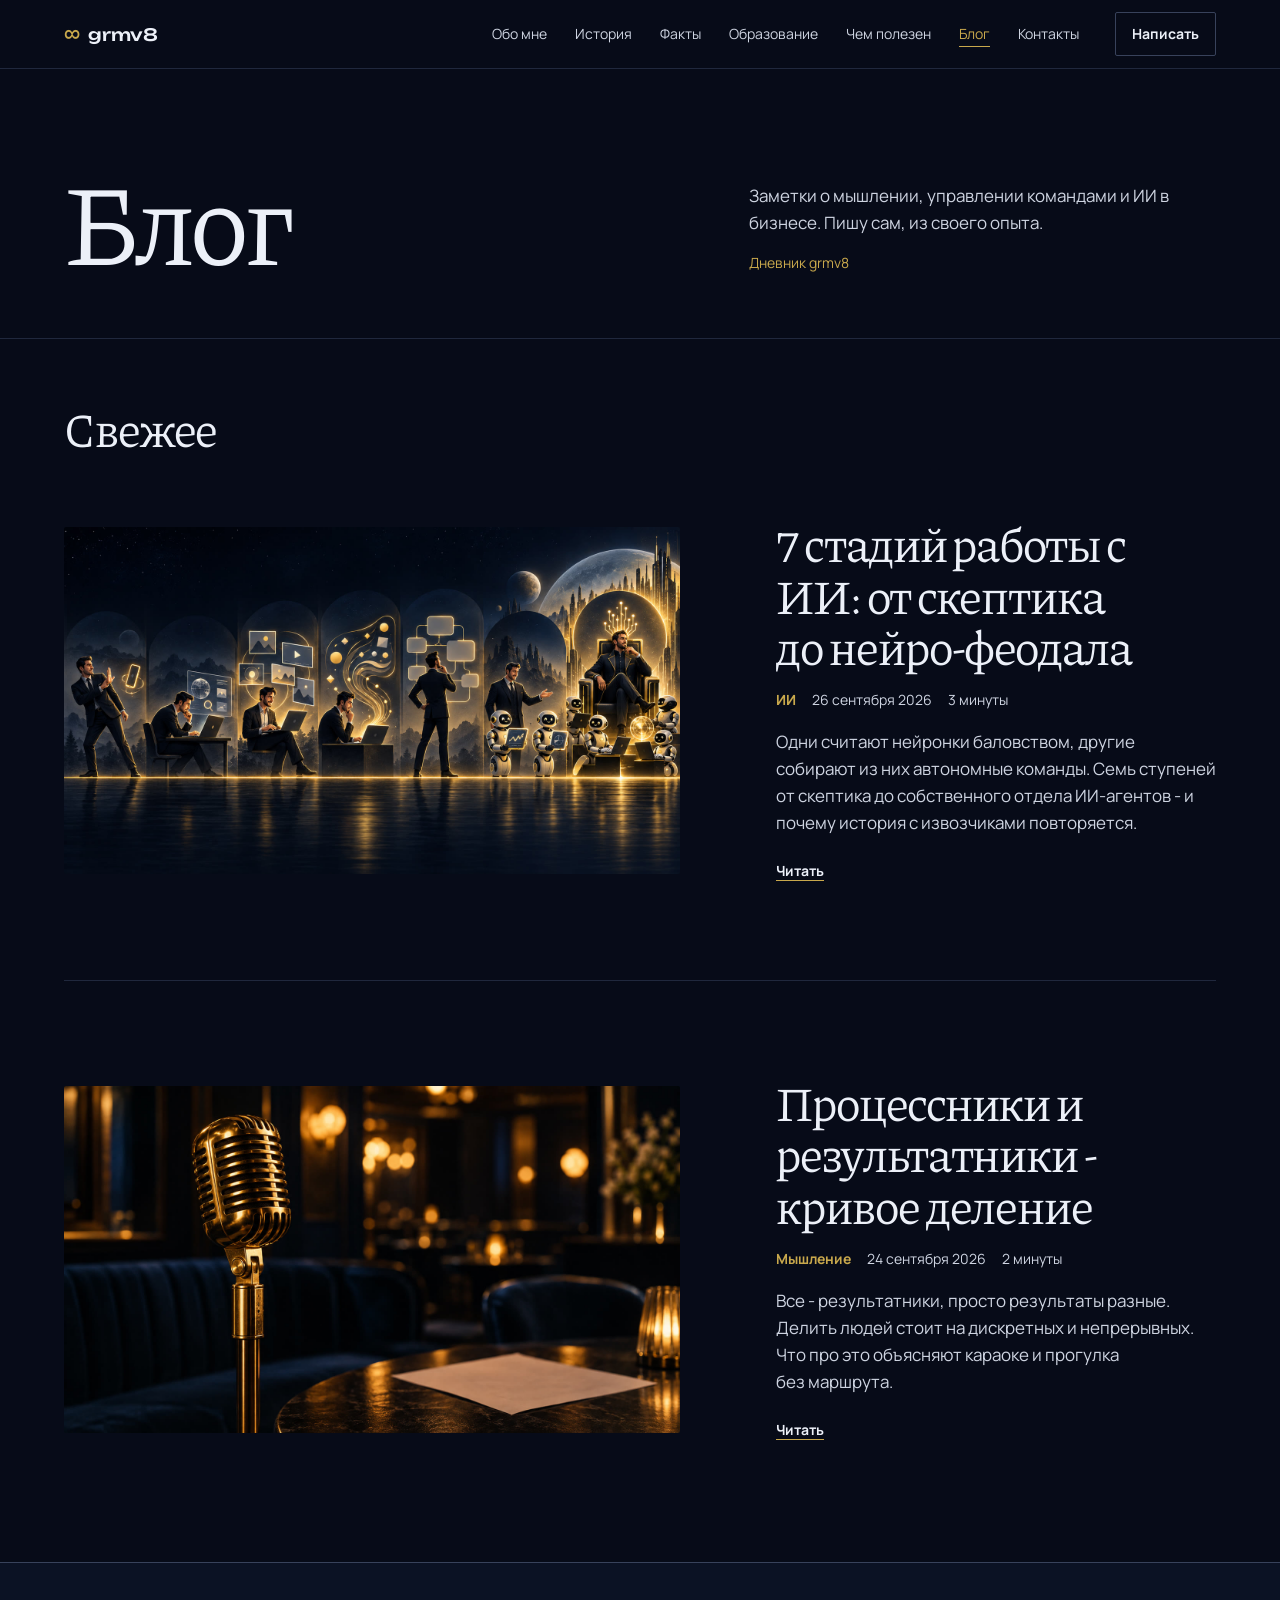
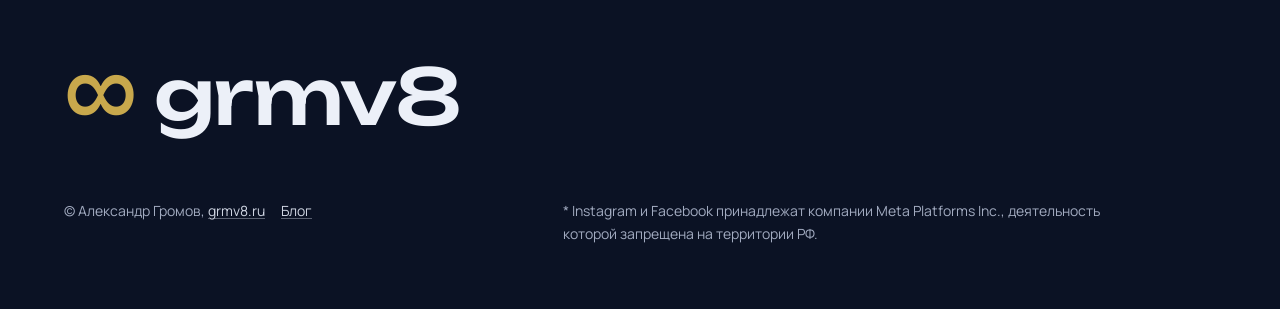
<file: new/blog/index.html>
<!doctype html>
<html lang="ru"><head><meta charset="utf-8">
<title>grmv8.ru</title>
<meta name="robots" content="noindex">
<link rel="canonical" href="https://grmv8.ru/blog/">
<meta http-equiv="refresh" content="0; url=/blog/">
<script>location.replace('/blog/' + location.hash);</script>
</head><body><a href="/blog/">grmv8.ru/blog/</a></body></html>
</file>
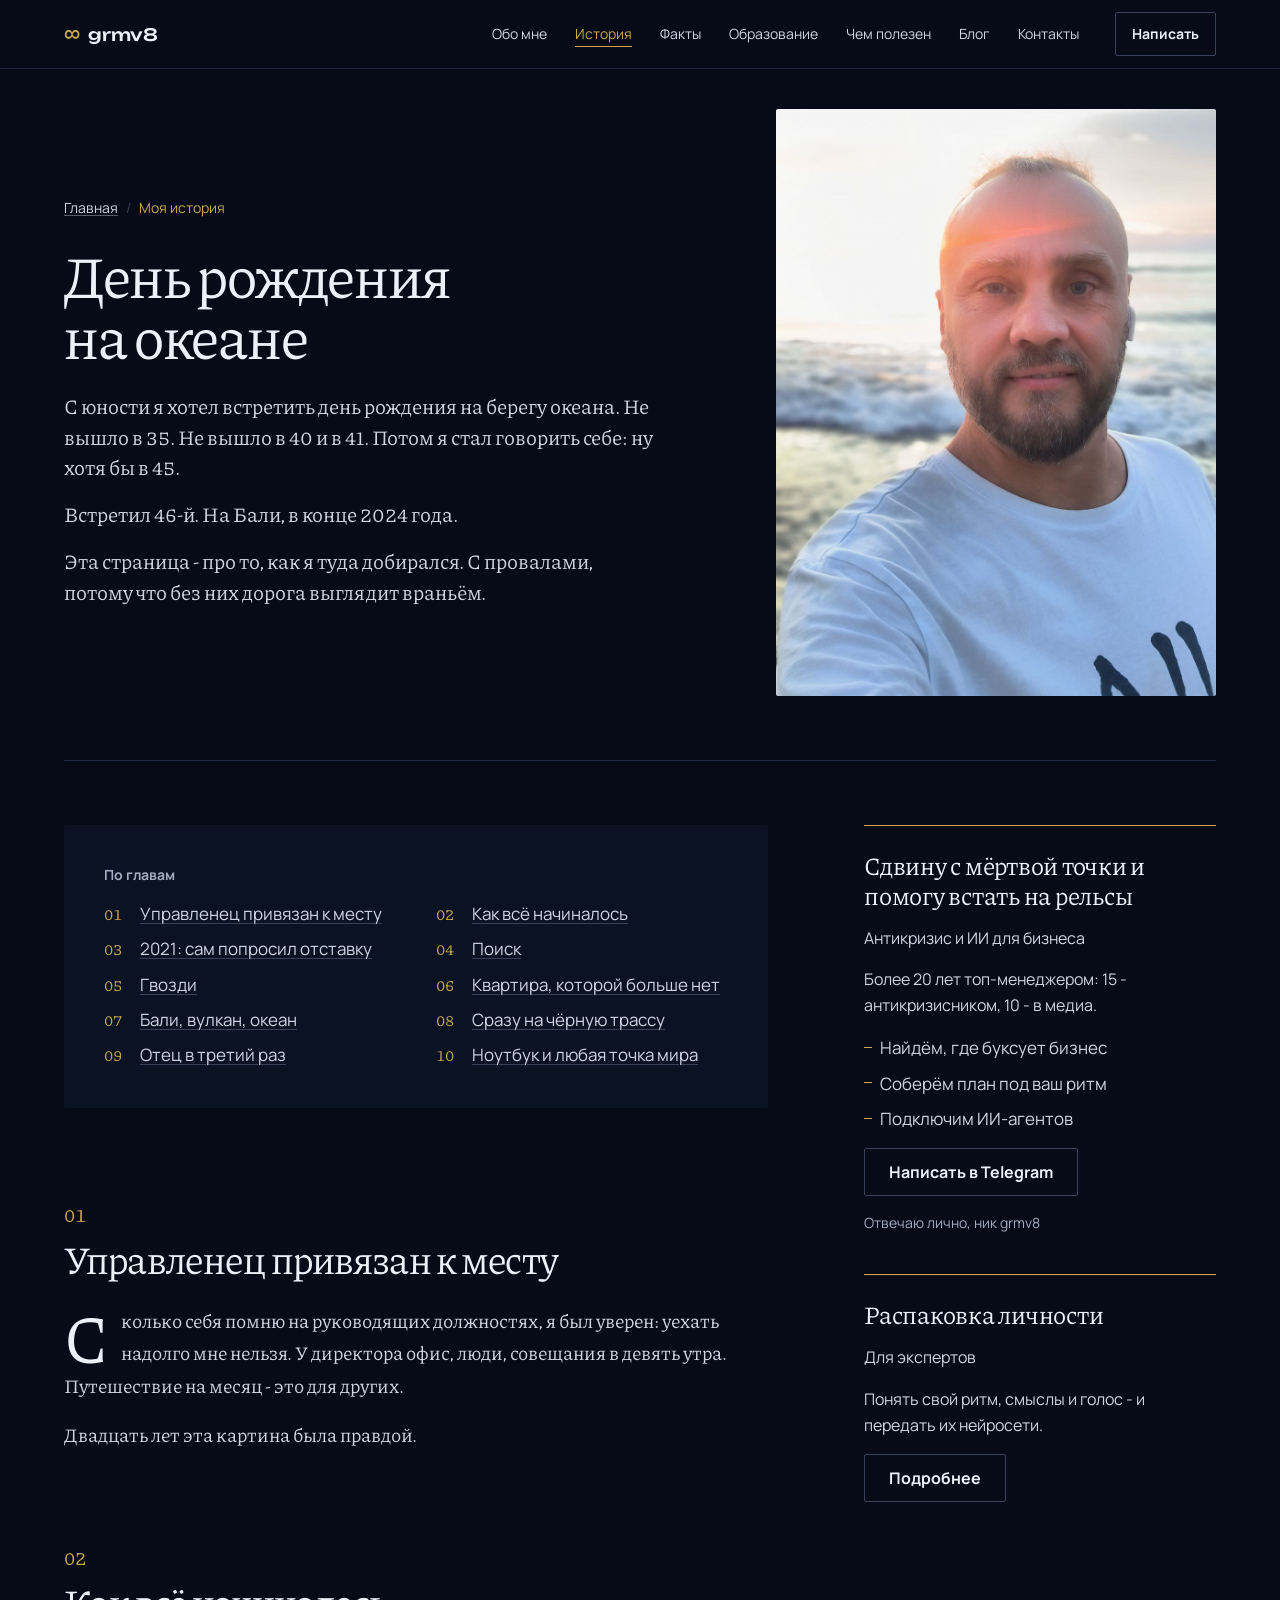
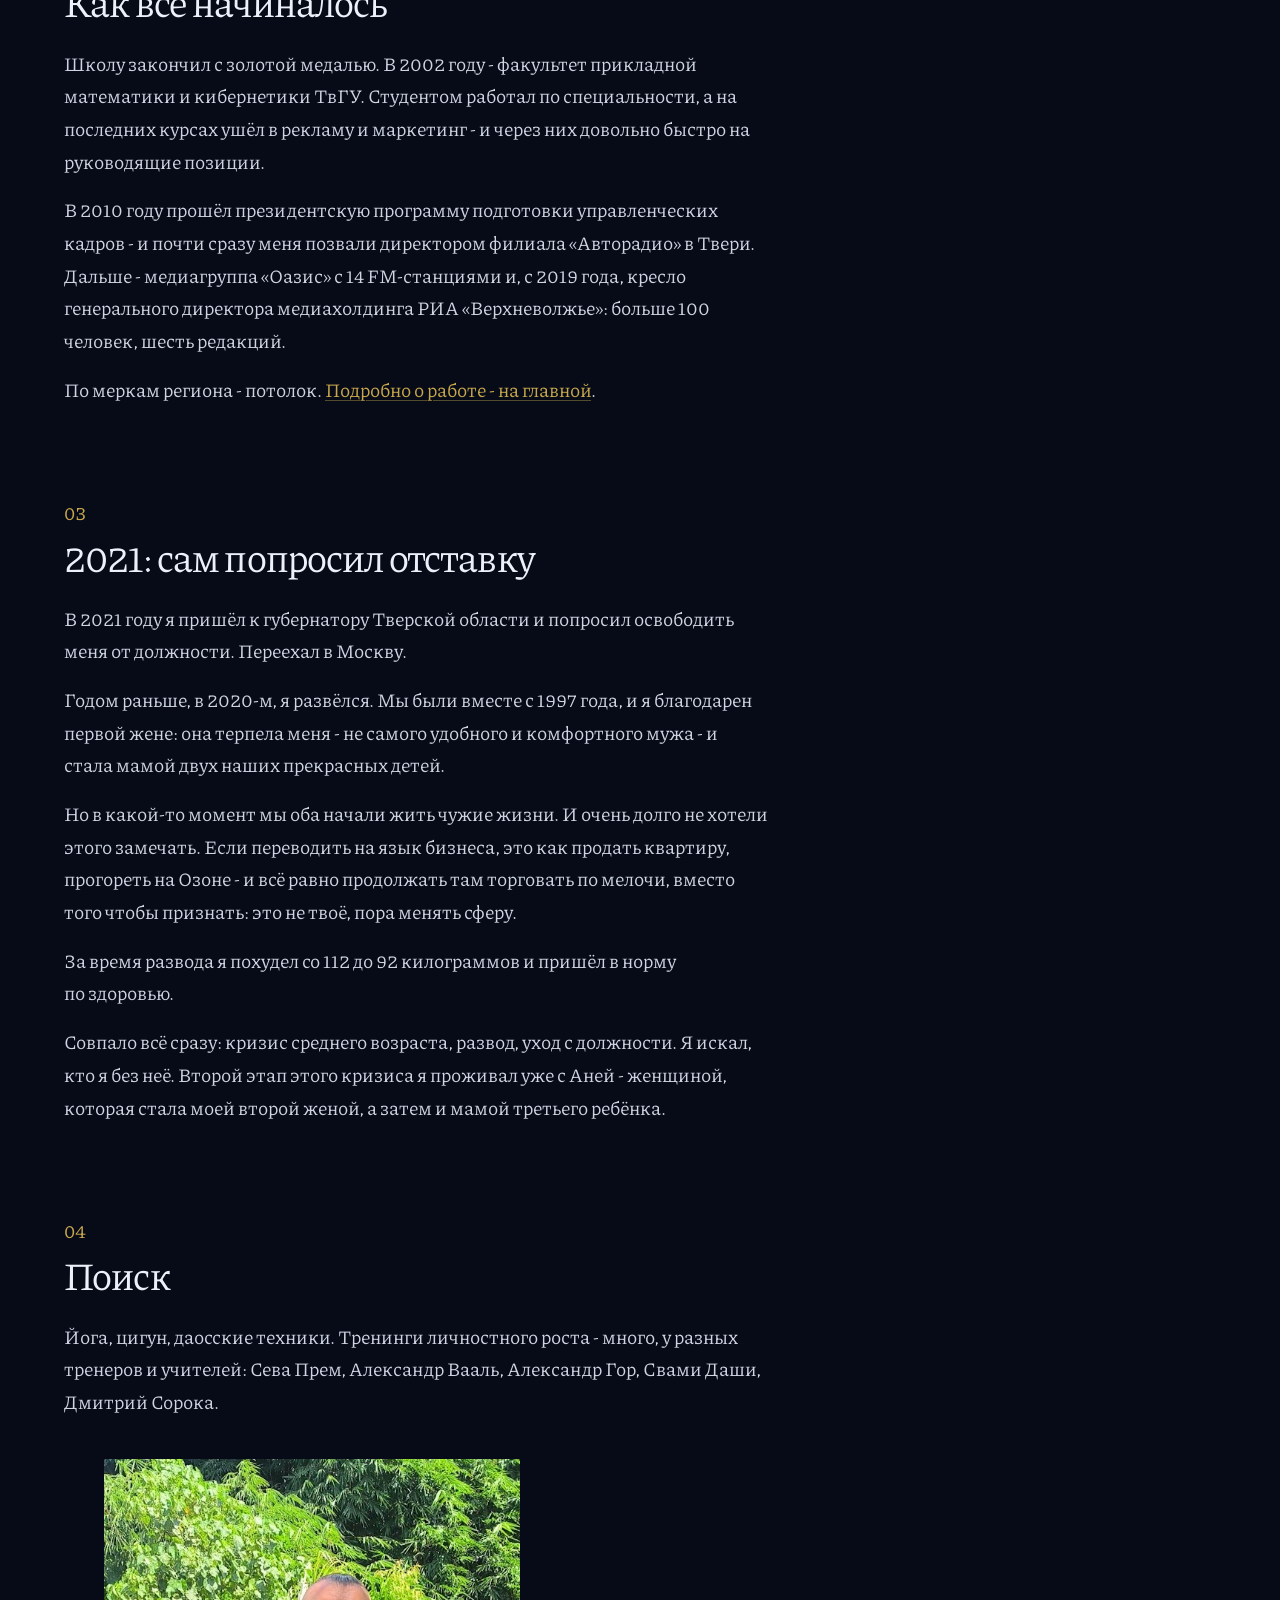
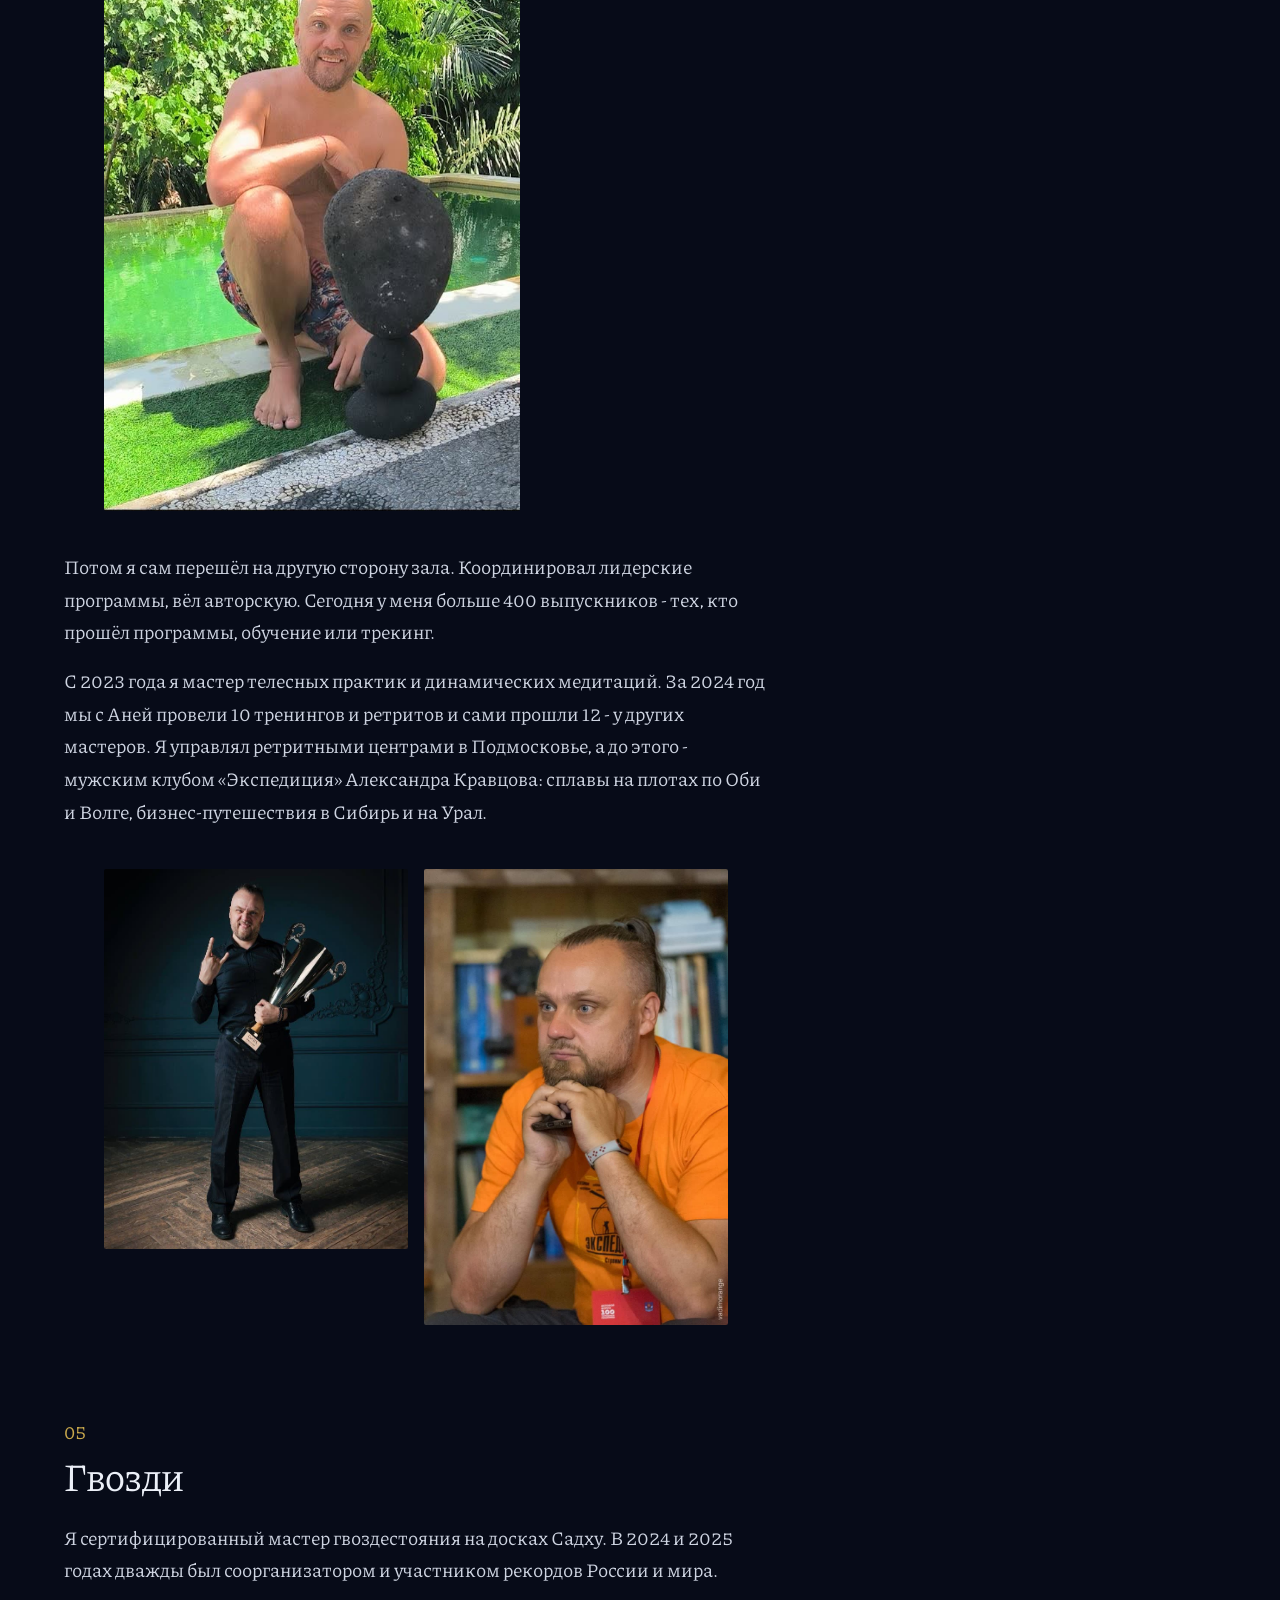
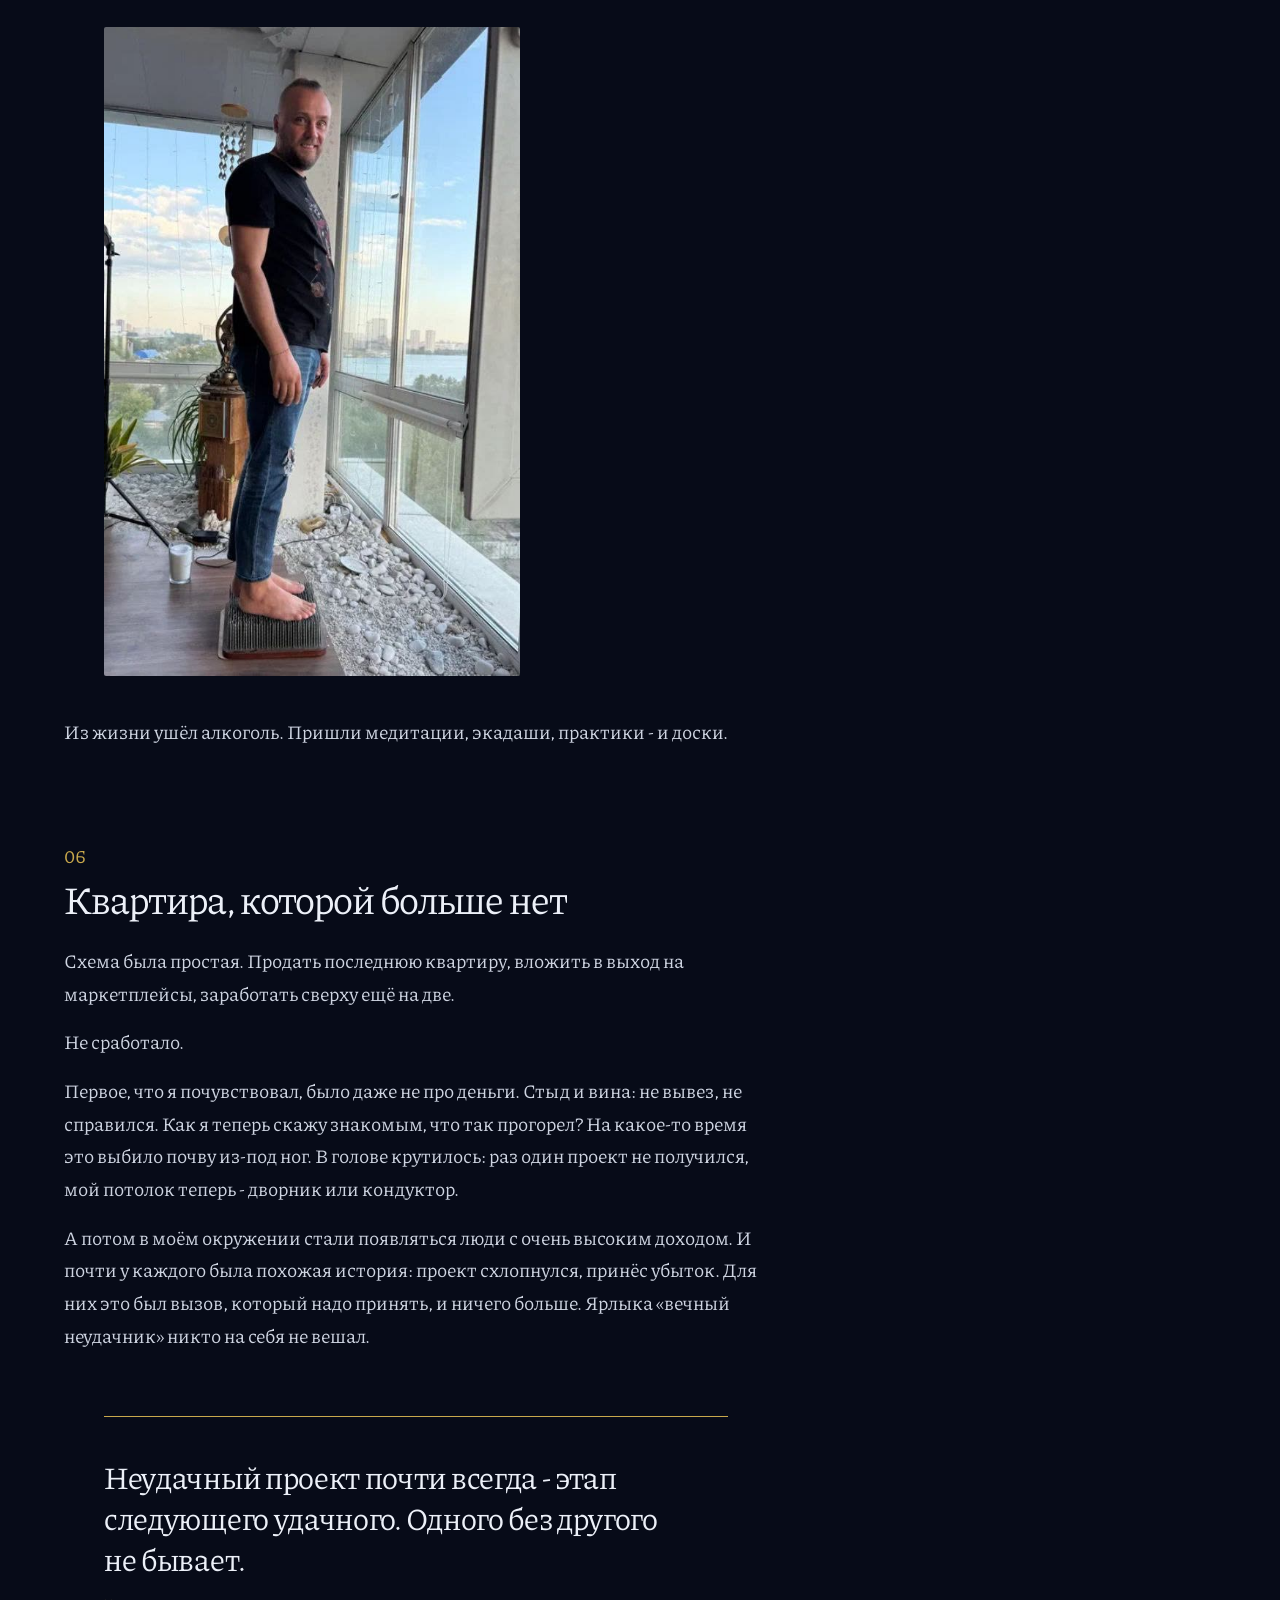
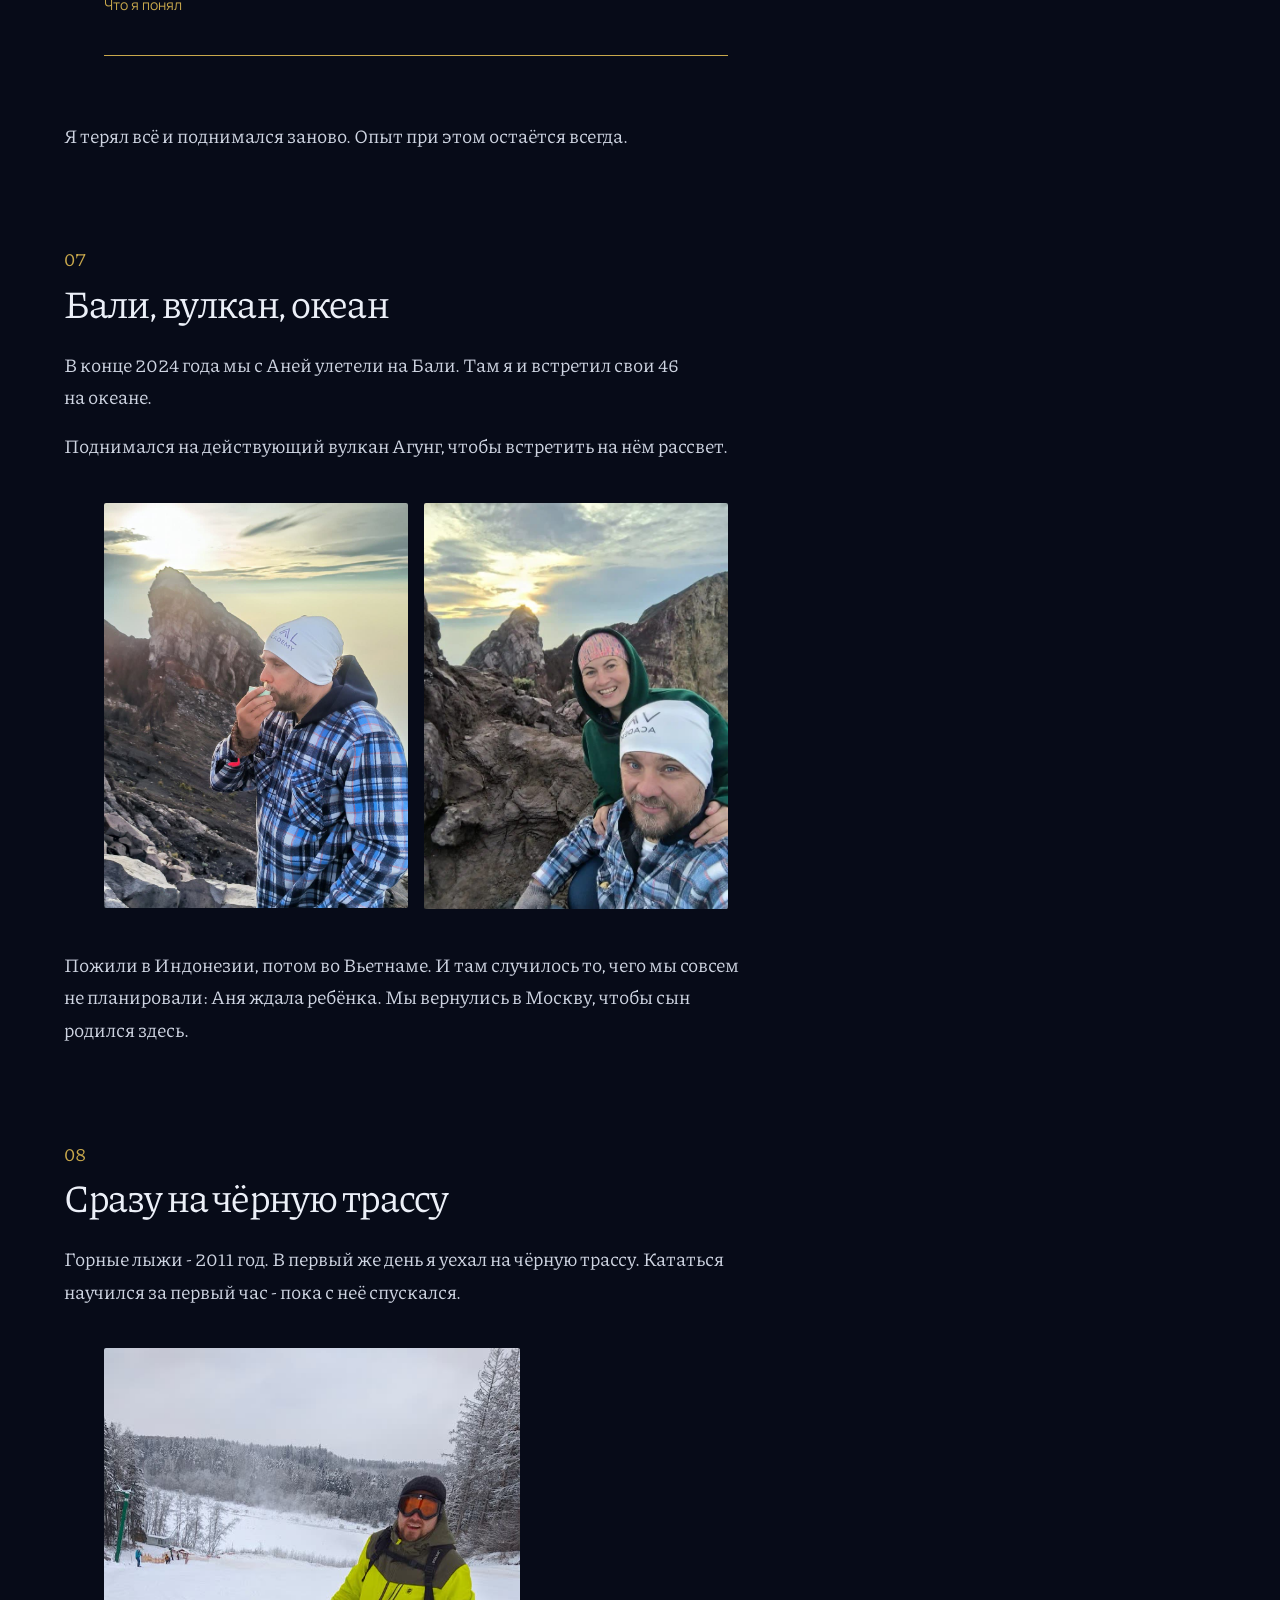
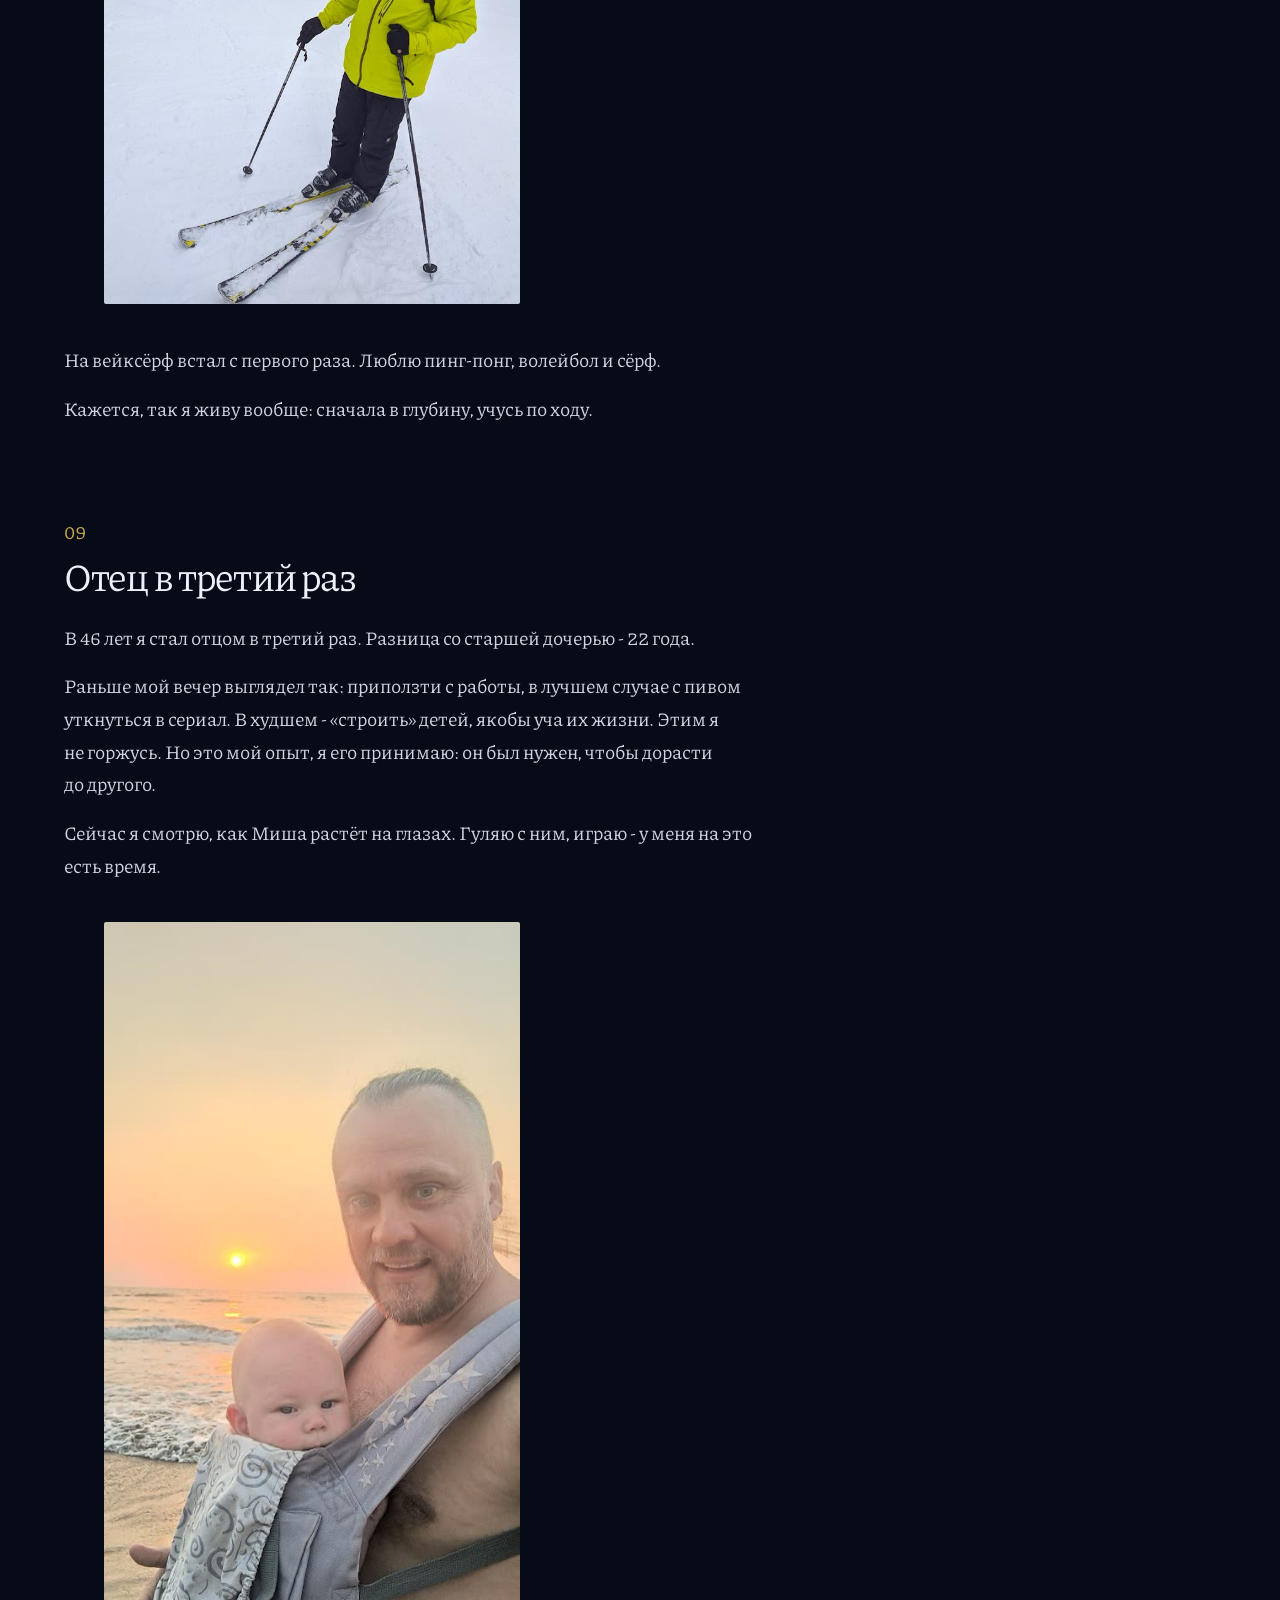
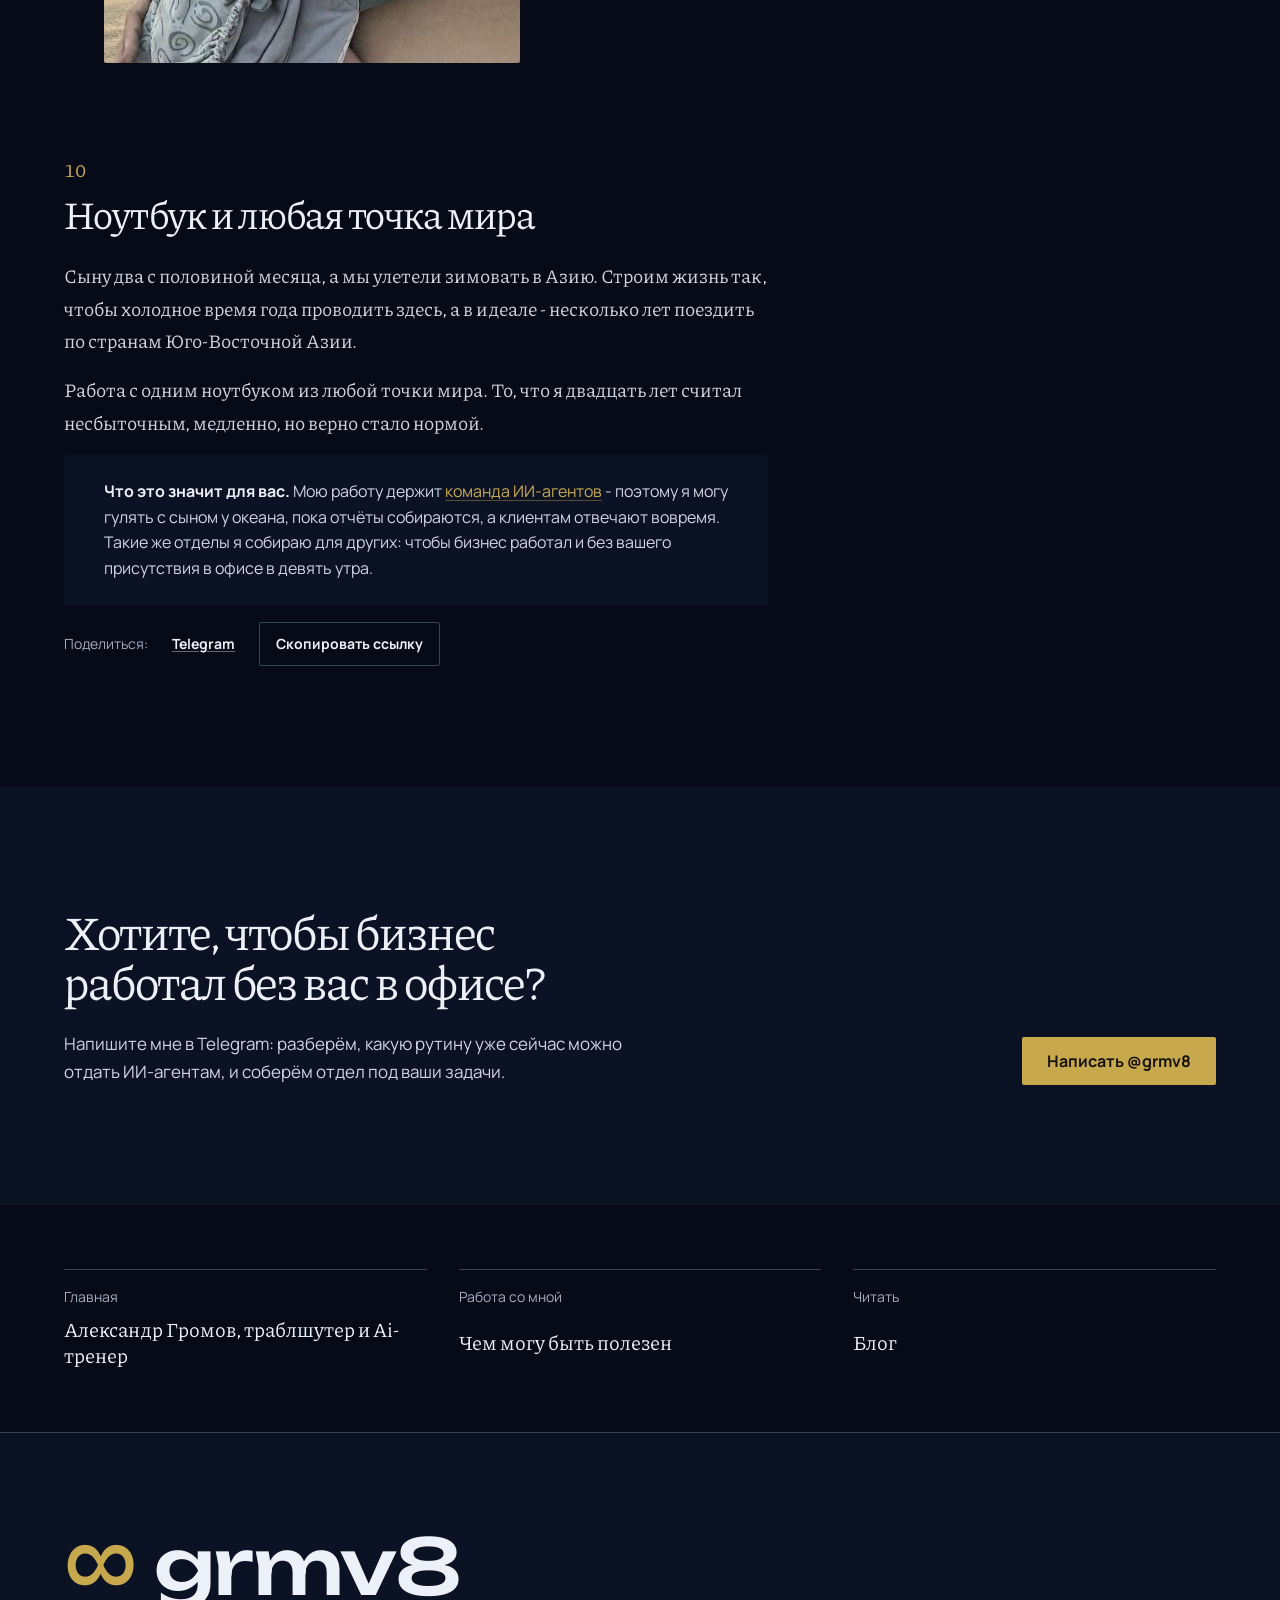
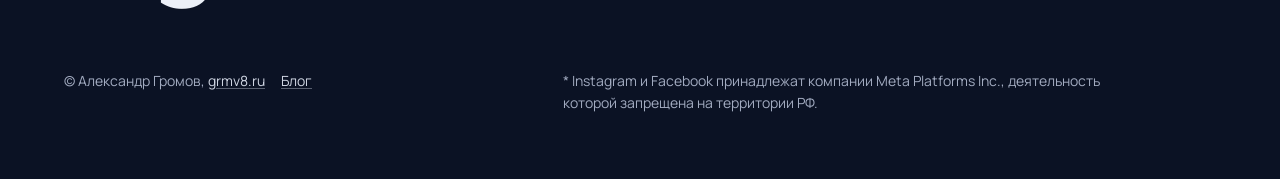
<file: new/istoriya/index.html>
<!doctype html>
<html lang="ru"><head><meta charset="utf-8">
<title>grmv8.ru</title>
<meta name="robots" content="noindex">
<link rel="canonical" href="https://grmv8.ru/istoriya/">
<meta http-equiv="refresh" content="0; url=/istoriya/">
<script>location.replace('/istoriya/' + location.hash);</script>
</head><body><a href="/istoriya/">grmv8.ru/istoriya/</a></body></html>
</file>
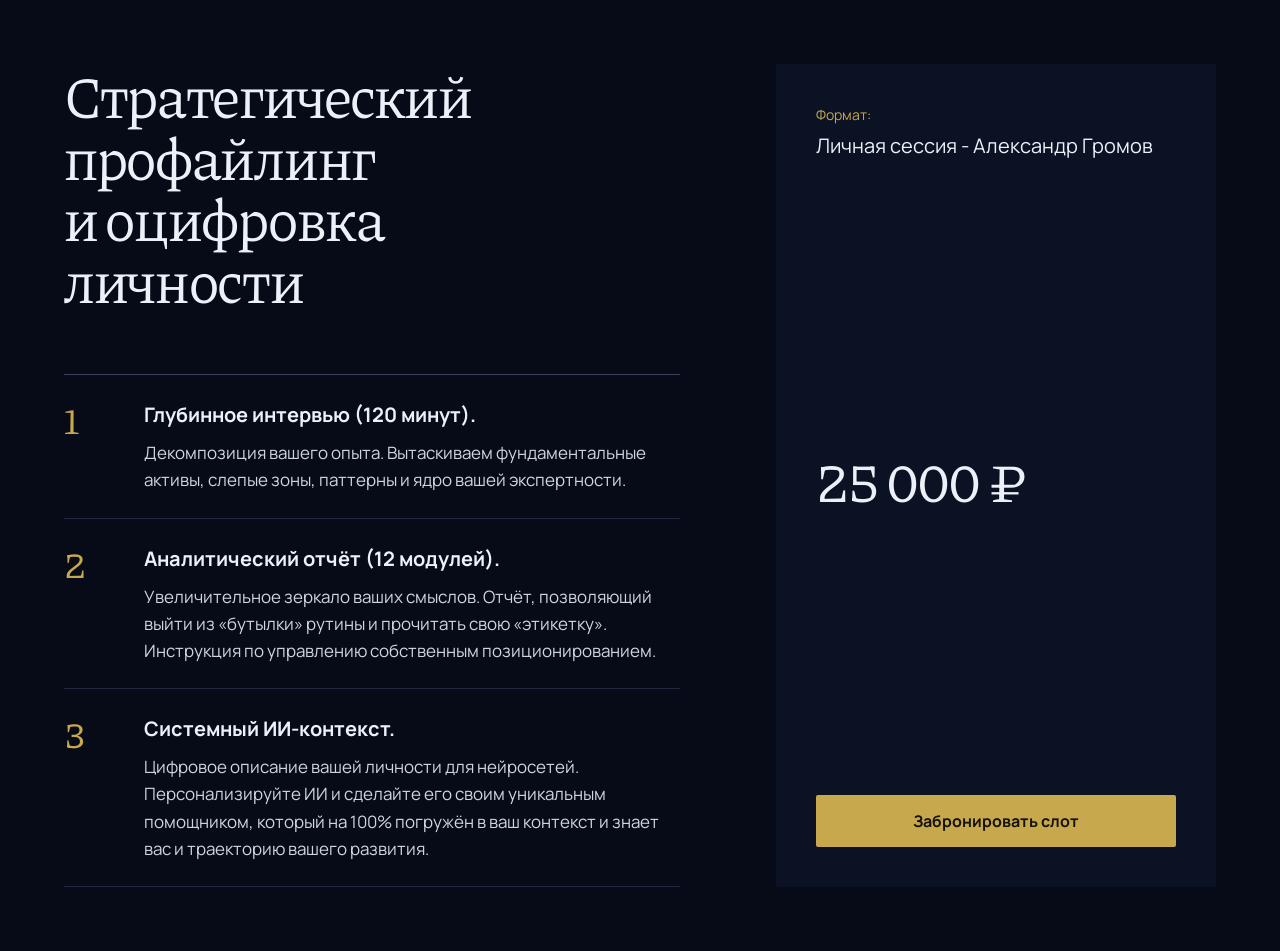
<file: new/raspakovka/index.html>
<!doctype html>
<html lang="ru"><head><meta charset="utf-8">
<title>grmv8.ru</title>
<meta name="robots" content="noindex">
<link rel="canonical" href="https://grmv8.ru/raspakovka/">
<meta http-equiv="refresh" content="0; url=/raspakovka/">
<script>location.replace('/raspakovka/' + location.hash);</script>
</head><body><a href="/raspakovka/">grmv8.ru/raspakovka/</a></body></html>
</file>
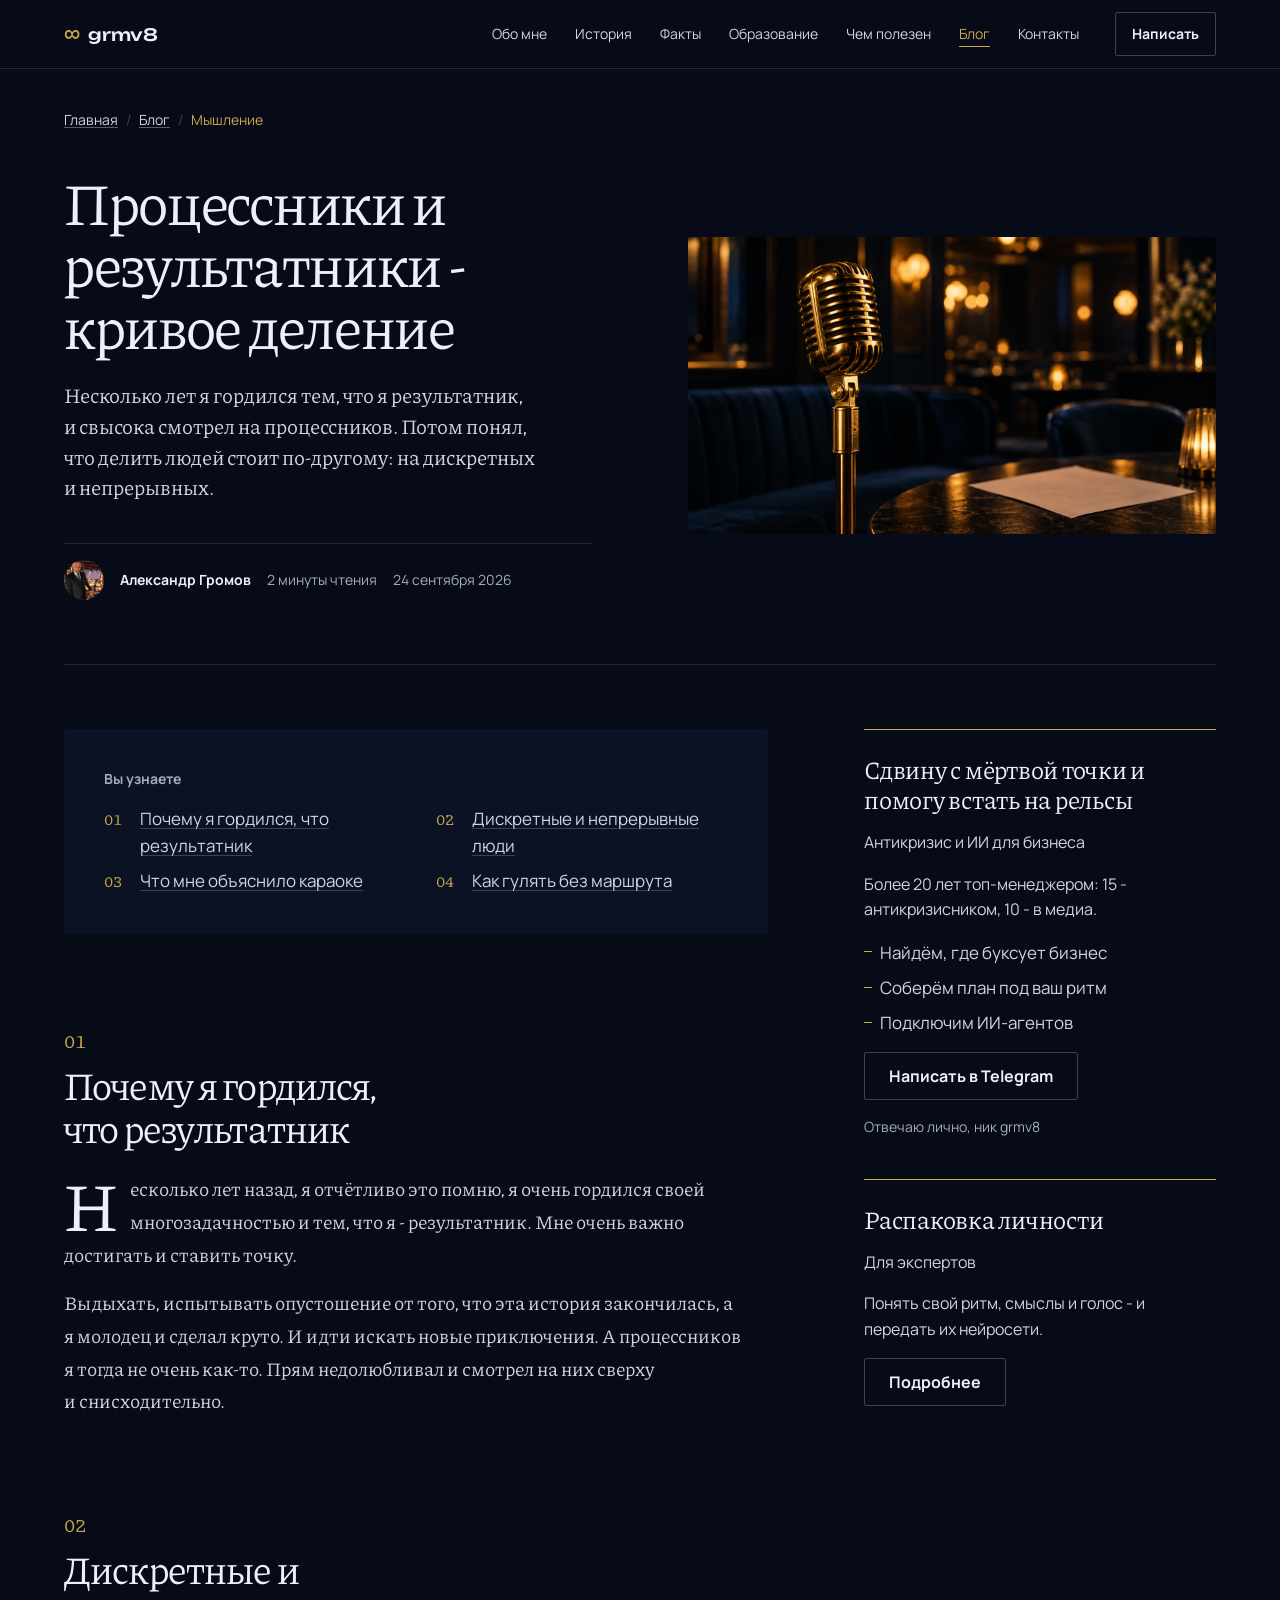
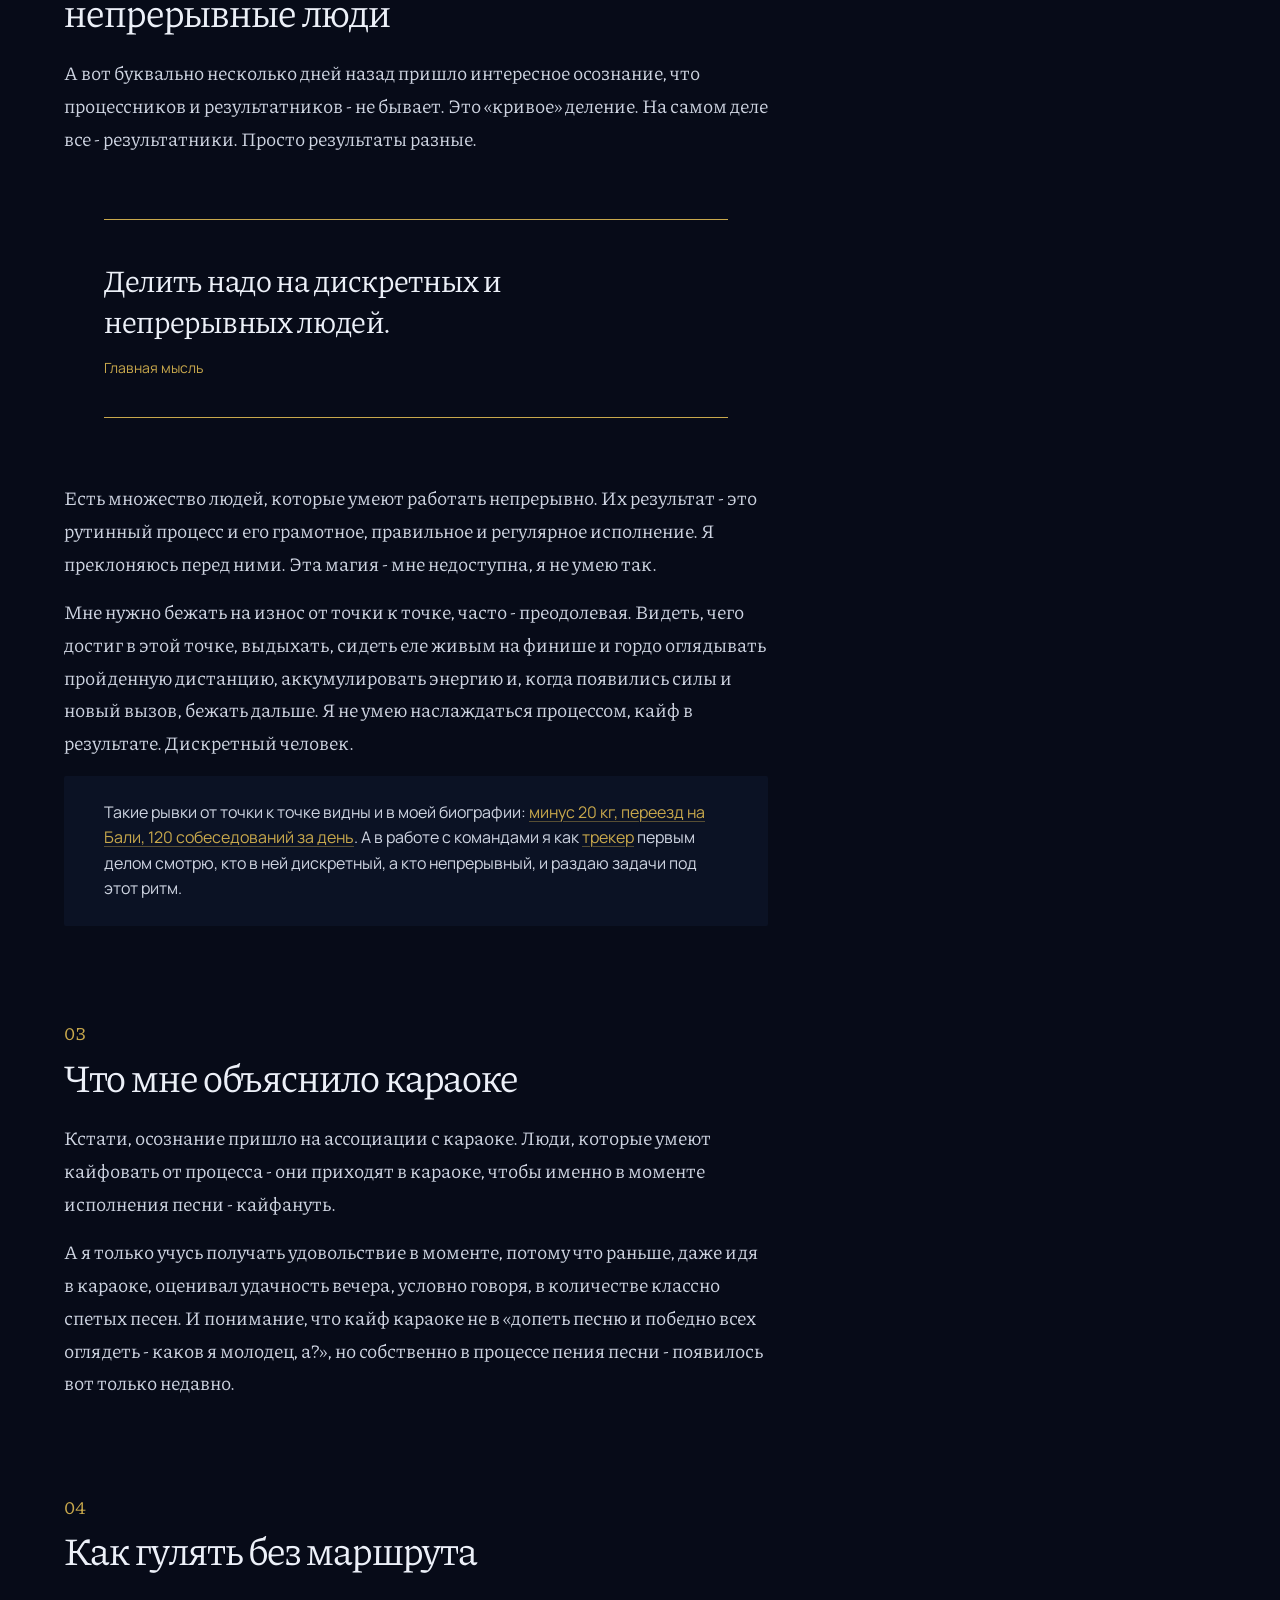
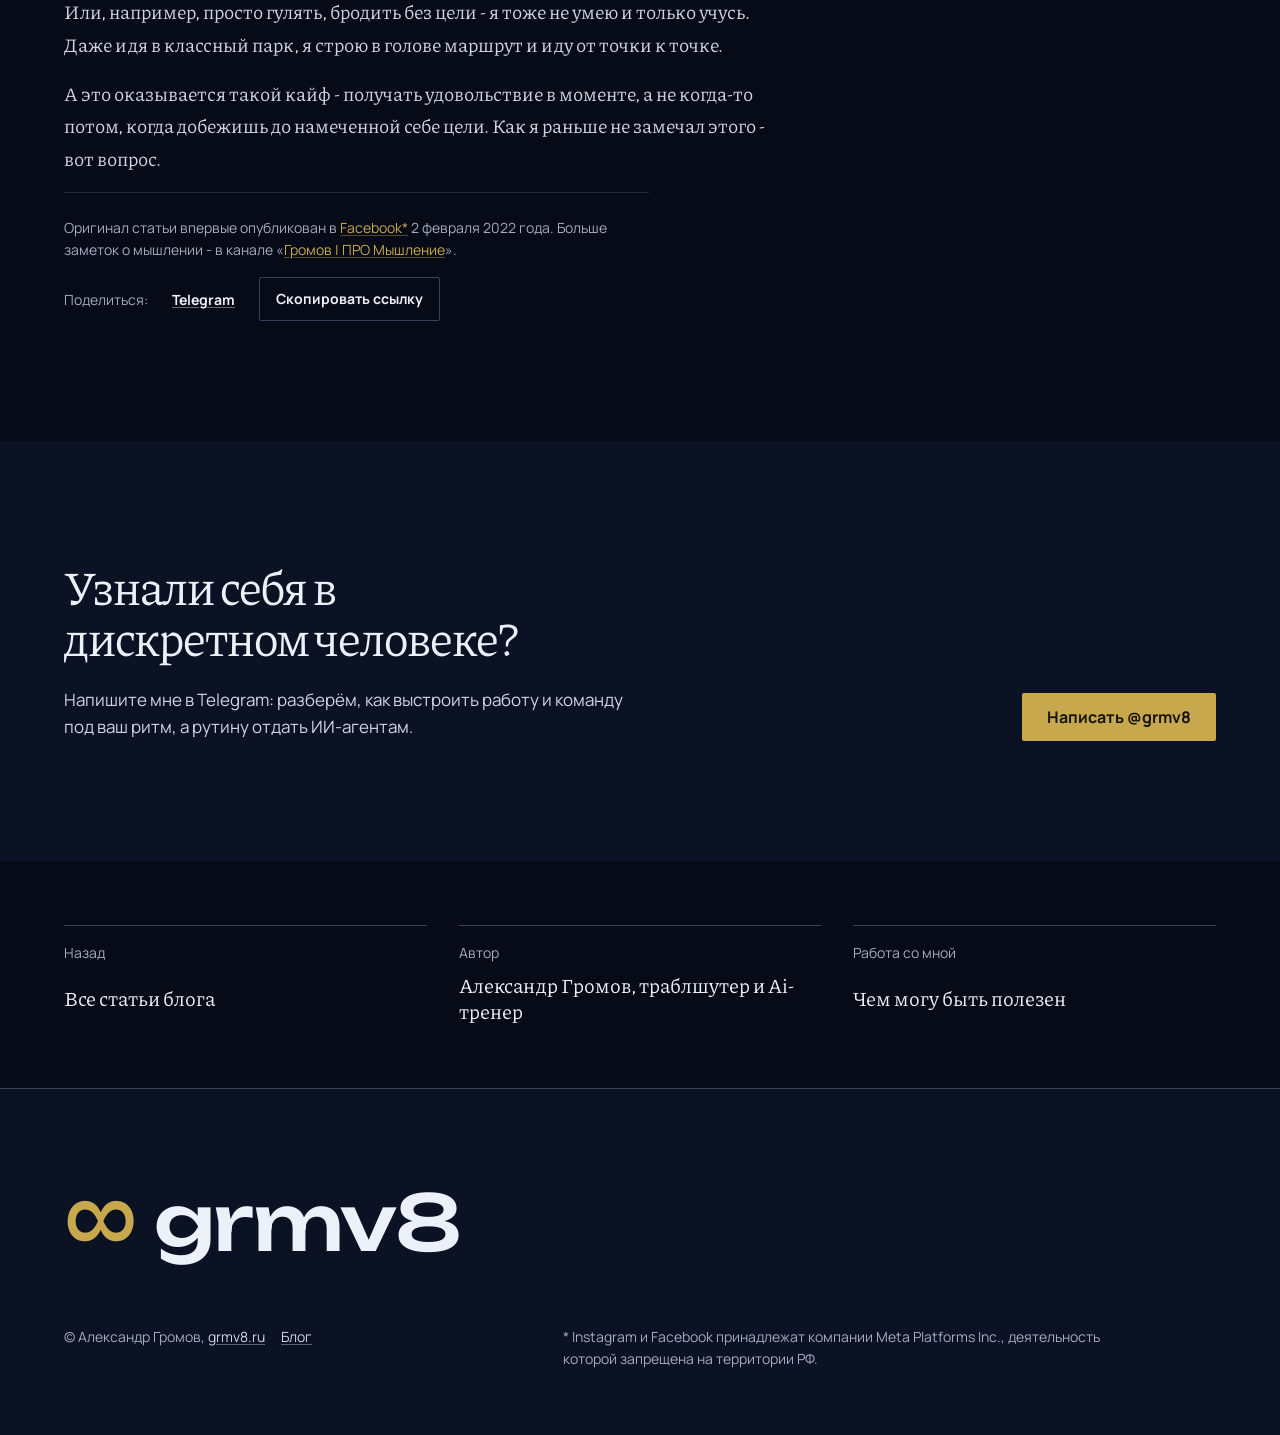
<file: new/blog/diskretnye-i-nepreryvnye/index.html>
<!doctype html>
<html lang="ru"><head><meta charset="utf-8">
<title>grmv8.ru</title>
<meta name="robots" content="noindex">
<link rel="canonical" href="https://grmv8.ru/blog/diskretnye-i-nepreryvnye/">
<meta http-equiv="refresh" content="0; url=/blog/diskretnye-i-nepreryvnye/">
<script>location.replace('/blog/diskretnye-i-nepreryvnye/' + location.hash);</script>
</head><body><a href="/blog/diskretnye-i-nepreryvnye/">grmv8.ru/blog/diskretnye-i-nepreryvnye/</a></body></html>
</file>
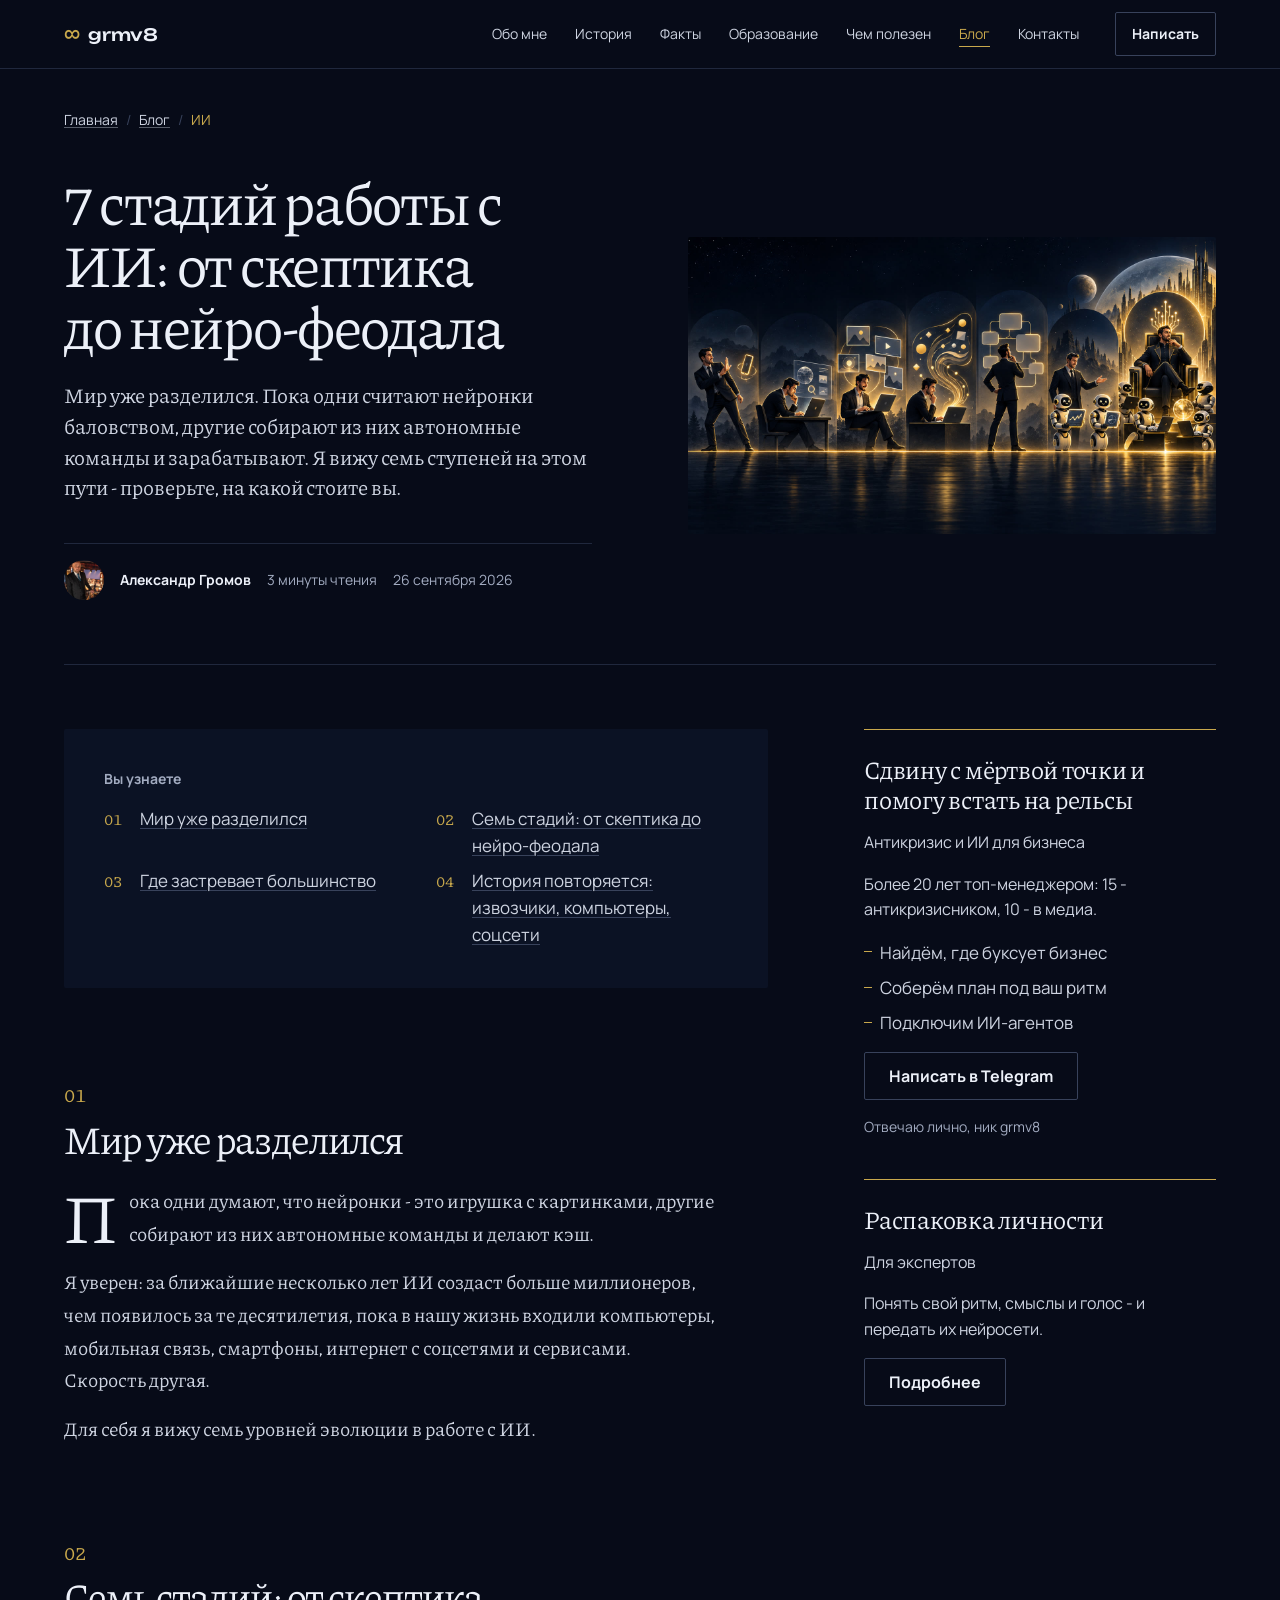
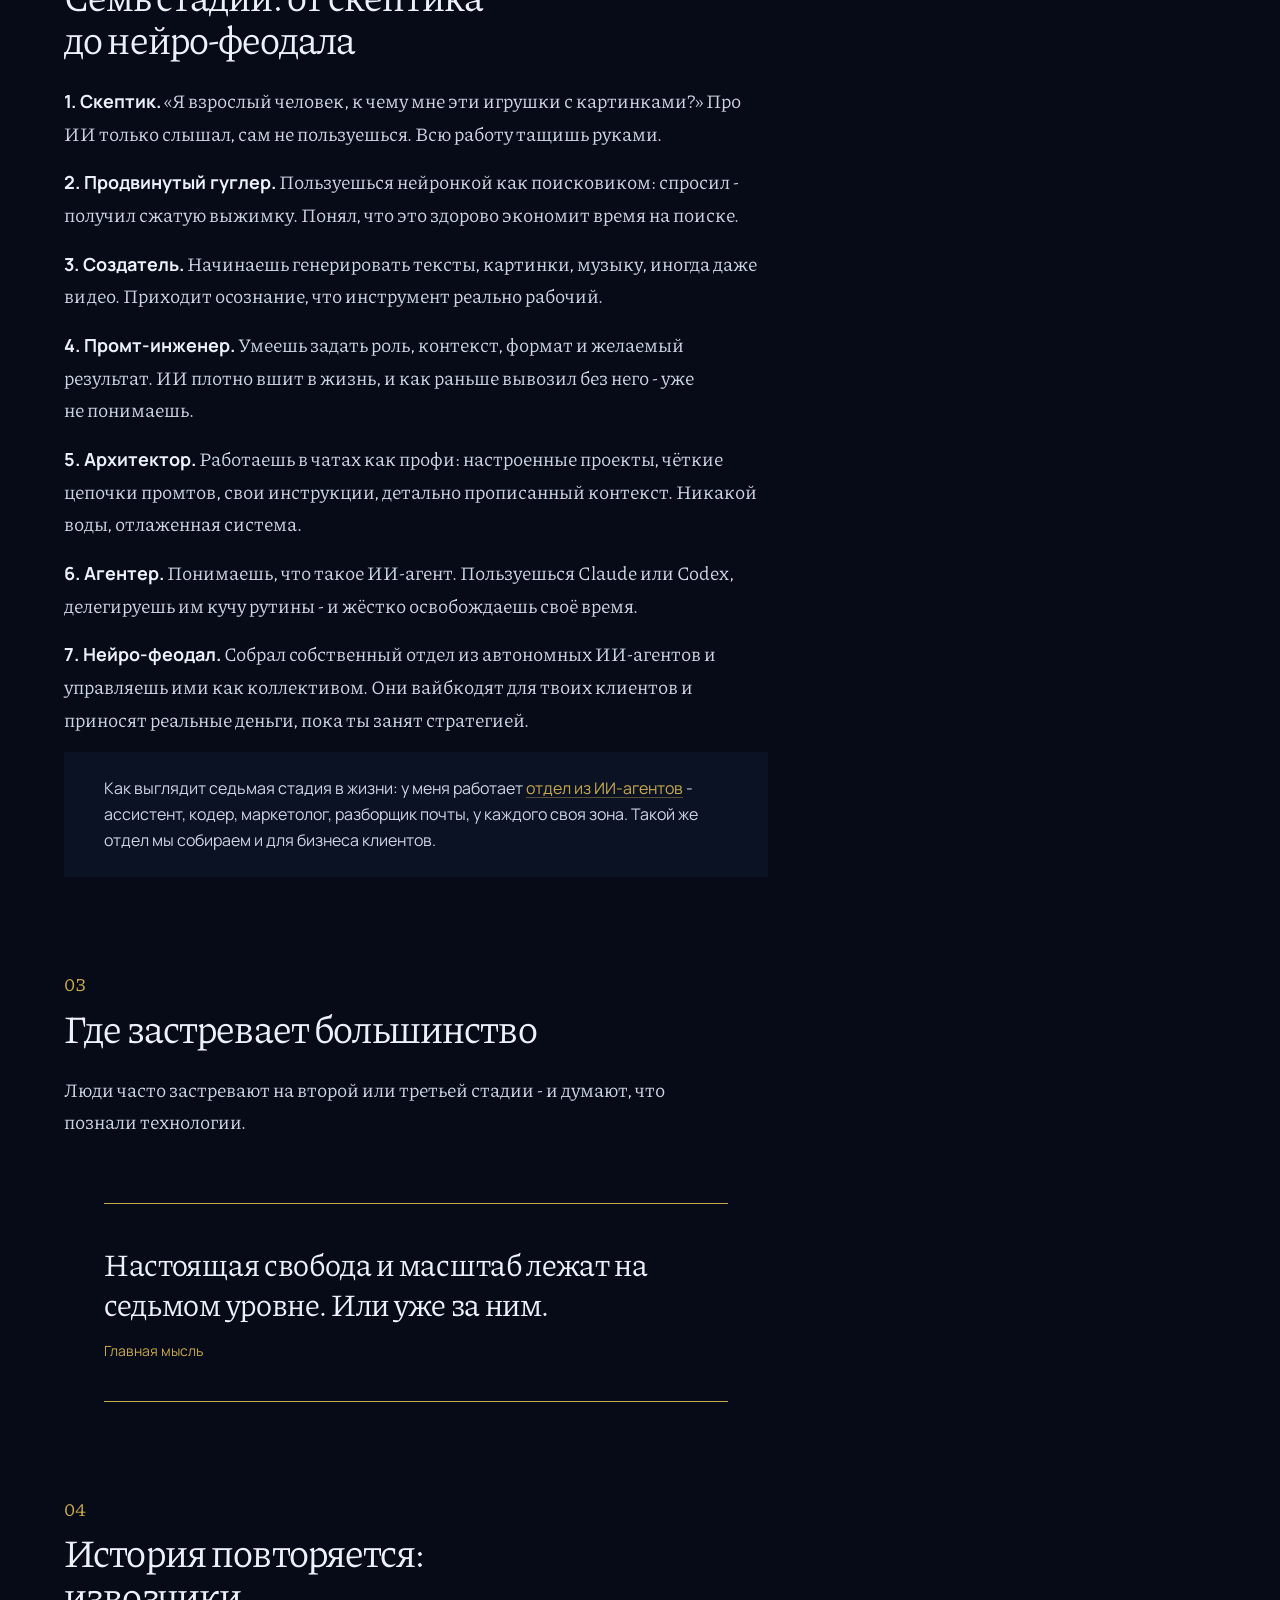
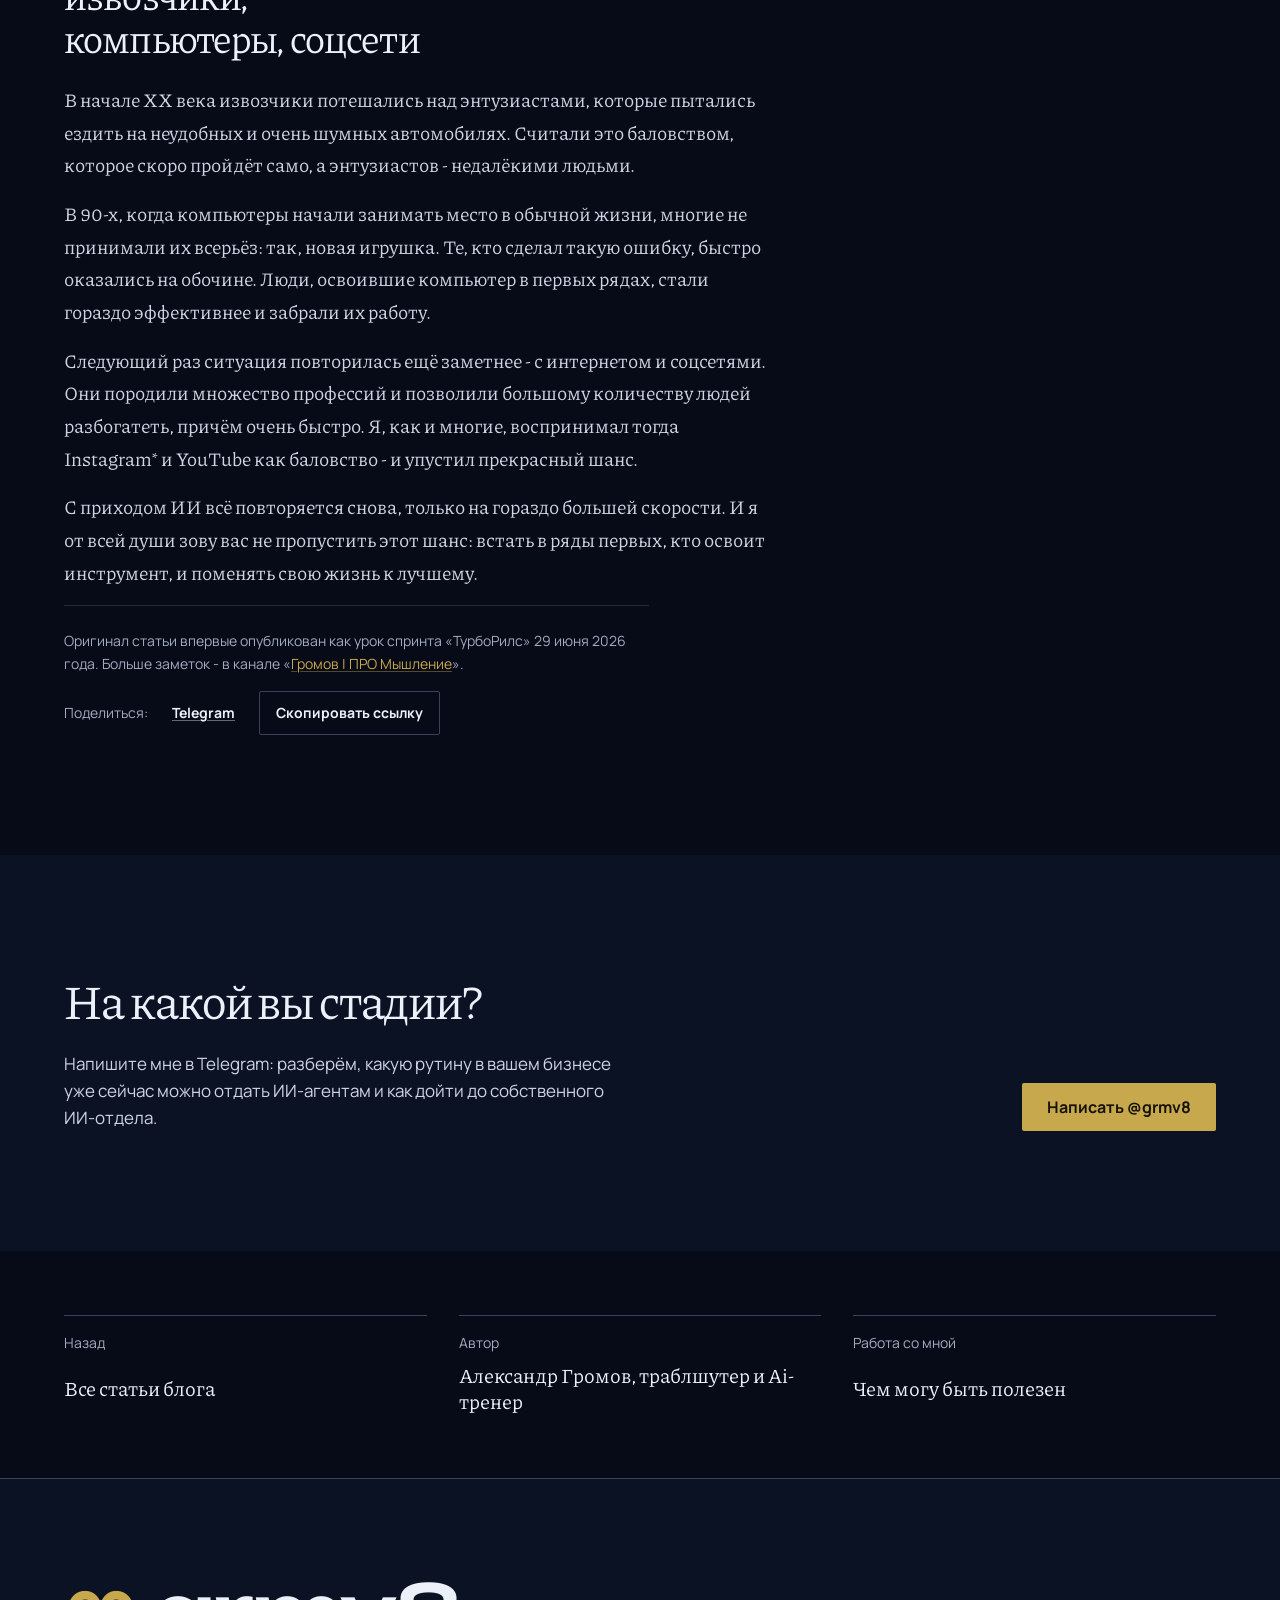
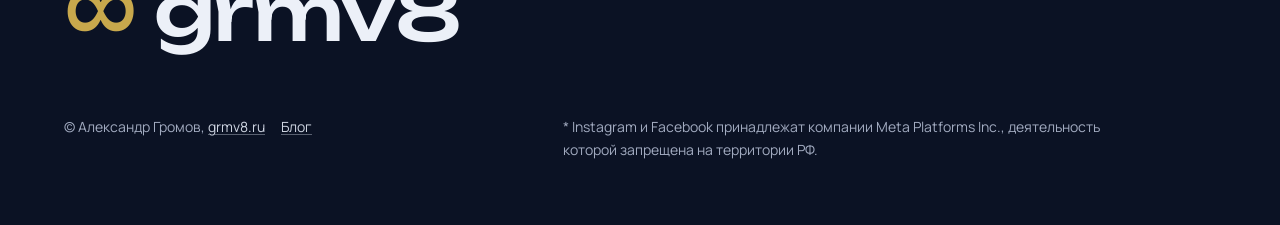
<file: new/blog/nejro-feodal/index.html>
<!doctype html>
<html lang="ru"><head><meta charset="utf-8">
<title>grmv8.ru</title>
<meta name="robots" content="noindex">
<link rel="canonical" href="https://grmv8.ru/blog/nejro-feodal/">
<meta http-equiv="refresh" content="0; url=/blog/nejro-feodal/">
<script>location.replace('/blog/nejro-feodal/' + location.hash);</script>
</head><body><a href="/blog/nejro-feodal/">grmv8.ru/blog/nejro-feodal/</a></body></html>
</file>
<file: site.css>
/* Hallmark · shape: Long Document with figures (/), Long Document (/istoriya/, /blog/nejro-feodal/, /blog/diskretnye-i-nepreryvnye/), Index (/blog/), Offer (/raspakovka/) · genre: editorial · theme: brand · redesign: full · copy: verbatim · job: hire
 * paper: oklch(15.3% 0.029 269) · accent: oklch(74.3% 0.117 90) · display: Piazzolla · body: Manrope · outlier: Unbounded (the wordmark only) · hero: Stage (/, /istoriya/), Banner (/blog/, /blog/nejro-feodal/, /blog/diskretnye-i-nepreryvnye/), Counter (/raspakovka/) · nav: edge-aligned, the ∞ grmv8 wordmark left, the seven links the site already had and a quiet «Написать» at the right edge, a hairline under; a disclosure menu under 60rem · footer: mast, the wordmark set large over the copyright and the Meta line · signature: the night edition, a broadsheet set in Piazzolla on the grmv8 navy, gold kept for figures, rules and the one Telegram action
 * axes: dark/roman-serif/warm · posture: committed (the navy ground carries every surface; gold stays a signal) · contrast: pass · fold: pass · v2.0.0 */
/* Hallmark · pre-emit critique: P4 H4 E4 S4 R4 V4 · weakest: R, a personal site the owner wrote long and asked to keep word for word; the argument rides on scale and order instead (the name and portrait, the figures set as headline numerals, the facts as a broadsheet grid), and the dust canvas, the drawn infinity loop, the spotlight cards, the shine sweep, the purple orbs and the count-up are gone */
/* Hallmark · dropped /, /#kto, /#fakty, /#obrazovanie, /#napravleniya, /#kontakty, /istoriya/, /raspakovka/, /blog/, /blog/nejro-feodal/, /blog/diskretnye-i-nepreryvnye/, img/liders-2.jpg, img/liders-3.jpg, img/innopolis-cdo-2021.jpg, img/innopolis-ooc-2022.jpg, img/worldskills-2022.jpg, img/tracker-2021.jpg, img/voobrazigrad-2021.jpg, img/mediasmysly-2019.jpg · the brief keeps the test copy inside /new/, so every root link became its twin under /new/ and the certificates open from /img/ by an absolute path */
/* Hallmark · dropped https://cdn.tailwindcss.com, https://unpkg.com/lucide@latest, Yandex.Metrika, bg-canvas · Tailwind and Lucide are replaced by this stylesheet and two inline icons, the counter must not count the test copy, the purple orb canvas fails 2a */
/* Hallmark · reworded "Подробнее →", "Обсудить задачу →", "tr6.ru →", "Подписаться →", "Читать статью →", "Все статьи блога →", "моя история →", "Написать в Telegram →", "← Главная", "← Назад", "Читать →" to the same words without the arrow · 63 names an arrow glued to link text; every word stays */
/* Hallmark · reworded "ИИ · 26 сентября 2026", "26 сентября 2026 · 3 минуты", "24 сентября 2026 · 2 минуты", "© Александр Громов, grmv8.ru · Блог" to the same words set in their own spans with no dot · 63 names a meta string joined by middle dots */
/* Hallmark · reworded "Для бизнеса", "Для экспертов", "Обучение", "Читать", "Антикризис и ИИ для бизнеса", "Дневник grmv8", "Свежее", "Где работал и учился", "Что я понял", "Главная мысль" from labels over a head to a line under the head, a heading of its own or a figcaption under the quote · 54 names a label set over a heading; every word stays */
/* Hallmark · waive 49b · the links «команда ИИ-агентов», «отдел из ИИ-агентов» and «минус 20 кг, переезд на Бали, 120 собеседований за день» sit inside running sentences and wrap to two lines at most on a 320px phone · they are phrases of the owner's prose, and shortening them would change his words */
/* Hallmark · waive 77 · the story and the posts are long documents: the article column holds 65ch of Piazzolla prose with the sticky aside of two offers beside it · a reading column is narrow on purpose, and widening it past 75ch would break the measure */
/* Hallmark · dropped 1, g, n · the value to="1", the gradient #g and the noise filter #n belonged to the drawn infinity loop and the grain overlay of the old hero, both removed with the decoration */
/* Hallmark · waive 44c · the blog index and the two posts open on a Banner: the head, the dek and the byline sit over the first lines of the list or the article · readers come to these pages to read, so the reading starts above the fold */
/* Hallmark · dismissed F4 · the hero's second action «Чем могу быть полезен» is the outlined quiet button, not a fill; the only gold fill on the screen is «Написать в Telegram» */
/* Hallmark · answered F2 · «Подключение...» and «Загрузка календаря...» are the owner's loader lines, kept as written under copy: verbatim */
/* Hallmark · dismissed 25 · .fact p is a caption of one sentence under a headline figure, held at 28ch so it sits under its number in a four-column grid */
/* Hallmark · dismissed 59 · the section ids are the site's own anchors (kto, fakty, obrazovanie, napravleniya, blog, kontakty, voprosy) that the nav and the story page link to, so none is merged away */
@import url("./tokens.css");
@import url("./base.css");

/* ---------- canvas ---------- */
body { font-size: 1.0625rem; line-height: 1.6; }
strong, b { font-weight: 700; }
h3 { font-family: var(--font-display); font-weight: 400; letter-spacing: -0.01em; }
.muted { color: var(--color-muted); }
.gold { color: var(--color-accent); }
.fig { font-family: var(--font-display); font-weight: 400; letter-spacing: -0.03em; line-height: 1; font-variant-numeric: lining-nums tabular-nums; color: var(--color-accent); }
a { text-decoration-color: color-mix(in oklab, currentColor 40%, transparent); transition: color var(--dur-short) var(--ease-out), text-decoration-color var(--dur-short) var(--ease-out); }
a:hover { text-decoration-color: var(--color-accent); }
a:active { color: var(--color-accent-2); }
a:focus-visible, button:focus-visible, summary:focus-visible, [tabindex]:focus-visible { outline: 2px solid var(--color-focus); outline-offset: 3px; }
.skip { position: absolute; left: var(--space-md); top: calc(-1 * var(--space-3xl)); z-index: var(--z-toast); padding: var(--space-xs) var(--space-md); background: var(--color-ink); color: var(--color-paper); }
.skip:focus-visible { top: var(--space-md); }

/* ---------- controls ---------- */
.btn { display: inline-flex; align-items: center; justify-content: center; gap: var(--space-xs); min-height: 48px; padding: 0 var(--space-lg); border: var(--rule-hair) solid transparent; border-radius: var(--radius-pill); font: 700 var(--text-md)/1 var(--font-body); white-space: nowrap; text-decoration: none; cursor: pointer; transition: background-color var(--dur-short) var(--ease-out), border-color var(--dur-short) var(--ease-out), color var(--dur-short) var(--ease-out), transform var(--dur-micro) var(--ease-out); }
.btn--primary { background: var(--color-accent); color: var(--color-accent-ink); }
.btn--primary:hover { background: var(--color-accent-2); }
.btn--quiet { background: transparent; color: var(--color-ink); border-color: var(--color-rule-2); }
.btn--quiet:hover { border-color: var(--color-accent); color: var(--color-accent-2); }
.btn:active { transform: translateY(1px); }
.btn:focus-visible { outline: 2px solid var(--color-focus); outline-offset: 3px; }
.btn:disabled, .btn[aria-disabled="true"] { opacity: 0.55; cursor: not-allowed; transform: none; }
.btn--wide { width: 100%; }

/* ---------- nav ---------- */
.bar { position: sticky; top: 0; z-index: var(--z-sticky-nav); background: var(--color-paper); border-bottom: var(--rule-hair) solid var(--color-rule); }
.bar__in { display: flex; align-items: center; gap: var(--space-lg); min-height: 68px; }
.wordmark { display: inline-flex; align-items: baseline; gap: var(--space-xs); font: 500 1.0625rem/1 var(--font-outlier); color: var(--color-ink); text-decoration: none; white-space: nowrap; }
.wordmark .inf, .foot__mark .inf { color: var(--color-accent); font-size: 1.35em; line-height: 0; }
.wordmark:hover { color: var(--color-accent-2); }
.bar__nav { display: flex; gap: var(--space-2xs); margin-left: auto; }
.bar__nav a { padding: var(--space-xs) var(--space-sm); font-size: var(--text-sm); color: var(--color-ink-2); text-decoration: none; white-space: nowrap; }
.bar__nav a:hover { color: var(--color-accent-2); }
.bar__nav a[aria-current] { color: var(--color-accent); text-decoration: underline; text-decoration-color: var(--color-accent); text-underline-offset: 0.5em; }
.bar__cta { min-height: 44px; padding: 0 var(--space-md); font-size: var(--text-sm); }
.burger { display: none; align-items: center; justify-content: center; min-width: 44px; min-height: 44px; padding: 0 var(--space-sm); border: var(--rule-hair) solid var(--color-rule-2); border-radius: var(--radius-pill); background: transparent; color: var(--color-ink); font: 700 var(--text-sm)/1 var(--font-body); cursor: pointer; transition: border-color var(--dur-short) var(--ease-out); }
.burger:hover { border-color: var(--color-accent); }
.burger:active { transform: translateY(1px); }
.burger:disabled { opacity: 0.55; cursor: not-allowed; }
@media (max-width: 66rem) {
  .bar__in { flex-wrap: wrap; }
  .js .burger { display: inline-flex; }
  .bar__cta { margin-left: auto; }
  .js .bar__nav { display: none; }
  .bar__nav { order: 3; width: 100%; flex-direction: column; gap: 0; margin: 0; padding-bottom: var(--space-sm); }
  .js .bar.is-open .bar__nav { display: flex; }
  .bar__nav a { padding: var(--space-sm) 0; font-size: var(--text-md); border-top: var(--rule-hair) solid var(--color-rule); }
}

/* ---------- sections ---------- */
.sec { padding-block: var(--section-gap-s); }
.sec--l { padding-block: var(--section-gap) var(--section-gap-s); }
.band { background: var(--color-paper-2); color: var(--color-ink); }
.rule-top { border-top: var(--rule-hair) solid var(--color-rule); }
.head { display: grid; gap: var(--space-md); margin-bottom: var(--space-2xl); }
section[id], div[id], p[id] { scroll-margin-top: var(--space-3xl); }

/* ---------- home: hero ---------- */
.hero { padding-block: var(--space-2xl) var(--space-2xl); }
.hero__grid { display: grid; grid-template-columns: minmax(0, 7fr) minmax(0, 5fr); gap: var(--space-3xl); align-items: center; }
.hero h1 { font-size: clamp(3.25rem, 7vw + 0.5rem, 7.5rem); line-height: 0.98; letter-spacing: -0.03em; max-width: 9ch; }
.hero .lead { margin-top: var(--space-lg); max-width: 54ch; color: var(--color-ink-2); font-size: var(--text-lg); line-height: 1.55; }
.actions { display: flex; flex-wrap: wrap; gap: var(--space-sm); margin-top: var(--space-xl); }
.portrait { margin: 0; position: relative; }
.portrait img { width: 100%; height: auto; aspect-ratio: 3 / 4; max-height: 70vh; object-fit: cover; object-position: 50% 0%; border-radius: var(--radius-card); outline: var(--rule-hair) solid var(--color-rule-2); outline-offset: var(--space-xs); }
.portrait figcaption { display: flex; gap: var(--space-xs); margin-top: var(--space-md); padding-top: var(--space-sm); font: 500 var(--text-sm)/1.3 var(--font-outlier); color: var(--color-accent); }
.portrait figcaption .inf { font-size: 1.35em; line-height: 0; }

/* ---------- home: organisations ---------- */
.orgs { background: var(--color-paper-2); color: var(--color-ink); padding-block: var(--space-2xl); border-block: var(--rule-hair) solid var(--color-rule); }
.orgs__in { display: grid; grid-template-columns: minmax(0, 3fr) minmax(0, 9fr); gap: var(--gap-columns); align-items: start; }
.orgs h2 { font-family: var(--font-body); font-size: var(--text-sm); font-weight: 400; letter-spacing: 0; color: var(--color-muted); line-height: 1.4; }
.orgs ul { display: grid; grid-template-columns: repeat(4, minmax(0, 1fr)); gap: 0 var(--gap-columns); margin: 0; padding: 0; list-style: none; }
.orgs li { padding-block: var(--space-md); border-top: var(--rule-hair) solid var(--color-rule-2); font: 400 var(--text-xl)/1.2 var(--font-display); color: var(--color-ink); }

/* ---------- home: who ---------- */
.kto__grid { display: grid; grid-template-columns: minmax(0, 5fr) minmax(0, 7fr); gap: var(--space-3xl); align-items: start; }
.kto__side { position: sticky; top: calc(68px + var(--space-xl)); }
.kto__side h2 { margin-bottom: var(--space-2xl); }
.figs { display: grid; grid-template-columns: repeat(2, minmax(0, 1fr)); gap: var(--space-xl) var(--gap-columns); margin: 0; padding: 0; list-style: none; }
.figs li { display: grid; align-content: start; gap: var(--space-sm); padding-top: var(--space-md); border-top: var(--rule-hair) solid var(--color-rule-2); }
.figs .fig { font-size: var(--text-display-s); white-space: nowrap; }
.figs .fig small { font-size: 0.42em; letter-spacing: 0; margin-left: var(--space-2xs); color: var(--color-ink-2); }
.figs span { font-size: var(--text-sm); color: var(--color-muted); line-height: 1.45; }
.prose { display: grid; gap: var(--space-md); }
.prose p { max-width: 65ch; color: var(--color-ink-2); }
.prose p:first-child { font: 400 var(--text-xl)/1.4 var(--font-display); color: var(--color-ink); letter-spacing: -0.005em; }
.story-link { margin-top: var(--space-md); padding-top: var(--space-md); border-top: var(--rule-hair) solid var(--color-rule); }
.story-link a { color: var(--color-accent); font-weight: 700; text-decoration-line: underline; }

/* ---------- home: facts ---------- */
.facts { display: grid; grid-template-columns: repeat(4, minmax(0, 1fr)); gap: 0 var(--gap-columns); margin: 0; padding: 0; list-style: none; }
.facts li { display: flex; }
.fact { display: grid; align-content: start; gap: var(--space-md); width: 100%; padding-block: var(--space-xl) var(--space-2xl); border-top: var(--rule-hair) solid var(--color-rule-2); color: inherit; text-decoration: none; }
.facts li:nth-child(n+5) .fact { border-top-color: var(--color-rule); }
.fact .fig { font-size: clamp(2.5rem, 3vw + 1rem, 4rem); }
.fact p { font-size: var(--text-md); color: var(--color-ink-2); line-height: 1.5; max-width: 28ch; }
a.fact p { text-decoration: underline; text-decoration-color: var(--color-rule-2); text-underline-offset: 0.2em; transition: text-decoration-color var(--dur-short) var(--ease-out); }
a.fact:hover p { text-decoration-color: var(--color-accent); }
a.fact:active .fig { color: var(--color-accent-2); }

/* ---------- home: education ---------- */
.edu { display: grid; grid-template-columns: repeat(2, minmax(0, 1fr)); gap: var(--space-3xl); }
.edu h3 { margin-bottom: var(--space-lg); }
.timeline { margin: 0; padding: 0; list-style: none; border-top: var(--rule-hair) solid var(--color-rule-2); }
.timeline li { display: grid; grid-template-columns: 6.5rem minmax(0, 1fr); gap: var(--space-md); padding-block: var(--space-md); border-bottom: var(--rule-hair) solid var(--color-rule); font-size: var(--text-md); color: var(--color-ink-2); }
.timeline b { font: 400 var(--text-lg)/1.3 var(--font-display); color: var(--color-accent); font-variant-numeric: lining-nums tabular-nums; }
.certs { display: grid; grid-template-columns: repeat(4, minmax(0, 1fr)); gap: var(--gap-columns); margin: var(--space-3xl) 0 0; padding: 0; list-style: none; }
.certs a { display: block; border-radius: var(--radius-card); background: var(--color-sheet); transition: transform var(--dur-short) var(--ease-out); }
.certs a:hover { transform: translateY(-2px); }
.certs a:active { transform: none; }
.certs img { width: 100%; height: auto; aspect-ratio: 1000 / 708; object-fit: cover; border-radius: var(--radius-card); }

/* lightbox */
.lb { width: min(100% - 2 * var(--space-md), 1100px); max-height: 92dvh; padding: 0; border: 0; border-radius: var(--radius-card); background: var(--color-sheet); }
.lb::backdrop { background: var(--color-scrim); }
.lb img { width: 100%; height: auto; max-height: 86dvh; object-fit: contain; }
.lb form { position: absolute; top: var(--space-xs); right: var(--space-xs); margin: 0; }
.lb__close { min-height: 44px; padding: 0 var(--space-md); border: 0; border-radius: var(--radius-pill); background: var(--color-paper); color: var(--color-ink); font: 700 var(--text-sm)/1 var(--font-body); cursor: pointer; transition: background-color var(--dur-short) var(--ease-out); }
.lb__close:hover { background: var(--color-paper-3); }
.lb__close:active { transform: translateY(1px); }
.lb__close:disabled { opacity: 0.55; cursor: not-allowed; }

/* ---------- home: directions ---------- */
.dirs { margin: 0; padding: 0; list-style: none; border-top: var(--rule-hair) solid var(--color-rule-2); }
.dir { display: grid; grid-template-columns: minmax(0, 5fr) minmax(0, 5fr) minmax(0, 2fr); gap: var(--gap-columns); align-items: baseline; padding-block: var(--space-xl); border-bottom: var(--rule-hair) solid var(--color-rule); color: inherit; text-decoration: none; transition: background-color var(--dur-short) var(--ease-out); }
.dir:hover { background: var(--color-paper-2); }
.dir h3 { font-size: var(--text-2xl); line-height: 1.15; }
.dir__who { margin-top: var(--space-sm); font-size: var(--text-sm); color: var(--color-accent); }
.dir__text { color: var(--color-ink-2); max-width: 52ch; }
.dir__go { justify-self: end; font-size: var(--text-sm); font-weight: 700; color: var(--color-ink); text-decoration: underline; text-decoration-color: var(--color-accent); text-underline-offset: 0.3em; white-space: nowrap; }
.dir:hover .dir__go { color: var(--color-accent-2); }
.dir:active .dir__go { color: var(--color-accent); }

/* ---------- home: blog ---------- */
.teaser { display: grid; grid-template-columns: minmax(0, 7fr) minmax(0, 5fr); gap: var(--space-3xl); align-items: center; color: inherit; text-decoration: none; }
.teaser img, .pcard img, .hero-fig img { width: 100%; height: auto; aspect-ratio: 16 / 9; object-fit: cover; border-radius: var(--radius-card); }
.teaser h3, .pcard h2 { font-size: var(--text-section); line-height: 1.08; max-width: 18ch; }
.teaser p, .pcard p { margin-top: var(--space-md); color: var(--color-ink-2); max-width: 46ch; }
.meta { display: flex; flex-wrap: wrap; gap: var(--space-2xs) var(--space-md); margin-top: var(--space-md); font-size: var(--text-sm); color: var(--color-muted); }
.meta b { font-weight: 700; color: var(--color-accent); }
.go { display: inline-block; margin-top: var(--space-lg); font-size: var(--text-sm); font-weight: 700; text-decoration: underline; text-decoration-color: var(--color-accent); text-underline-offset: 0.3em; }
.teaser:hover .go, .pcard:hover .go { color: var(--color-accent-2); }
.teaser:active .go, .pcard:active .go { color: var(--color-accent); }
.blog-all { margin-top: var(--space-2xl); padding-top: var(--space-lg); border-top: var(--rule-hair) solid var(--color-rule); }
.blog-all a { font-weight: 700; color: var(--color-accent); }

/* ---------- home: contacts ---------- */
.one-nick { font: 400 var(--text-display-s)/1.1 var(--font-display); letter-spacing: -0.02em; max-width: 24ch; margin-bottom: var(--space-2xl); text-wrap: balance; }
.contacts { display: grid; grid-template-columns: repeat(4, minmax(0, 1fr)); gap: 0 var(--gap-columns); margin: 0; padding: 0; list-style: none; border-top: var(--rule-hair) solid var(--color-rule-2); }
.contact { display: grid; align-content: start; gap: var(--space-xs); padding-block: var(--space-lg); border-bottom: var(--rule-hair) solid var(--color-rule); color: inherit; text-decoration: none; }
.contact span { font-size: var(--text-sm); color: var(--color-muted); }
.contact strong { font: 400 var(--text-xl)/1.2 var(--font-display); color: var(--color-ink); overflow-wrap: anywhere; }
.contact:hover strong { color: var(--color-accent-2); }
.contact:active strong { color: var(--color-accent); }

/* ---------- home: faq ---------- */
.faq { display: grid; grid-template-columns: minmax(0, 4fr) minmax(0, 8fr); gap: var(--gap-columns); align-items: start; }
.faq__list { border-top: var(--rule-hair) solid var(--color-rule-2); }
details { border-bottom: var(--rule-hair) solid var(--color-rule); }
summary { display: flex; justify-content: space-between; gap: var(--space-lg); padding-block: var(--space-lg); cursor: pointer; list-style: none; font: 400 var(--text-xl)/1.3 var(--font-display); transition: color var(--dur-short) var(--ease-out); }
summary::-webkit-details-marker { display: none; }
summary::after { content: "+"; font-family: var(--font-body); color: var(--color-accent); flex-shrink: 0; }
details[open] summary::after { content: "\2212"; }
summary:hover { color: var(--color-accent-2); }
details p { padding-bottom: var(--space-lg); color: var(--color-ink-2); max-width: 65ch; }
details a { color: var(--color-accent); }

/* ---------- footer ---------- */
.foot { padding-block: var(--space-3xl) var(--space-2xl); border-top: var(--rule-hair) solid var(--color-rule-2); background: var(--color-paper-2); }
.foot__mark { font: 500 clamp(2.5rem, 6vw, 5.5rem)/1 var(--font-outlier); letter-spacing: -0.02em; color: var(--color-ink); margin-bottom: var(--space-2xl); }
.foot__lines { display: grid; grid-template-columns: minmax(0, 5fr) minmax(0, 7fr); gap: var(--gap-columns); font-size: var(--text-sm); color: var(--color-muted); }
.foot__lines p:first-child { display: flex; flex-wrap: wrap; gap: var(--space-2xs) var(--space-md); }
.foot a { color: var(--color-ink-2); }
.foot a:hover { color: var(--color-accent-2); }

/* ---------- documents: story and posts ---------- */
.crumbs { margin: 0; padding: 0; list-style: none; display: flex; flex-wrap: wrap; gap: var(--space-2xs) var(--space-xs); font-size: var(--text-sm); color: var(--color-muted); }
.crumbs li + li::before { content: "/"; margin-right: var(--space-xs); color: var(--color-rule-2); }
.crumbs a { color: var(--color-ink-2); }
.crumbs [aria-current] { color: var(--color-accent); }
.doc-hero { padding-block: var(--space-xl) var(--space-2xl); }
.doc-hero__grid { display: grid; grid-template-columns: minmax(0, 7fr) minmax(0, 5fr); gap: var(--space-3xl); align-items: center; }
.doc-hero__grid--post { grid-template-columns: minmax(0, 6fr) minmax(0, 6fr); grid-template-areas: "crumbs crumbs" "title fig" "dek fig" "by fig"; row-gap: 0; align-items: start; }
.doc-hero__grid--post .crumbs-wrap { grid-area: crumbs; margin-bottom: var(--space-xl); }
.doc-hero__grid--post h1 { grid-area: title; }
.doc-hero__grid--post .hero-fig { grid-area: fig; align-self: center; margin: 0; }
.doc-hero__grid--post .dek { grid-area: dek; margin-top: var(--space-lg); }
.doc-hero__grid--post .byline { grid-area: by; }
.doc-hero h1 { margin-top: var(--space-lg); font-size: var(--text-display-s); line-height: 1.04; max-width: 18ch; }
.doc-hero__grid--post h1 { margin-top: 0; }
.dek { font: 400 var(--text-lead)/1.5 var(--font-display); color: var(--color-ink-2); max-width: 46ch; }
.deks { display: grid; gap: var(--space-md); margin-top: var(--space-lg); }
.hist-fig { margin: 0; }
.hist-fig img { width: 100%; height: auto; aspect-ratio: 3 / 4; max-height: 72vh; object-fit: cover; object-position: 50% 35%; border-radius: var(--radius-card); }
.byline { display: flex; flex-wrap: wrap; align-items: center; gap: var(--space-xs) var(--space-md); margin-top: var(--space-xl); padding-top: var(--space-md); border-top: var(--rule-hair) solid var(--color-rule); font-size: var(--text-sm); color: var(--color-muted); }
.byline img { width: 40px; height: 40px; border-radius: 50%; object-fit: cover; object-position: 50% 15%; flex-shrink: 0; }
.byline b { color: var(--color-ink); }

.doc { display: grid; grid-template-columns: minmax(0, 8fr) minmax(0, 4fr); gap: var(--space-3xl); align-items: start; padding-block: var(--space-2xl) var(--section-gap-s); border-top: var(--rule-hair) solid var(--color-rule); }
.toc { margin-bottom: var(--space-3xl); padding: var(--space-xl); background: var(--color-paper-2); border-radius: var(--radius-card); }
.toc h2 { font: 700 var(--text-sm)/1.4 var(--font-body); letter-spacing: 0; color: var(--color-muted); margin-bottom: var(--space-md); }
.toc ol { margin: 0; padding: 0; list-style: none; counter-reset: t; display: grid; grid-template-columns: repeat(2, minmax(0, 1fr)); gap: var(--space-xs) var(--space-xl); }
.toc li { counter-increment: t; display: grid; grid-template-columns: 2.25rem minmax(0, 1fr); align-items: baseline; }
.toc li::before { content: counter(t, decimal-leading-zero); font: 400 var(--text-md)/1 var(--font-display); color: var(--color-accent); font-variant-numeric: lining-nums tabular-nums; }
.toc a { color: var(--color-ink-2); text-decoration-color: var(--color-rule-2); }
.toc a:hover { color: var(--color-accent-2); }

.body { font: 400 1.1875rem/1.72 var(--font-display); color: var(--color-ink-2); }
.body > * + * { margin-top: var(--space-md); }
.body p { max-width: 65ch; }
.body a { color: var(--color-accent); }
.body b { font-family: var(--font-body); font-size: 0.95em; color: var(--color-ink); }
.body .first::first-letter { float: left; margin: var(--space-2xs) var(--space-sm) 0 0; font-size: 3.6em; line-height: 0.8; color: var(--color-ink); }
.body h2 { margin-top: var(--space-3xl); margin-bottom: var(--space-lg); font-size: clamp(1.875rem, 1.8vw + 1rem, 2.75rem); line-height: 1.1; max-width: 22ch; color: var(--color-ink); }
.body h2:first-child { margin-top: 0; }
.ch-n { display: block; margin-bottom: var(--space-sm); font-size: 0.5em; color: var(--color-accent); font-variant-numeric: lining-nums tabular-nums; letter-spacing: 0; }
.ph { margin-block: var(--space-xl); display: grid; gap: var(--space-md); }
.ph.two { grid-template-columns: repeat(2, minmax(0, 1fr)); max-width: 46rem; }
.ph.one { max-width: 26rem; }
.ph img { width: 100%; height: auto; border-radius: var(--radius-card); }
.quote { margin-block: var(--space-2xl); padding-block: var(--space-xl); border-block: var(--rule-hair) solid var(--color-accent); }
.quote blockquote { margin: 0; font: 400 var(--text-2xl)/1.3 var(--font-display); color: var(--color-ink); letter-spacing: -0.01em; max-width: 30ch; hanging-punctuation: first; }
.quote figcaption { margin-top: var(--space-md); font: 400 var(--text-sm)/1.4 var(--font-body); color: var(--color-accent); }
.note { padding: var(--space-lg) var(--space-xl); background: var(--color-paper-2); border-radius: var(--radius-card); font: 400 var(--text-md)/1.6 var(--font-body); color: var(--color-ink-2); }
.note b { font-size: 1em; }
.src { font: 400 var(--text-sm)/1.6 var(--font-body); color: var(--color-muted); padding-top: var(--space-lg); border-top: var(--rule-hair) solid var(--color-rule); }
.share { display: flex; flex-wrap: wrap; align-items: center; gap: var(--space-sm) var(--space-lg); font: 400 var(--text-sm)/1.4 var(--font-body); color: var(--color-muted); }
.share a { color: var(--color-ink); font-weight: 700; }
.copy { min-height: 44px; padding: 0 var(--space-md); border: var(--rule-hair) solid var(--color-rule-2); border-radius: var(--radius-pill); background: transparent; color: var(--color-ink); font: 700 var(--text-sm)/1 var(--font-body); cursor: pointer; transition: border-color var(--dur-short) var(--ease-out); }
.copy:hover { border-color: var(--color-accent); }
.copy:active { transform: translateY(1px); }
.copy:disabled { opacity: 0.55; cursor: not-allowed; }

.side { position: sticky; top: calc(68px + var(--space-xl)); display: grid; gap: var(--space-xl); }
.scard { display: grid; gap: var(--space-md); padding-top: var(--space-lg); border-top: var(--rule-hair) solid var(--color-accent); }
.scard h3 { font-size: var(--text-xl); line-height: 1.2; }
.scard__who { font-size: var(--text-sm); color: var(--color-accent); }
.scard p { font-size: var(--text-md); color: var(--color-ink-2); }
.scard ul { margin: 0; padding: 0; list-style: none; display: grid; gap: var(--space-xs); }
.scard li { padding-left: var(--space-md); position: relative; color: var(--color-ink-2); }
.scard li::before { content: ""; position: absolute; left: 0; top: 0.75em; width: var(--space-xs); border-top: var(--rule-hair) solid var(--color-accent); }
.scard .hint { font-size: var(--text-sm); color: var(--color-muted); }
.scard .btn { justify-self: start; }

.cta { background: var(--color-paper-2); color: var(--color-ink); padding-block: var(--section-gap-s); }
.cta__in { display: grid; grid-template-columns: minmax(0, 8fr) minmax(0, 4fr); gap: var(--gap-columns); align-items: end; }
.cta h2 { font-size: var(--text-section); max-width: 18ch; }
.cta p { margin-top: var(--space-lg); color: var(--color-ink-2); max-width: 56ch; }
.cta .btn { justify-self: end; }
.pnav { display: grid; grid-template-columns: repeat(3, minmax(0, 1fr)); gap: var(--gap-columns); padding-block: var(--space-2xl); }
.pnav a { display: grid; gap: var(--space-xs); padding-top: var(--space-md); border-top: var(--rule-hair) solid var(--color-rule-2); color: inherit; text-decoration: none; }
.pnav span { font-size: var(--text-sm); color: var(--color-muted); }
.pnav strong { font: 400 var(--text-lg)/1.3 var(--font-display); }
.pnav a:hover strong { color: var(--color-accent-2); }
.pnav a:active strong { color: var(--color-accent); }

/* reading widget */
.rw { position: fixed; right: var(--space-md); bottom: var(--space-md); z-index: var(--z-raised); display: flex; align-items: center; gap: var(--space-xs); padding: var(--space-2xs); background: var(--color-paper-3); border: var(--rule-hair) solid var(--color-rule-2); border-radius: var(--radius-card); box-shadow: var(--shadow-card); transition: opacity var(--dur-short) var(--ease-out), transform var(--dur-short) var(--ease-out); }
.js .rw { opacity: 0; transform: translateY(var(--space-xs)); pointer-events: none; }
.js .rw.on { opacity: 1; transform: none; pointer-events: auto; }
.rw-ring { width: 36px; height: 36px; transform: rotate(-90deg); flex-shrink: 0; }
.rw-ring circle { fill: none; stroke-width: 3; }
.rw-ring .bg { stroke: var(--color-rule-2); }
.rw-ring .fg { stroke: var(--color-accent); stroke-dasharray: 94.25; stroke-dashoffset: 94.25; }
.rw-time { display: inline-flex; align-items: baseline; gap: var(--space-2xs); padding-inline: var(--space-2xs); font-size: var(--text-sm); color: var(--color-ink-2); white-space: nowrap; }
.rw-time b { font: 400 var(--text-lg)/1 var(--font-display); color: var(--color-ink); }
.rw-top, .rw-cta { display: none; align-items: center; justify-content: center; min-height: 44px; min-width: 44px; padding: 0 var(--space-sm); border: var(--rule-hair) solid var(--color-rule-2); border-radius: var(--radius-pill); background: transparent; color: var(--color-ink); font: 700 var(--text-sm)/1 var(--font-body); text-decoration: none; cursor: pointer; transition: border-color var(--dur-short) var(--ease-out); }
.rw-top:hover, .rw-cta:hover { border-color: var(--color-accent); }
.rw-top:active, .rw-cta:active { transform: translateY(1px); }
.rw-top:disabled { opacity: 0.55; cursor: not-allowed; }
.rw.up .rw-top { display: inline-flex; }
.rw.cta .rw-cta { display: inline-flex; border-color: var(--color-accent); color: var(--color-accent); }

/* ---------- blog index ---------- */
.bhead { padding-block: var(--space-3xl) var(--space-2xl); }
.bhead__in { display: grid; grid-template-columns: minmax(0, 7fr) minmax(0, 5fr); gap: var(--gap-columns); align-items: end; }
.bhead h1 { font-size: clamp(4rem, 9vw, 8rem); line-height: 0.95; letter-spacing: -0.035em; }
.bhead p { color: var(--color-ink-2); max-width: 48ch; }
.bhead .bhead__run { margin-top: var(--space-md); font-size: var(--text-sm); color: var(--color-accent); }
.fresh { padding-block: var(--space-2xl) var(--section-gap-s); border-top: var(--rule-hair) solid var(--color-rule); }
.fresh > .container > h2 { margin-bottom: var(--space-2xl); }
.plist { display: grid; gap: var(--space-3xl); }
.pcard { display: grid; grid-template-columns: minmax(0, 7fr) minmax(0, 5fr); gap: var(--space-3xl); align-items: center; color: inherit; text-decoration: none; }
.pcard + .pcard { padding-top: var(--space-3xl); border-top: var(--rule-hair) solid var(--color-rule); }

/* ---------- offer page ---------- */
.offer-page { min-height: 100dvh; display: grid; align-items: center; padding-block: var(--space-2xl); }
.offer { display: grid; grid-template-columns: minmax(0, 7fr) minmax(0, 5fr); gap: var(--space-3xl); align-items: stretch; }
.offer h1 { font-size: var(--text-display-s); line-height: 1.04; max-width: 16ch; }
.specs { margin: var(--space-2xl) 0 0; padding: 0; list-style: none; counter-reset: s; border-top: var(--rule-hair) solid var(--color-rule-2); }
.specs li { counter-increment: s; display: grid; grid-template-columns: 4rem minmax(0, 1fr); gap: var(--space-md); padding-block: var(--space-lg); border-bottom: var(--rule-hair) solid var(--color-rule); }
.specs li::before { content: counter(s); font: 400 var(--text-3xl)/1 var(--font-display); color: var(--color-accent); font-variant-numeric: lining-nums; }
.specs strong { display: block; margin-bottom: var(--space-xs); font-size: var(--text-lg); color: var(--color-ink); }
.specs p { color: var(--color-ink-2); max-width: 60ch; }
.buy { display: grid; align-content: space-between; gap: var(--space-lg); padding: var(--space-xl); background: var(--color-paper-2); border-radius: var(--radius-card); }
.buy__row { display: grid; gap: var(--space-2xs); }
.buy__label { font-size: var(--text-sm); color: var(--color-accent); }
.buy__val { font-size: var(--text-lg); color: var(--color-ink); }
.buy__price { font: 400 var(--text-display-s)/1 var(--font-display); letter-spacing: -0.03em; color: var(--color-ink); font-variant-numeric: lining-nums tabular-nums; white-space: nowrap; }
.buy .btn { min-height: 52px; }

.modal { position: fixed; inset: 0; z-index: var(--z-modal); display: flex; align-items: center; justify-content: center; padding: var(--space-lg); background: var(--color-scrim); opacity: 0; visibility: hidden; transition: opacity var(--dur-short) var(--ease-out), visibility 0s linear var(--dur-short); }
.modal.is-open { opacity: 1; visibility: visible; transition: opacity var(--dur-short) var(--ease-out); }
.modal__box { position: relative; display: flex; flex-direction: column; width: 100%; max-width: 600px; height: 85dvh; background: var(--color-paper-2); border: var(--rule-hair) solid var(--color-rule-2); border-radius: var(--radius-card); overflow: hidden; transform: scale(0.97); transition: transform var(--dur-short) var(--ease-out); }
.modal__box--wide { max-width: 800px; height: 90dvh; }
.modal.is-open .modal__box { transform: none; }
.modal__head { display: flex; justify-content: space-between; align-items: center; gap: var(--space-md); padding: var(--space-md) var(--space-lg); border-bottom: var(--rule-hair) solid var(--color-rule); flex-shrink: 0; }
.modal__title { font: 400 var(--text-xl)/1.2 var(--font-display); }
.modal__close { display: inline-flex; align-items: center; justify-content: center; width: 44px; height: 44px; padding: 0; border: var(--rule-hair) solid var(--color-rule-2); border-radius: var(--radius-pill); background: transparent; color: var(--color-ink); cursor: pointer; transition: border-color var(--dur-short) var(--ease-out); }
.modal__close:hover { border-color: var(--color-accent); }
.modal__close:active { transform: translateY(1px); }
.modal__close:disabled { opacity: 0.55; cursor: not-allowed; }
.modal__close svg { width: 20px; height: 20px; }
.modal__body { position: relative; flex-grow: 1; overflow-y: auto; background: var(--color-paper-3); }
.modal__body--pad { padding: var(--space-md); }
.loader { position: absolute; inset: 0; display: flex; flex-direction: column; align-items: center; justify-content: center; gap: var(--space-sm); pointer-events: none; font-size: var(--text-sm); color: var(--color-muted); transition: opacity var(--dur-long) var(--ease-out); }
.spin { width: 28px; height: 28px; border: 2px solid var(--color-rule-2); border-top-color: var(--color-accent); border-radius: 50%; animation: spin 0.9s linear infinite; }
@keyframes spin { to { transform: rotate(360deg); } }
.embed-wait { opacity: 0; transition: opacity var(--dur-long) var(--ease-out); }

/* ---------- small screens ---------- */
@media (max-width: 60rem) {
  .hero__grid, .kto__grid, .doc-hero__grid, .bhead__in, .offer, .cta__in, .teaser, .pcard, .faq, .orgs__in, .edu, .doc { grid-template-columns: minmax(0, 1fr); gap: var(--space-xl); }
  .doc-hero__grid--post { grid-template-areas: "crumbs" "title" "fig" "dek" "by"; }
  .doc-hero__grid--post .hero-fig { margin-top: var(--space-xl); }
  .hero { padding-block: var(--space-xl) var(--space-2xl); }
  .portrait { max-width: 30rem; }
  .portrait img, .hist-fig img { max-height: none; }
  .kto__side, .side { position: static; }
  .facts { grid-template-columns: repeat(2, minmax(0, 1fr)); }
  .certs { grid-template-columns: repeat(2, minmax(0, 1fr)); }
  .dir { grid-template-columns: minmax(0, 1fr); gap: var(--space-sm); }
  .dir__go { justify-self: start; }
  .contacts { grid-template-columns: repeat(2, minmax(0, 1fr)); }
  .orgs ul { grid-template-columns: repeat(2, minmax(0, 1fr)); }
  .cta .btn { justify-self: start; }
  .pnav { grid-template-columns: minmax(0, 1fr); }
  .toc ol { grid-template-columns: minmax(0, 1fr); }
  .foot__lines { grid-template-columns: minmax(0, 1fr); }
}
@media (max-width: 40rem) {
  body { font-size: var(--text-md); }
  .facts, .contacts { grid-template-columns: minmax(0, 1fr); }
  .fact { padding-block: var(--space-lg); }
  .figs .fig { font-size: var(--text-3xl); }
  .timeline li { grid-template-columns: minmax(0, 1fr); gap: var(--space-2xs); }
  .orgs li { font-size: var(--text-lg); white-space: normal; }
  .body { font-size: 1.125rem; }
  .toc, .note, .buy { padding: var(--space-lg); }
  .modal { padding: 0; }
  .modal__box, .modal__box--wide { height: 100dvh; max-width: none; border-radius: 0; }
  .rw-time { display: none; }
}
@media (prefers-reduced-motion: reduce) {
  .btn, .certs a, .rw, .modal, .modal__box, .dir, a, summary { transition: none; }
  .certs a:hover, .btn:active, .modal__box { transform: none; }
  .spin { animation-duration: 2.4s; }
}

/* timeline entries read at body size (kept after the label rules on purpose) */
.timeline .tl-text { font-size: var(--text-md); }
</file>
